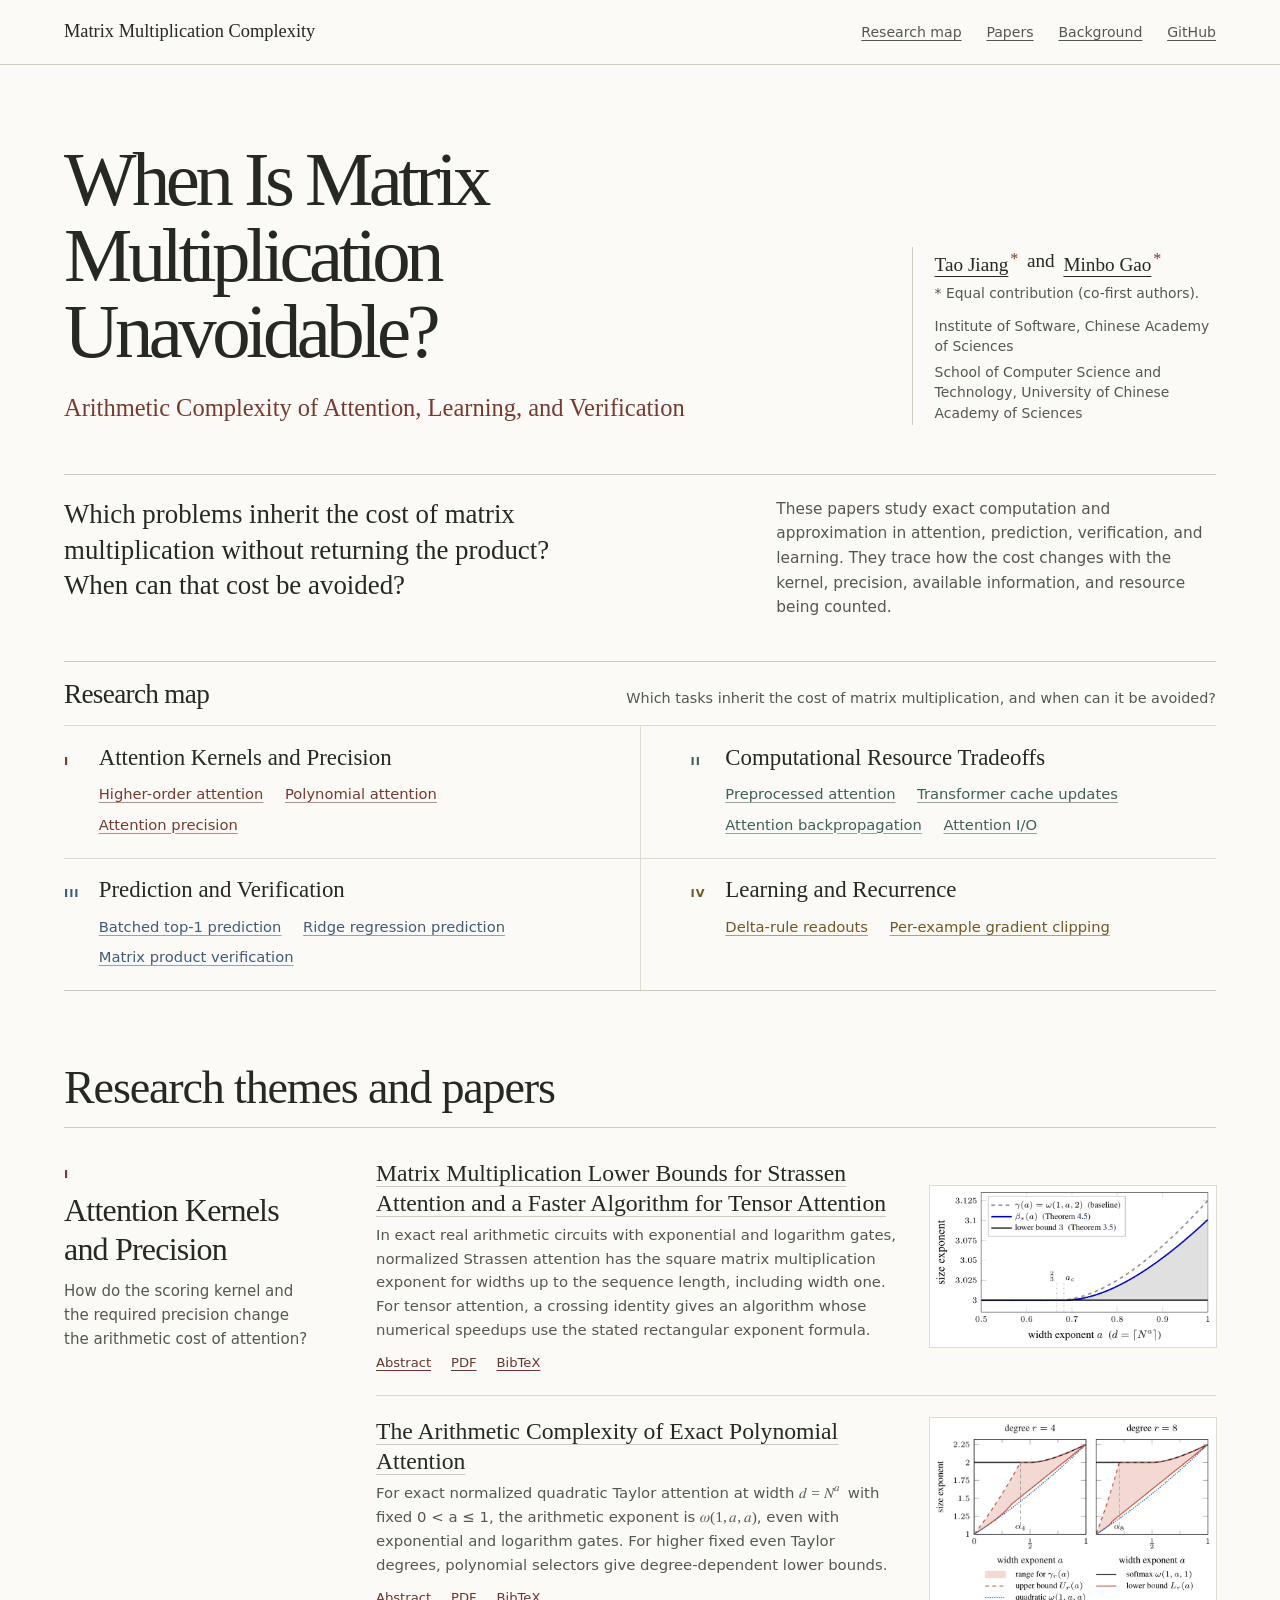
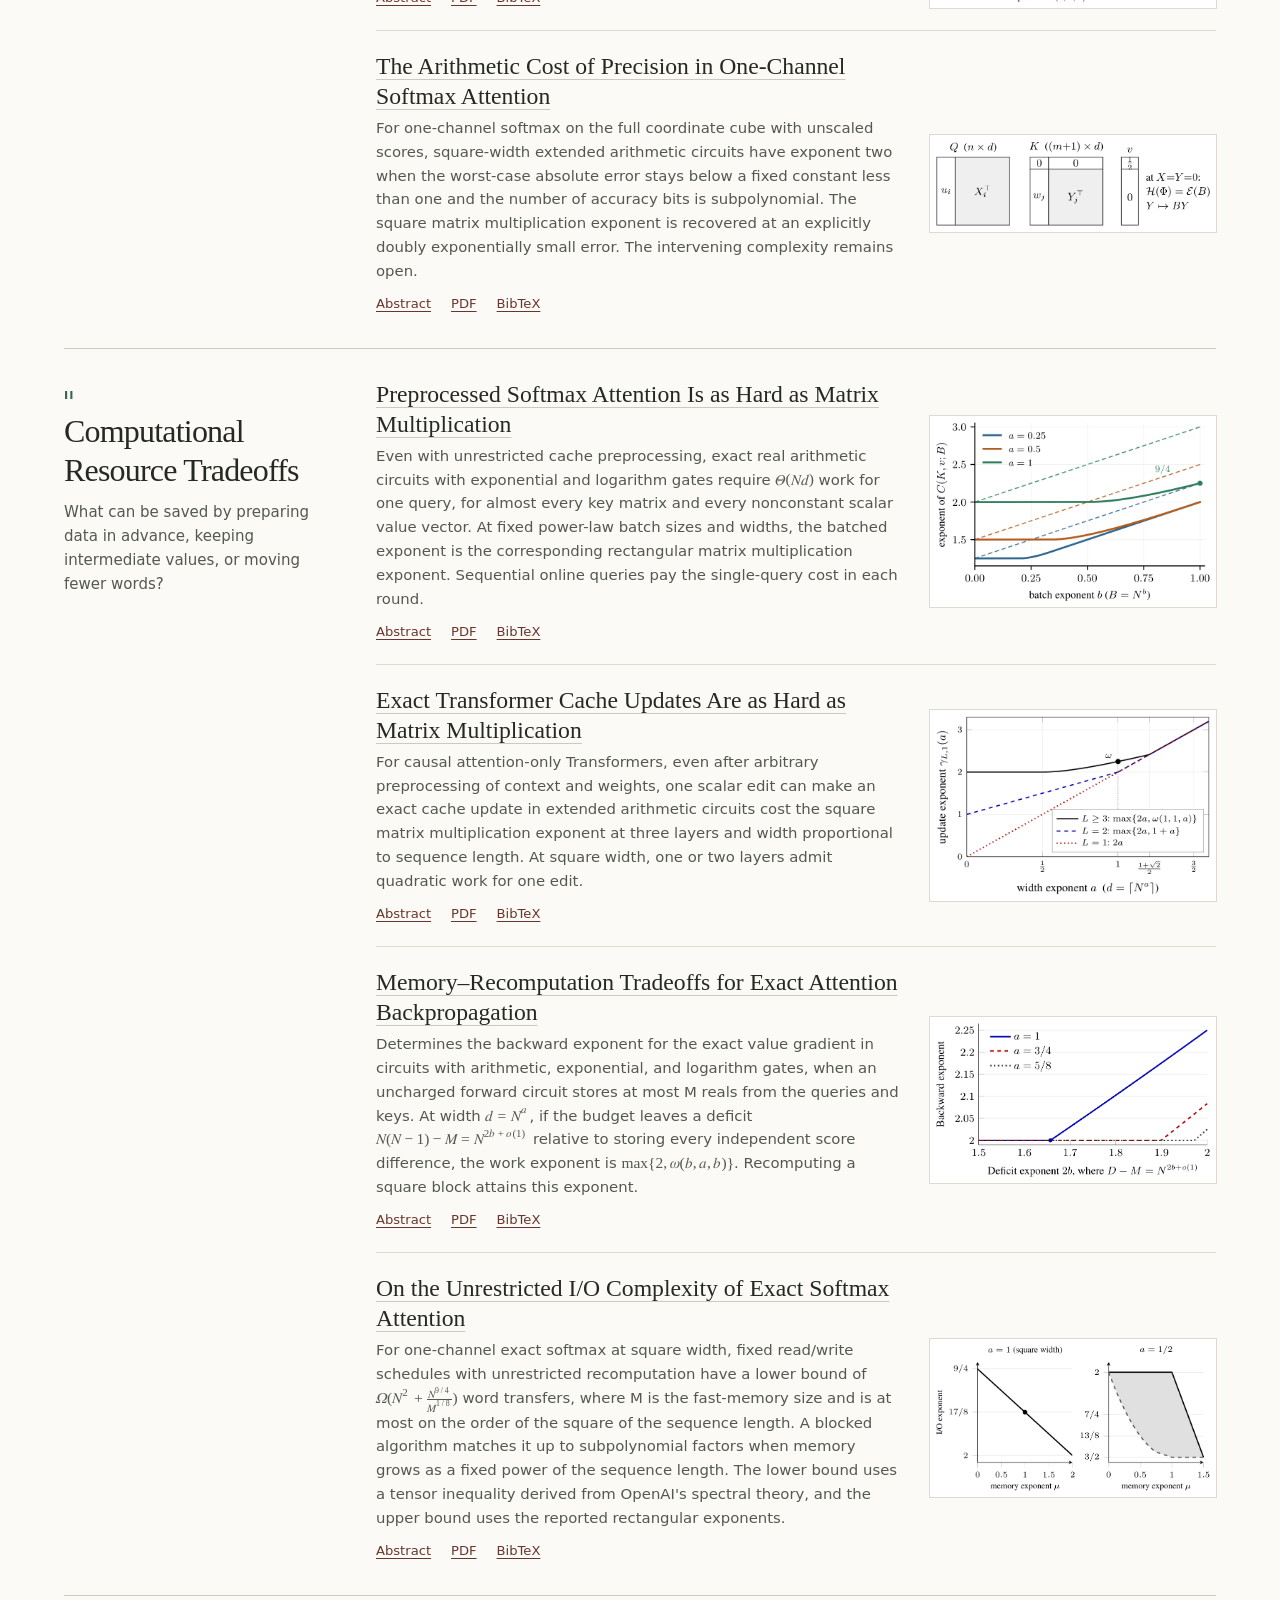
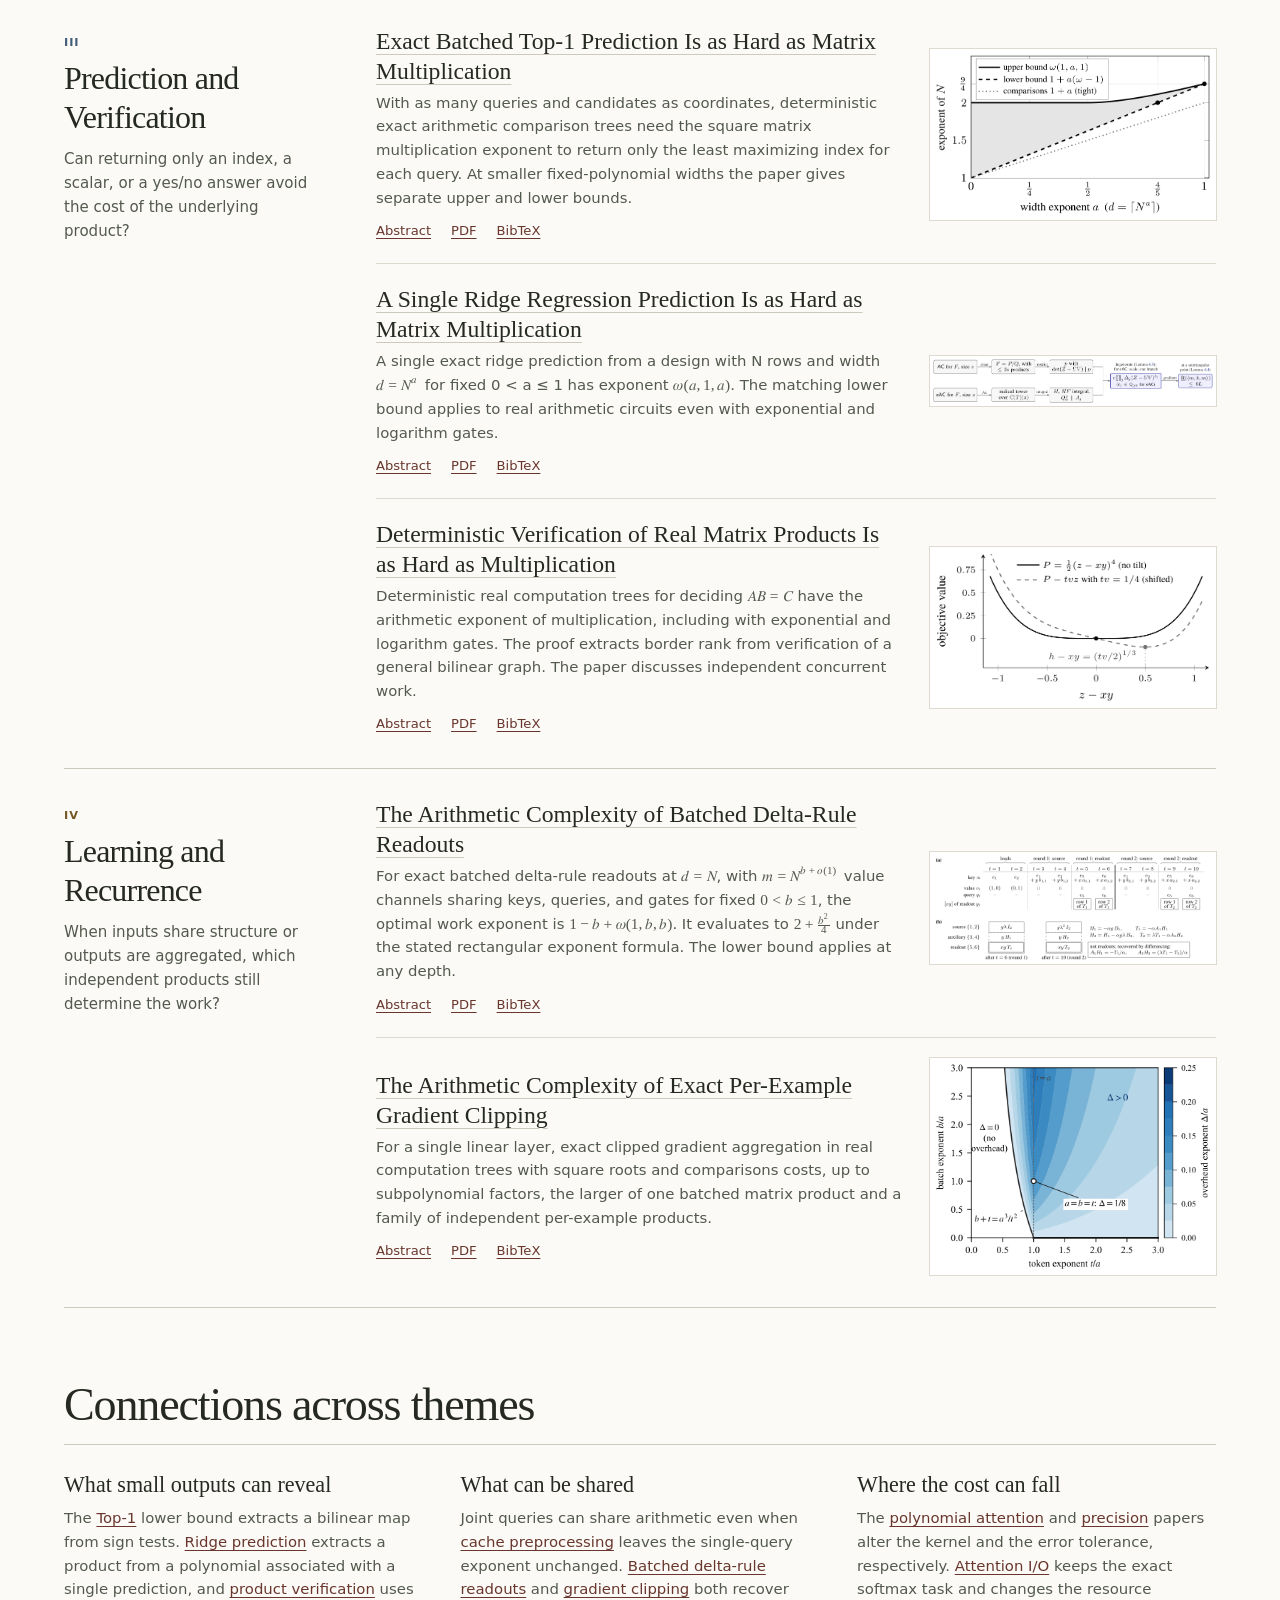
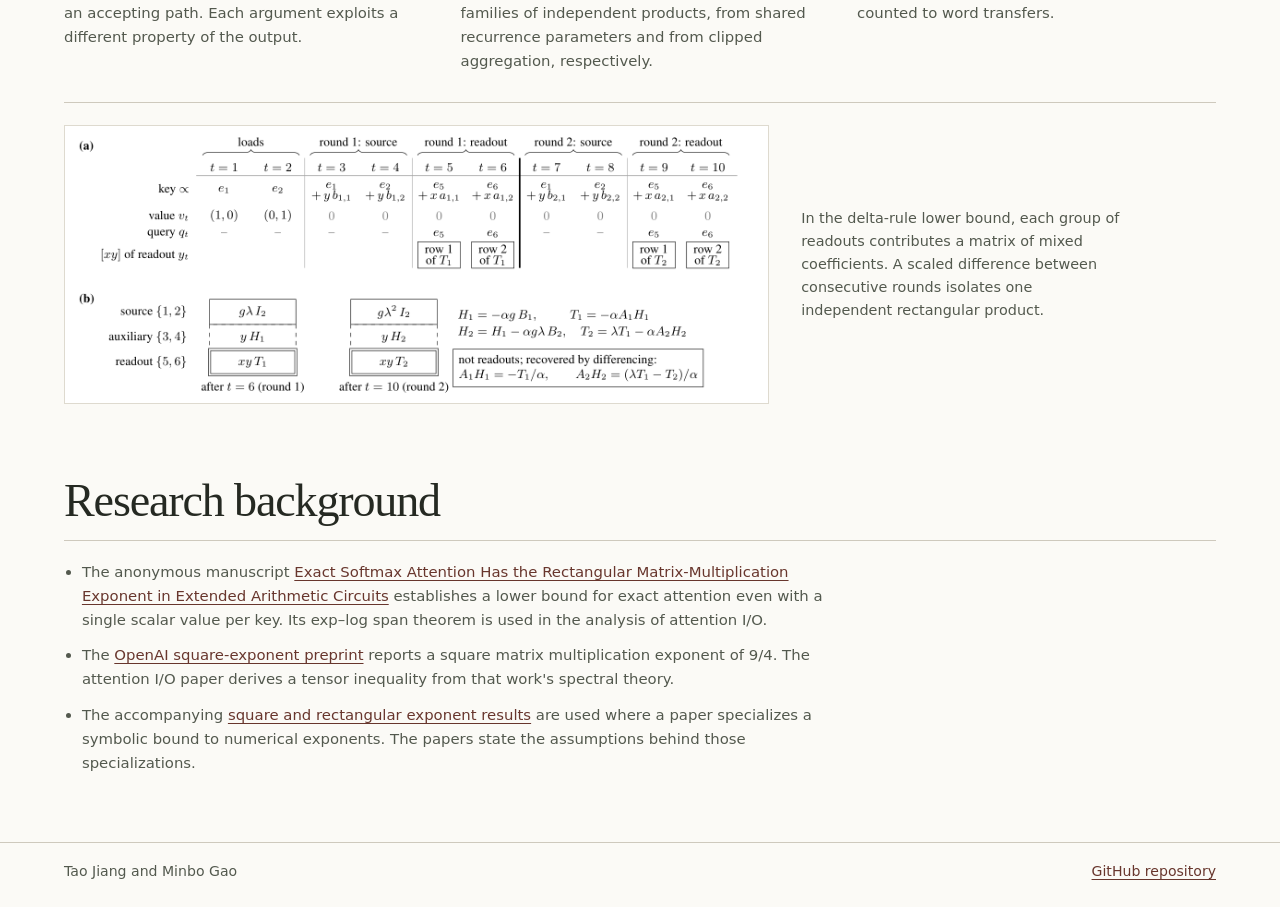
<file: index.html>
<!doctype html>
<html lang="en">
<head>
  <meta charset="utf-8">
  <meta name="viewport" content="width=device-width, initial-scale=1">
  <meta name="color-scheme" content="light dark">
  <title>When Is Matrix Multiplication Unavoidable?</title>
  <meta name="description" content="Arithmetic Complexity of Attention, Learning, and Verification. Research by Tao Jiang and Minbo Gao.">
  <link rel="canonical" href="https://jiangxioabai.github.io/matrix-multiplication-complexity/">
  <link rel="stylesheet" href="assets/research.css">
</head>
<body>
  <a class="skip" href="#main">Skip to content</a>
  <header class="masthead">
    <div class="shell masthead-inner">
      <a class="site-name" href="./">Matrix Multiplication Complexity</a>
      <nav class="primary-nav" aria-label="Site navigation">
        <a href="#research-map">Research map</a>
        <a href="#paper-index">Papers</a>
        <a href="#research-background">Background</a>
        <a href="https://github.com/jiangxioabai/matrix-multiplication-complexity">GitHub</a>
      </nav>
    </div>
  </header>
  <main id="main" class="shell">
    <header class="hero">
      <div>
        <h1>When Is Matrix Multiplication Unavoidable?</h1>
        <p class="subtitle">Arithmetic Complexity of Attention, Learning, and Verification</p>
      </div>
      <div class="byline">
        <p class="authors"><span><a href="mailto:jiangt@ios.ac.cn">Tao Jiang</a><sup>*</sup></span> and <span><a href="mailto:gaomb@ios.ac.cn">Minbo Gao</a><sup>*</sup></span></p>
        <p class="credit">* Equal contribution (co-first authors).</p>
        <p class="affiliations">Institute of Software, Chinese Academy of Sciences</p>
        <p class="affiliations">School of Computer Science and Technology, University of Chinese Academy of Sciences</p>
      </div>
    </header>
    <section class="overview" aria-label="Research overview">
      <p class="question">Which problems inherit the cost of matrix multiplication without returning the product? When can that cost be avoided?</p>
      <p class="overview-copy">These papers study exact computation and approximation in attention, prediction, verification, and learning. They trace how the cost changes with the kernel, precision, available information, and resource being counted.</p>
    </section>
    <section class="research-map" id="research-map" aria-labelledby="map-title">
      <div class="map-heading">
        <h2 id="map-title">Research map</h2>
        <p class="map-question">Which tasks inherit the cost of matrix multiplication, and when can it be avoided?</p>
      </div>
      <div class="map-grid">
        <section class="map-theme theme-kernels" aria-labelledby="map-kernels">
          <h3 id="map-kernels"><span class="theme-index" aria-hidden="true">I</span><a href="#attention">Attention Kernels and Precision</a></h3>
          <ul>
            <li><a href="preprints/strassen-and-tensor-attention/">Higher-order attention</a></li>
            <li><a href="preprints/exact-polynomial-attention/">Polynomial attention</a></li>
            <li><a href="preprints/arbitrarily-accurate-softmax-attention/">Attention precision</a></li>
          </ul>
        </section>
        <section class="map-theme theme-resources" aria-labelledby="map-resources">
          <h3 id="map-resources"><span class="theme-index" aria-hidden="true">II</span><a href="#resources">Computational Resource Tradeoffs</a></h3>
          <ul>
            <li><a href="preprints/preprocessed-softmax-attention/">Preprocessed attention</a></li>
            <li><a href="preprints/exact-transformer-cache-updates/">Transformer cache updates</a></li>
            <li><a href="preprints/memory-recomputation-attention/">Attention backpropagation</a></li>
            <li><a href="preprints/unrestricted-attention-io/">Attention I/O</a></li>
          </ul>
        </section>
        <section class="map-theme theme-prediction" aria-labelledby="map-prediction">
          <h3 id="map-prediction"><span class="theme-index" aria-hidden="true">III</span><a href="#related-computations">Prediction and Verification</a></h3>
          <ul>
            <li><a href="preprints/exact-batched-top1/">Batched top-1 prediction</a></li>
            <li><a href="preprints/exact-ridge-prediction/">Ridge regression prediction</a></li>
            <li><a href="preprints/deterministic-matrix-product-verification/">Matrix product verification</a></li>
          </ul>
        </section>
        <section class="map-theme theme-learning" aria-labelledby="map-learning">
          <h3 id="map-learning"><span class="theme-index" aria-hidden="true">IV</span><a href="#learning">Learning and Recurrence</a></h3>
          <ul>
            <li><a href="preprints/delta-rule-work-depth/">Delta-rule readouts</a></li>
            <li><a href="preprints/exact-per-example-gradient-clipping/">Per-example gradient clipping</a></li>
          </ul>
        </section>
      </div>
    </section>
    <section id="paper-index" aria-labelledby="papers-title">
      <h2 id="papers-title" class="section-heading">Research themes and papers</h2>
      <section class="paper-theme theme-kernels" id="attention" aria-labelledby="theme-kernels">
        <div class="theme-heading">
          <span class="theme-index" aria-hidden="true">I</span>
          <h3 id="theme-kernels">Attention Kernels and Precision</h3>
          <p>How do the scoring kernel and the required precision change the arithmetic cost of attention?</p>
        </div>
        <ul class="paper-list">
          <li class="paper-entry">
            <div class="paper-copy">
              <h4><a href="preprints/strassen-and-tensor-attention/">Matrix Multiplication Lower Bounds for Strassen Attention and a Faster Algorithm for Tensor Attention</a></h4>
              <p>In exact real arithmetic circuits with exponential and logarithm gates, normalized Strassen attention has the square matrix multiplication exponent for widths up to the sequence length, including width one. For tensor attention, a crossing identity gives an algorithm whose numerical speedups use the stated rectangular exponent formula.</p>
              <div class="paper-links">
                <a href="preprints/strassen-and-tensor-attention/" aria-label="Abstract for Matrix Multiplication Lower Bounds for Strassen Attention and a Faster Algorithm for Tensor Attention">Abstract</a>
                <a href="preprints/strassen-and-tensor-attention/paper.pdf" aria-label="PDF for Matrix Multiplication Lower Bounds for Strassen Attention and a Faster Algorithm for Tensor Attention">PDF</a>
                <a href="preprints/strassen-and-tensor-attention/#citation" aria-label="BibTeX for Matrix Multiplication Lower Bounds for Strassen Attention and a Faster Algorithm for Tensor Attention">BibTeX</a>
              </div>
            </div>
            <a class="paper-preview" href="preprints/strassen-and-tensor-attention/figure.png" title="Open full-size figure">
              <img src="preprints/strassen-and-tensor-attention/figure.png" width="812" height="459" alt="Tensor-attention size exponent versus width exponent" loading="lazy" decoding="async">
            </a>
          </li>
          <li class="paper-entry">
            <div class="paper-copy">
              <h4><a href="preprints/exact-polynomial-attention/">The Arithmetic Complexity of Exact Polynomial Attention</a></h4>
              <p>For exact normalized quadratic Taylor attention at width <math xmlns="http://www.w3.org/1998/Math/MathML"><mrow><mi>d</mi><mo>=</mo><msup><mi>N</mi><mi>a</mi></msup></mrow></math> with fixed 0 &lt; a ≤ 1, the arithmetic exponent is <math xmlns="http://www.w3.org/1998/Math/MathML"><mrow><mi>ω</mi><mo>(</mo><mn>1</mn><mo>,</mo><mi>a</mi><mo>,</mo><mi>a</mi><mo>)</mo></mrow></math>, even with exponential and logarithm gates. For higher fixed even Taylor degrees, polynomial selectors give degree-dependent lower bounds.</p>
              <div class="paper-links">
                <a href="preprints/exact-polynomial-attention/" aria-label="Abstract for The Arithmetic Complexity of Exact Polynomial Attention">Abstract</a>
                <a href="preprints/exact-polynomial-attention/paper.pdf" aria-label="PDF for The Arithmetic Complexity of Exact Polynomial Attention">PDF</a>
                <a href="preprints/exact-polynomial-attention/#citation" aria-label="BibTeX for The Arithmetic Complexity of Exact Polynomial Attention">BibTeX</a>
              </div>
            </div>
            <a class="paper-preview" href="preprints/exact-polynomial-attention/figure.png" title="Open full-size figure">
              <img src="preprints/exact-polynomial-attention/figure.png" width="818" height="544" alt="Arithmetic exponent bounds for degree-four and degree-eight polynomial attention" loading="lazy" decoding="async">
            </a>
          </li>
          <li class="paper-entry">
            <div class="paper-copy">
              <h4><a href="preprints/arbitrarily-accurate-softmax-attention/">The Arithmetic Cost of Precision in One-Channel Softmax Attention</a></h4>
              <p>For one-channel softmax on the full coordinate cube with unscaled scores, square-width extended arithmetic circuits have exponent two when the worst-case absolute error stays below a fixed constant less than one and the number of accuracy bits is subpolynomial. The square matrix multiplication exponent is recovered at an explicitly doubly exponentially small error. The intervening complexity remains open.</p>
              <div class="paper-links">
                <a href="preprints/arbitrarily-accurate-softmax-attention/" aria-label="Abstract for The Arithmetic Cost of Precision in One-Channel Softmax Attention">Abstract</a>
                <a href="preprints/arbitrarily-accurate-softmax-attention/paper.pdf" aria-label="PDF for The Arithmetic Cost of Precision in One-Channel Softmax Attention">PDF</a>
                <a href="preprints/arbitrarily-accurate-softmax-attention/#citation" aria-label="BibTeX for The Arithmetic Cost of Precision in One-Channel Softmax Attention">BibTeX</a>
              </div>
            </div>
            <a class="paper-preview" href="preprints/arbitrarily-accurate-softmax-attention/figure.png" title="Open full-size figure">
              <img src="preprints/arbitrarily-accurate-softmax-attention/figure.png" width="814" height="275" alt="Query and key matrices used as marker inputs in the lower-bound proof" loading="lazy" decoding="async">
            </a>
          </li>
        </ul>
      </section>
      <section class="paper-theme theme-resources" id="resources" aria-labelledby="theme-resources">
        <div class="theme-heading">
          <span class="theme-index" aria-hidden="true">II</span>
          <h3 id="theme-resources">Computational Resource Tradeoffs</h3>
          <p>What can be saved by preparing data in advance, keeping intermediate values, or moving fewer words?</p>
        </div>
        <ul class="paper-list">
          <li class="paper-entry">
            <div class="paper-copy">
              <h4><a href="preprints/preprocessed-softmax-attention/">Preprocessed Softmax Attention Is as Hard as Matrix Multiplication</a></h4>
              <p>Even with unrestricted cache preprocessing, exact real arithmetic circuits with exponential and logarithm gates require <math xmlns="http://www.w3.org/1998/Math/MathML"><mrow><mi>Θ</mi><mo>(</mo><mi>N</mi><mi>d</mi><mo>)</mo></mrow></math> work for one query, for almost every key matrix and every nonconstant scalar value vector. At fixed power-law batch sizes and widths, the batched exponent is the corresponding rectangular matrix multiplication exponent. Sequential online queries pay the single-query cost in each round.</p>
              <div class="paper-links">
                <a href="preprints/preprocessed-softmax-attention/" aria-label="Abstract for Preprocessed Softmax Attention Is as Hard as Matrix Multiplication">Abstract</a>
                <a href="preprints/preprocessed-softmax-attention/paper.pdf" aria-label="PDF for Preprocessed Softmax Attention Is as Hard as Matrix Multiplication">PDF</a>
                <a href="preprints/preprocessed-softmax-attention/#citation" aria-label="BibTeX for Preprocessed Softmax Attention Is as Hard as Matrix Multiplication">BibTeX</a>
              </div>
            </div>
            <a class="paper-preview" href="preprints/preprocessed-softmax-attention/figure.png" title="Open full-size figure">
              <img src="preprints/preprocessed-softmax-attention/figure.png" width="806" height="540" alt="Arithmetic exponents versus query batch size for three key widths" loading="lazy" decoding="async">
            </a>
          </li>
          <li class="paper-entry">
            <div class="paper-copy">
              <h4><a href="preprints/exact-transformer-cache-updates/">Exact Transformer Cache Updates Are as Hard as Matrix Multiplication</a></h4>
              <p>For causal attention-only Transformers, even after arbitrary preprocessing of context and weights, one scalar edit can make an exact cache update in extended arithmetic circuits cost the square matrix multiplication exponent at three layers and width proportional to sequence length. At square width, one or two layers admit quadratic work for one edit.</p>
              <div class="paper-links">
                <a href="preprints/exact-transformer-cache-updates/" aria-label="Abstract for Exact Transformer Cache Updates Are as Hard as Matrix Multiplication">Abstract</a>
                <a href="preprints/exact-transformer-cache-updates/paper.pdf" aria-label="PDF for Exact Transformer Cache Updates Are as Hard as Matrix Multiplication">PDF</a>
                <a href="preprints/exact-transformer-cache-updates/#citation" aria-label="BibTeX for Exact Transformer Cache Updates Are as Hard as Matrix Multiplication">BibTeX</a>
              </div>
            </div>
            <a class="paper-preview" href="preprints/exact-transformer-cache-updates/figure.png" title="Open full-size figure">
              <img src="preprints/exact-transformer-cache-updates/figure.png" width="760" height="510" alt="Exact cache-update exponents versus width for one, two, and at least three layers" loading="lazy" decoding="async">
            </a>
          </li>
          <li class="paper-entry">
            <div class="paper-copy">
              <h4><a href="preprints/memory-recomputation-attention/">Memory–Recomputation Tradeoffs for Exact Attention Backpropagation</a></h4>
              <p>Determines the backward exponent for the exact value gradient in circuits with arithmetic, exponential, and logarithm gates, when an uncharged forward circuit stores at most M reals from the queries and keys. At width <math xmlns="http://www.w3.org/1998/Math/MathML"><mrow><mi>d</mi><mo>=</mo><msup><mi>N</mi><mi>a</mi></msup></mrow></math>, if the budget leaves a deficit <math xmlns="http://www.w3.org/1998/Math/MathML"><mrow><mi>N</mi><mo>(</mo><mi>N</mi><mo>−</mo><mn>1</mn><mo>)</mo><mo>−</mo><mi>M</mi><mo>=</mo><msup><mi>N</mi><mrow><mn>2</mn><mi>b</mi><mo>+</mo><mrow><mi>o</mi><mo>(</mo><mn>1</mn><mo>)</mo></mrow></mrow></msup></mrow></math> relative to storing every independent score difference, the work exponent is <math xmlns="http://www.w3.org/1998/Math/MathML"><mrow><mi>max</mi><mo>{</mo><mn>2</mn><mo>,</mo><mrow><mi>ω</mi><mo>(</mo><mi>b</mi><mo>,</mo><mi>a</mi><mo>,</mo><mi>b</mi><mo>)</mo></mrow><mo>}</mo></mrow></math>. Recomputing a square block attains this exponent.</p>
              <div class="paper-links">
                <a href="preprints/memory-recomputation-attention/" aria-label="Abstract for Memory–Recomputation Tradeoffs for Exact Attention Backpropagation">Abstract</a>
                <a href="preprints/memory-recomputation-attention/paper.pdf" aria-label="PDF for Memory–Recomputation Tradeoffs for Exact Attention Backpropagation">PDF</a>
                <a href="preprints/memory-recomputation-attention/#citation" aria-label="BibTeX for Memory–Recomputation Tradeoffs for Exact Attention Backpropagation">BibTeX</a>
              </div>
            </div>
            <a class="paper-preview" href="preprints/memory-recomputation-attention/figure.png" title="Open full-size figure">
              <img src="preprints/memory-recomputation-attention/figure.png" width="805" height="467" alt="Backward-pass exponent versus the number of unstored score differences" loading="lazy" decoding="async">
            </a>
          </li>
          <li class="paper-entry">
            <div class="paper-copy">
              <h4><a href="preprints/unrestricted-attention-io/">On the Unrestricted I/O Complexity of Exact Softmax Attention</a></h4>
              <p>For one-channel exact softmax at square width, fixed read/write schedules with unrestricted recomputation have a lower bound of <math xmlns="http://www.w3.org/1998/Math/MathML"><mrow><mi>Ω</mi><mo>(</mo><msup><mi>N</mi><mn>2</mn></msup><mo>+</mo><mfrac><msup><mi>N</mi><mrow><mn>9</mn><mo>/</mo><mn>4</mn></mrow></msup><msup><mi>M</mi><mrow><mn>1</mn><mo>/</mo><mn>8</mn></mrow></msup></mfrac><mo>)</mo></mrow></math> word transfers, where M is the fast-memory size and is at most on the order of the square of the sequence length. A blocked algorithm matches it up to subpolynomial factors when memory grows as a fixed power of the sequence length. The lower bound uses a tensor inequality derived from OpenAI&#x27;s spectral theory, and the upper bound uses the reported rectangular exponents.</p>
              <div class="paper-links">
                <a href="preprints/unrestricted-attention-io/" aria-label="Abstract for On the Unrestricted I/O Complexity of Exact Softmax Attention">Abstract</a>
                <a href="preprints/unrestricted-attention-io/paper.pdf" aria-label="PDF for On the Unrestricted I/O Complexity of Exact Softmax Attention">PDF</a>
                <a href="preprints/unrestricted-attention-io/#citation" aria-label="BibTeX for On the Unrestricted I/O Complexity of Exact Softmax Attention">BibTeX</a>
              </div>
            </div>
            <a class="paper-preview" href="preprints/unrestricted-attention-io/figure.png" title="Open full-size figure">
              <img src="preprints/unrestricted-attention-io/figure.png" width="799" height="440" alt="I/O exponents versus fast-memory size at square and smaller widths" loading="lazy" decoding="async">
            </a>
          </li>
        </ul>
      </section>
      <section class="paper-theme theme-prediction" id="related-computations" aria-labelledby="theme-prediction">
        <div class="theme-heading">
          <span class="theme-index" aria-hidden="true">III</span>
          <h3 id="theme-prediction">Prediction and Verification</h3>
          <p>Can returning only an index, a scalar, or a yes/no answer avoid the cost of the underlying product?</p>
        </div>
        <ul class="paper-list">
          <li class="paper-entry">
            <div class="paper-copy">
              <h4><a href="preprints/exact-batched-top1/">Exact Batched Top-1 Prediction Is as Hard as Matrix Multiplication</a></h4>
              <p>With as many queries and candidates as coordinates, deterministic exact arithmetic comparison trees need the square matrix multiplication exponent to return only the least maximizing index for each query. At smaller fixed-polynomial widths the paper gives separate upper and lower bounds.</p>
              <div class="paper-links">
                <a href="preprints/exact-batched-top1/" aria-label="Abstract for Exact Batched Top-1 Prediction Is as Hard as Matrix Multiplication">Abstract</a>
                <a href="preprints/exact-batched-top1/paper.pdf" aria-label="PDF for Exact Batched Top-1 Prediction Is as Hard as Matrix Multiplication">PDF</a>
                <a href="preprints/exact-batched-top1/#citation" aria-label="BibTeX for Exact Batched Top-1 Prediction Is as Hard as Matrix Multiplication">BibTeX</a>
              </div>
            </div>
            <a class="paper-preview" href="preprints/exact-batched-top1/figure.png" title="Open full-size figure">
              <img src="preprints/exact-batched-top1/figure.png" width="773" height="462" alt="Arithmetic and comparison bounds as query width changes" loading="lazy" decoding="async">
            </a>
          </li>
          <li class="paper-entry">
            <div class="paper-copy">
              <h4><a href="preprints/exact-ridge-prediction/">A Single Ridge Regression Prediction Is as Hard as Matrix Multiplication</a></h4>
              <p>A single exact ridge prediction from a design with N rows and width <math xmlns="http://www.w3.org/1998/Math/MathML"><mrow><mi>d</mi><mo>=</mo><msup><mi>N</mi><mi>a</mi></msup></mrow></math> for fixed 0 &lt; a ≤ 1 has exponent <math xmlns="http://www.w3.org/1998/Math/MathML"><mrow><mi>ω</mi><mo>(</mo><mi>a</mi><mo>,</mo><mn>1</mn><mo>,</mo><mi>a</mi><mo>)</mo></mrow></math>. The matching lower bound applies to real arithmetic circuits even with exponential and logarithm gates.</p>
              <div class="paper-links">
                <a href="preprints/exact-ridge-prediction/" aria-label="Abstract for A Single Ridge Regression Prediction Is as Hard as Matrix Multiplication">Abstract</a>
                <a href="preprints/exact-ridge-prediction/paper.pdf" aria-label="PDF for A Single Ridge Regression Prediction Is as Hard as Matrix Multiplication">PDF</a>
                <a href="preprints/exact-ridge-prediction/#citation" aria-label="BibTeX for A Single Ridge Regression Prediction Is as Hard as Matrix Multiplication">BibTeX</a>
              </div>
            </div>
            <a class="paper-preview" href="preprints/exact-ridge-prediction/figure.png" title="Open full-size figure">
              <img src="preprints/exact-ridge-prediction/figure.png" width="1422" height="248" alt="Proof structure for the lower bounds in arithmetic and extended arithmetic circuits" loading="lazy" decoding="async">
            </a>
          </li>
          <li class="paper-entry">
            <div class="paper-copy">
              <h4><a href="preprints/deterministic-matrix-product-verification/">Deterministic Verification of Real Matrix Products Is as Hard as Multiplication</a></h4>
              <p>Deterministic real computation trees for deciding <math xmlns="http://www.w3.org/1998/Math/MathML"><mrow><mi>A</mi><mi>B</mi><mo>=</mo><mi>C</mi></mrow></math> have the arithmetic exponent of multiplication, including with exponential and logarithm gates. The proof extracts border rank from verification of a general bilinear graph. The paper discusses independent concurrent work.</p>
              <div class="paper-links">
                <a href="preprints/deterministic-matrix-product-verification/" aria-label="Abstract for Deterministic Verification of Real Matrix Products Is as Hard as Multiplication">Abstract</a>
                <a href="preprints/deterministic-matrix-product-verification/paper.pdf" aria-label="PDF for Deterministic Verification of Real Matrix Products Is as Hard as Multiplication">PDF</a>
                <a href="preprints/deterministic-matrix-product-verification/#citation" aria-label="BibTeX for Deterministic Verification of Real Matrix Products Is as Hard as Multiplication">BibTeX</a>
              </div>
            </div>
            <a class="paper-preview" href="preprints/deterministic-matrix-product-verification/figure.png" title="Open full-size figure">
              <img src="preprints/deterministic-matrix-product-verification/figure.png" width="734" height="413" alt="Residual potential before and after a linear tilt" loading="lazy" decoding="async">
            </a>
          </li>
        </ul>
      </section>
      <section class="paper-theme theme-learning" id="learning" aria-labelledby="theme-learning">
        <div class="theme-heading">
          <span class="theme-index" aria-hidden="true">IV</span>
          <h3 id="theme-learning">Learning and Recurrence</h3>
          <p>When inputs share structure or outputs are aggregated, which independent products still determine the work?</p>
        </div>
        <ul class="paper-list">
          <li class="paper-entry">
            <div class="paper-copy">
              <h4><a href="preprints/delta-rule-work-depth/">The Arithmetic Complexity of Batched Delta-Rule Readouts</a></h4>
              <p>For exact batched delta-rule readouts at <math xmlns="http://www.w3.org/1998/Math/MathML"><mrow><mi>d</mi><mo>=</mo><mi>N</mi></mrow></math>, with <math xmlns="http://www.w3.org/1998/Math/MathML"><mrow><mi>m</mi><mo>=</mo><msup><mi>N</mi><mrow><mi>b</mi><mo>+</mo><mrow><mi>o</mi><mo>(</mo><mn>1</mn><mo>)</mo></mrow></mrow></msup></mrow></math> value channels sharing keys, queries, and gates for fixed <math xmlns="http://www.w3.org/1998/Math/MathML"><mrow><mn>0</mn><mo>&lt;</mo><mi>b</mi><mo>≤</mo><mn>1</mn></mrow></math>, the optimal work exponent is <math xmlns="http://www.w3.org/1998/Math/MathML"><mrow><mn>1</mn><mo>−</mo><mi>b</mi><mo>+</mo><mrow><mi>ω</mi><mo>(</mo><mn>1</mn><mo>,</mo><mi>b</mi><mo>,</mo><mi>b</mi><mo>)</mo></mrow></mrow></math>. It evaluates to <math xmlns="http://www.w3.org/1998/Math/MathML"><mrow><mn>2</mn><mo>+</mo><mrow><mfrac><msup><mi>b</mi><mn>2</mn></msup><mn>4</mn></mfrac></mrow></mrow></math> under the stated rectangular exponent formula. The lower bound applies at any depth.</p>
              <div class="paper-links">
                <a href="preprints/delta-rule-work-depth/" aria-label="Abstract for The Arithmetic Complexity of Batched Delta-Rule Readouts">Abstract</a>
                <a href="preprints/delta-rule-work-depth/paper.pdf" aria-label="PDF for The Arithmetic Complexity of Batched Delta-Rule Readouts">PDF</a>
                <a href="preprints/delta-rule-work-depth/#citation" aria-label="BibTeX for The Arithmetic Complexity of Batched Delta-Rule Readouts">BibTeX</a>
              </div>
            </div>
            <a class="paper-preview" href="assets/delta-rule-work-depth.png" title="Open full-size figure">
              <img src="assets/delta-rule-work-depth.png" width="1524" height="600" alt="Two rounds of the lower-bound construction for batched Delta Rule readouts" loading="lazy" decoding="async">
            </a>
          </li>
          <li class="paper-entry">
            <div class="paper-copy">
              <h4><a href="preprints/exact-per-example-gradient-clipping/">The Arithmetic Complexity of Exact Per-Example Gradient Clipping</a></h4>
              <p>For a single linear layer, exact clipped gradient aggregation in real computation trees with square roots and comparisons costs, up to subpolynomial factors, the larger of one batched matrix product and a family of independent per-example products.</p>
              <div class="paper-links">
                <a href="preprints/exact-per-example-gradient-clipping/" aria-label="Abstract for The Arithmetic Complexity of Exact Per-Example Gradient Clipping">Abstract</a>
                <a href="preprints/exact-per-example-gradient-clipping/paper.pdf" aria-label="PDF for The Arithmetic Complexity of Exact Per-Example Gradient Clipping">PDF</a>
                <a href="preprints/exact-per-example-gradient-clipping/#citation" aria-label="BibTeX for The Arithmetic Complexity of Exact Per-Example Gradient Clipping">BibTeX</a>
              </div>
            </div>
            <a class="paper-preview" href="preprints/exact-per-example-gradient-clipping/figure.png" title="Open full-size figure">
              <img src="preprints/exact-per-example-gradient-clipping/figure.png" width="804" height="613" alt="Overhead exponent for exact gradient clipping as token and batch exponents vary" loading="lazy" decoding="async">
            </a>
          </li>
        </ul>
      </section>
    </section>
    <section class="research-connections" id="connections" aria-labelledby="connections-title">
      <h2 id="connections-title" class="section-heading">Connections across themes</h2>
      <div class="connection-grid">
        <div>
          <h3>What small outputs can reveal</h3>
          <p>The <a href="preprints/exact-batched-top1/">Top-1</a> lower bound extracts a bilinear map from sign tests. <a href="preprints/exact-ridge-prediction/">Ridge prediction</a> extracts a product from a polynomial associated with a single prediction, and <a href="preprints/deterministic-matrix-product-verification/">product verification</a> uses an accepting path. Each argument exploits a different property of the output.</p>
        </div>
        <div>
          <h3>What can be shared</h3>
          <p>Joint queries can share arithmetic even when <a href="preprints/preprocessed-softmax-attention/">cache preprocessing</a> leaves the single-query exponent unchanged. <a href="preprints/delta-rule-work-depth/">Batched delta-rule readouts</a> and <a href="preprints/exact-per-example-gradient-clipping/">gradient clipping</a> both recover families of independent products, from shared recurrence parameters and from clipped aggregation, respectively.</p>
        </div>
        <div>
          <h3>Where the cost can fall</h3>
          <p>The <a href="preprints/exact-polynomial-attention/">polynomial attention</a> and <a href="preprints/arbitrarily-accurate-softmax-attention/">precision</a> papers alter the kernel and the error tolerance, respectively. <a href="preprints/unrestricted-attention-io/">Attention I/O</a> keeps the exact softmax task and changes the resource counted to word transfers.</p>
        </div>
      </div>
      <figure class="connection-figure">
        <a href="preprints/delta-rule-work-depth/#paper-figure"><img src="assets/delta-rule-work-depth.png" width="1524" height="600" alt="Two rounds of the delta-rule construction, showing how the mixed coefficients of the readouts recover two independent matrix products." loading="lazy"></a>
        <figcaption>In the delta-rule lower bound, each group of readouts contributes a matrix of mixed coefficients. A scaled difference between consecutive rounds isolates one independent rectangular product.</figcaption>
      </figure>
    </section>
    <section class="background" id="research-background" aria-labelledby="background-title">
      <h2 id="background-title" class="section-heading">Research background</h2>
      <ul class="background-list">
        <li>The anonymous manuscript <a href="https://openreview.net/forum?id=uZLZCV3OA6">Exact Softmax Attention Has the Rectangular Matrix-Multiplication Exponent in Extended Arithmetic Circuits</a> establishes a lower bound for exact attention even with a single scalar value per key. Its exp–log span theorem is used in the analysis of attention I/O.</li>
        <li>The <a href="https://github.com/openai/math/blob/main/preprints/The-matrix-multiplication-exponent-is-nine-fourths-November-24-2026/README.md">OpenAI square-exponent preprint</a> reports a square matrix multiplication exponent of 9/4. The attention I/O paper derives a tensor inequality from that work&#x27;s spectral theory.</li>
        <li>The accompanying <a href="https://github.com/openai/math/blob/main/lean/docs/107.md">square and rectangular exponent results</a> are used where a paper specializes a symbolic bound to numerical exponents. The papers state the assumptions behind those specializations.</li>
      </ul>
    </section>
  </main>
  <footer class="footer">
    <div class="shell footer-inner">
      <p>Tao Jiang and Minbo Gao</p>
      <a href="https://github.com/jiangxioabai/matrix-multiplication-complexity">GitHub repository</a>
    </div>
  </footer>
</body>
</html>
</file>
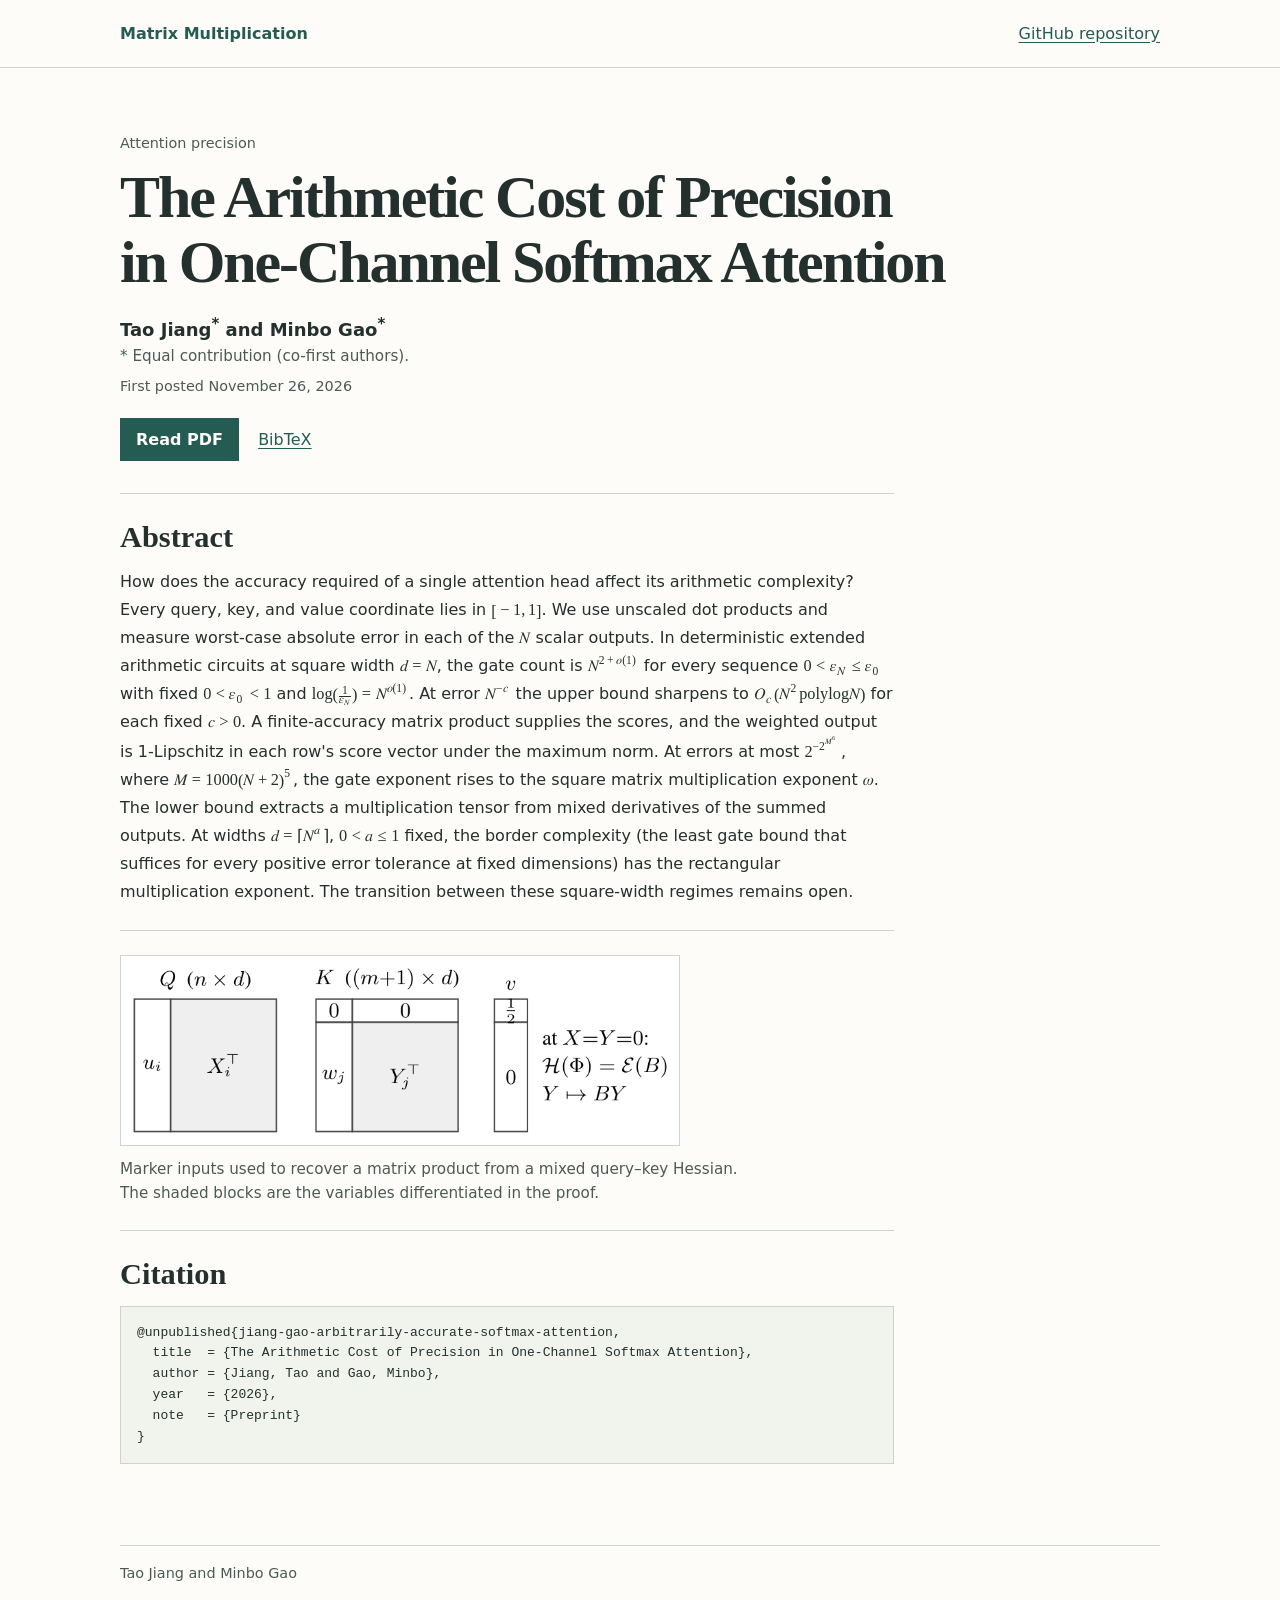
<file: preprints/arbitrarily-accurate-softmax-attention/index.html>
<!doctype html>
<html lang="en">
<head>
  <meta charset="utf-8">
  <meta name="viewport" content="width=device-width, initial-scale=1">
  <meta name="color-scheme" content="light dark">
  <title>The Arithmetic Cost of Precision in One-Channel Softmax Attention</title>
  <link rel="canonical" href="https://jiangxioabai.github.io/matrix-multiplication-complexity/preprints/arbitrarily-accurate-softmax-attention/">
  <link rel="stylesheet" href="../../assets/pages.css">
  <meta name="description" content="Abstract and PDF of The Arithmetic Cost of Precision in One-Channel Softmax Attention, a preprint by Tao Jiang and Minbo Gao.">
  <meta name="citation_title" content="The Arithmetic Cost of Precision in One-Channel Softmax Attention">
  <meta name="citation_author" content="Tao Jiang">
  <meta name="citation_author" content="Minbo Gao">
  <meta name="citation_publication_date" content="2026/11/26">
  <meta name="citation_pdf_url" content="https://jiangxioabai.github.io/matrix-multiplication-complexity/preprints/arbitrarily-accurate-softmax-attention/paper.pdf">
</head>
<body>
  <a class="skip" href="#main">Skip to content</a>
  <header class="masthead">
    <nav class="shell nav" aria-label="Site navigation">
      <a class="brand" href="../../">Matrix Multiplication</a>
      <a href="https://github.com/jiangxioabai/matrix-multiplication-complexity">GitHub repository</a>
    </nav>
  </header>
  <main id="main" class="shell paper">
    <header class="paper-heading">
      <p class="kicker">Attention precision</p>
      <h1>The Arithmetic Cost of Precision in One-Channel Softmax Attention</h1>
      <p class="authors">Tao Jiang<sup>*</sup> and Minbo Gao<sup>*</sup></p>
      <p class="credit">* Equal contribution (co-first authors).</p>
      <p class="publication-date">First posted <time datetime="2026-11-26">November 26, 2026</time></p>
      <div class="paper-links">
        <a class="action" href="paper.pdf" type="application/pdf">Read PDF</a>
        <a href="#citation">BibTeX</a>
      </div>
    </header>
    <section class="reading" aria-labelledby="abstract">
      <h2 id="abstract">Abstract</h2>
      <p>How does the accuracy required of a single attention head affect its arithmetic complexity? Every query, key, and value coordinate lies in <math xmlns="http://www.w3.org/1998/Math/MathML"><mrow><mo>[</mo><mo>−</mo><mn>1</mn><mo>,</mo><mn>1</mn><mo>]</mo></mrow></math>. We use unscaled dot products and measure worst-case absolute error in each of the <math xmlns="http://www.w3.org/1998/Math/MathML"><mrow><mi>N</mi></mrow></math> scalar outputs. In deterministic extended arithmetic circuits at square width <math xmlns="http://www.w3.org/1998/Math/MathML"><mrow><mi>d</mi><mo>=</mo><mi>N</mi></mrow></math>, the gate count is <math xmlns="http://www.w3.org/1998/Math/MathML"><mrow><msup><mi>N</mi><mrow><mn>2</mn><mo>+</mo><mi>o</mi><mo>(</mo><mn>1</mn><mo>)</mo></mrow></msup></mrow></math> for every sequence <math xmlns="http://www.w3.org/1998/Math/MathML"><mrow><mn>0</mn><mo>&lt;</mo><msub><mi>ε</mi><mi>N</mi></msub><mo>≤</mo><msub><mi>ε</mi><mn>0</mn></msub></mrow></math> with fixed <math xmlns="http://www.w3.org/1998/Math/MathML"><mrow><mn>0</mn><mo>&lt;</mo><msub><mi>ε</mi><mn>0</mn></msub><mo>&lt;</mo><mn>1</mn></mrow></math> and <math xmlns="http://www.w3.org/1998/Math/MathML"><mrow><mi>log</mi><mo>(</mo><mfrac><mn>1</mn><msub><mi>ε</mi><mi>N</mi></msub></mfrac><mo>)</mo><mo>=</mo><msup><mi>N</mi><mrow><mi>o</mi><mo>(</mo><mn>1</mn><mo>)</mo></mrow></msup></mrow></math>. At error <math xmlns="http://www.w3.org/1998/Math/MathML"><mrow><msup><mi>N</mi><mrow><mo>−</mo><mi>c</mi></mrow></msup></mrow></math> the upper bound sharpens to <math xmlns="http://www.w3.org/1998/Math/MathML"><mrow><msub><mi>O</mi><mi>c</mi></msub><mo>(</mo><msup><mi>N</mi><mn>2</mn></msup><mi>polylog</mi><mi>N</mi><mo>)</mo></mrow></math> for each fixed <math xmlns="http://www.w3.org/1998/Math/MathML"><mrow><mi>c</mi><mo>&gt;</mo><mn>0</mn></mrow></math>. A finite-accuracy matrix product supplies the scores, and the weighted output is 1-Lipschitz in each row&#x27;s score vector under the maximum norm. At errors at most <math xmlns="http://www.w3.org/1998/Math/MathML"><mrow><msup><mn>2</mn><mrow><mo>−</mo><msup><mn>2</mn><msup><mi>M</mi><mn>6</mn></msup></msup></mrow></msup></mrow></math>, where <math xmlns="http://www.w3.org/1998/Math/MathML"><mrow><mi>M</mi><mo>=</mo><mn>1000</mn><msup><mrow><mo>(</mo><mi>N</mi><mo>+</mo><mn>2</mn><mo>)</mo></mrow><mn>5</mn></msup></mrow></math>, the gate exponent rises to the square matrix multiplication exponent <math xmlns="http://www.w3.org/1998/Math/MathML"><mrow><mi>ω</mi></mrow></math>. The lower bound extracts a multiplication tensor from mixed derivatives of the summed outputs. At widths <math xmlns="http://www.w3.org/1998/Math/MathML"><mrow><mi>d</mi><mo>=</mo><mo>⌈</mo><msup><mi>N</mi><mi>a</mi></msup><mo>⌉</mo></mrow></math>, <math xmlns="http://www.w3.org/1998/Math/MathML"><mrow><mn>0</mn><mo>&lt;</mo><mi>a</mi><mo>≤</mo><mn>1</mn></mrow></math> fixed, the border complexity (the least gate bound that suffices for every positive error tolerance at fixed dimensions) has the rectangular multiplication exponent. The transition between these square-width regimes remains open.</p>
    </section>
    <figure class="reading paper-figure" id="paper-figure">
      <img src="figure.png" width="814" height="275" loading="lazy" alt="Query and key matrices used as marker inputs in the lower-bound proof">
      <figcaption>Marker inputs used to recover a matrix product from a mixed query–key Hessian. The shaded blocks are the variables differentiated in the proof.</figcaption>
    </figure>
    <section class="reading citation" aria-labelledby="citation">
      <h2 id="citation">Citation</h2>
      <pre><code>@unpublished{jiang-gao-arbitrarily-accurate-softmax-attention,
  title  = {The Arithmetic Cost of Precision in One-Channel Softmax Attention},
  author = {Jiang, Tao and Gao, Minbo},
  year   = {2026},
  note   = {Preprint}
}</code></pre>
    </section>
  </main>
  <footer class="shell footer">Tao Jiang and Minbo Gao</footer>
</body>
</html>
</file>
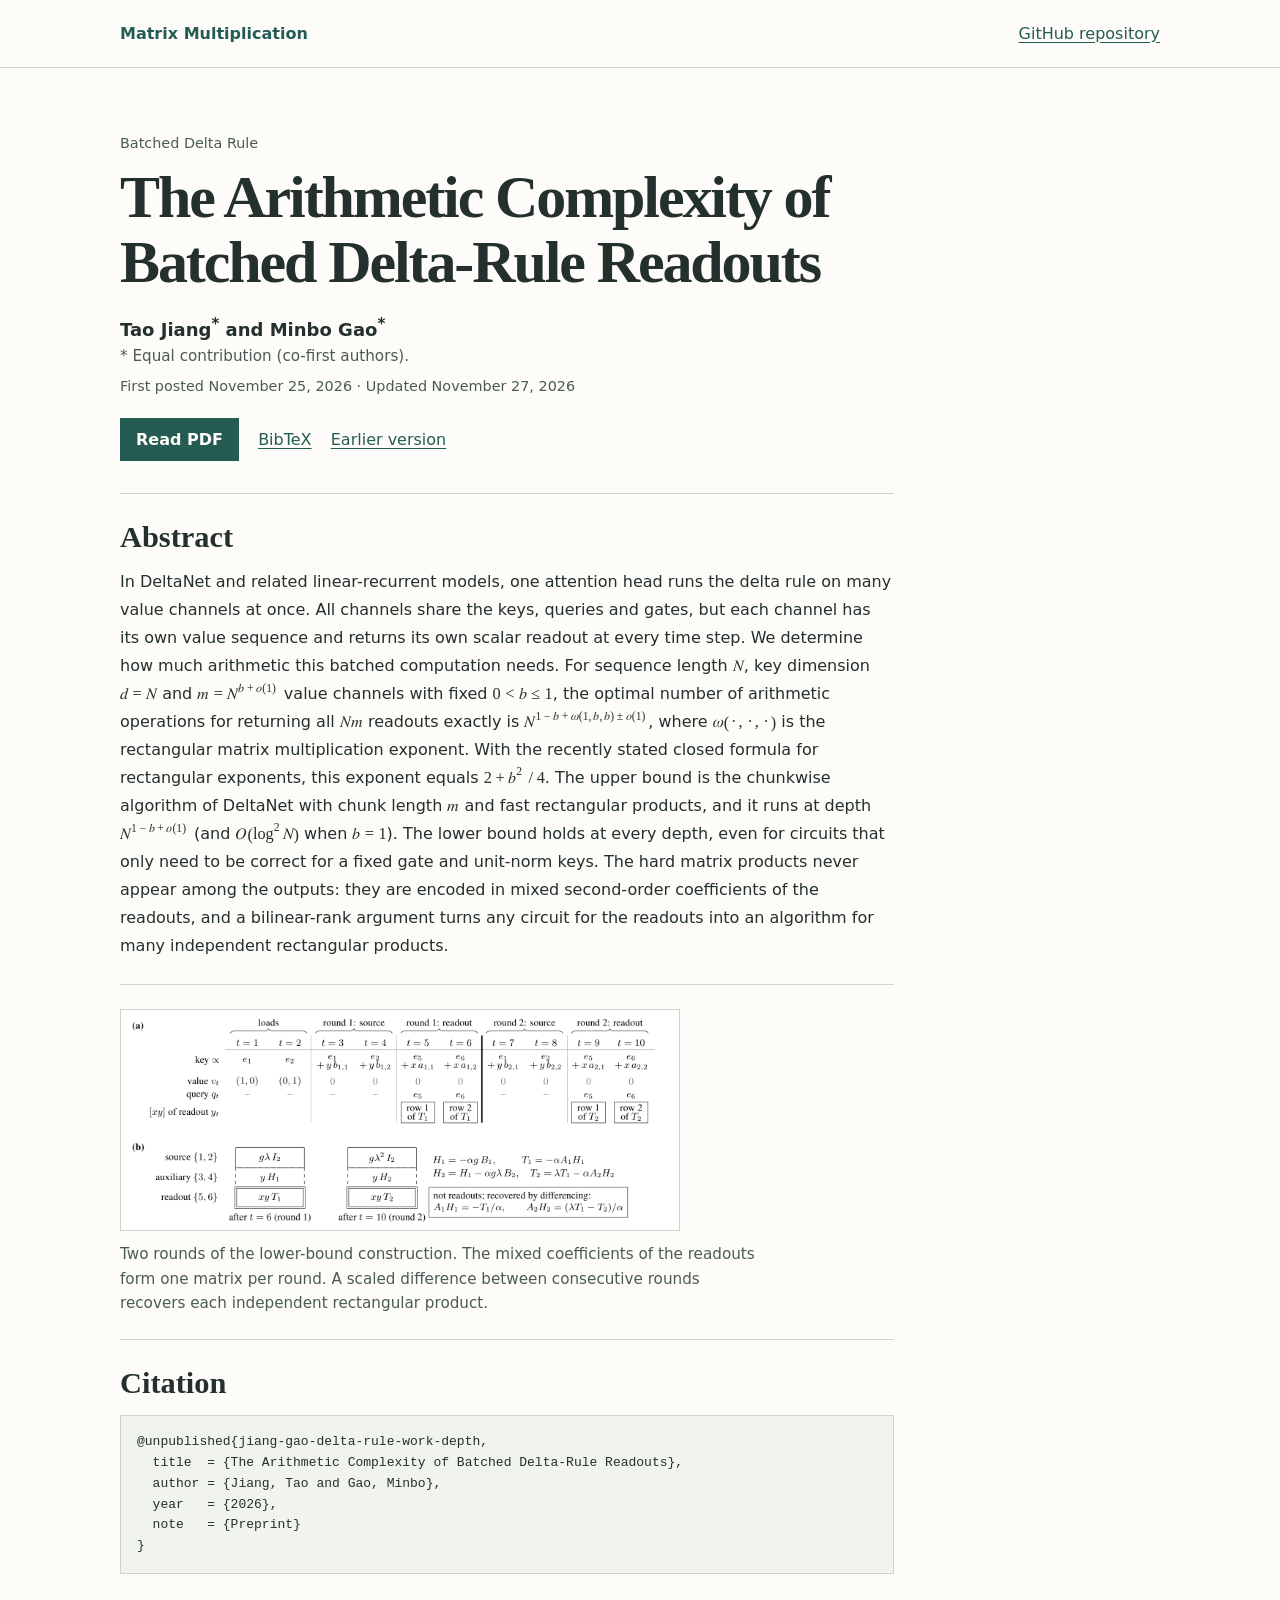
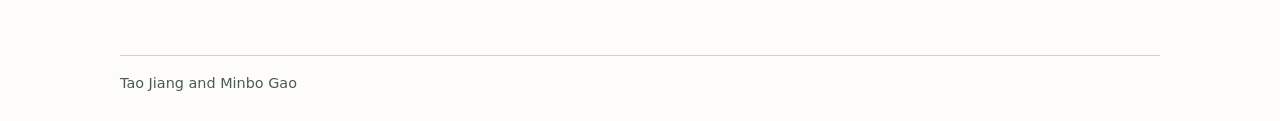
<file: preprints/delta-rule-work-depth/index.html>
<!doctype html>
<html lang="en">
<head>
  <meta charset="utf-8">
  <meta name="viewport" content="width=device-width, initial-scale=1">
  <meta name="color-scheme" content="light dark">
  <title>The Arithmetic Complexity of Batched Delta-Rule Readouts</title>
  <link rel="canonical" href="https://jiangxioabai.github.io/matrix-multiplication-complexity/preprints/delta-rule-work-depth/">
  <link rel="stylesheet" href="../../assets/pages.css">
  <meta name="description" content="Abstract and PDF of The Arithmetic Complexity of Batched Delta-Rule Readouts, a preprint by Tao Jiang and Minbo Gao.">
  <meta name="citation_title" content="The Arithmetic Complexity of Batched Delta-Rule Readouts">
  <meta name="citation_author" content="Tao Jiang">
  <meta name="citation_author" content="Minbo Gao">
  <meta name="citation_publication_date" content="2026/11/25">
  <meta name="citation_pdf_url" content="https://jiangxioabai.github.io/matrix-multiplication-complexity/preprints/delta-rule-work-depth/paper.pdf">
</head>
<body>
  <a class="skip" href="#main">Skip to content</a>
  <header class="masthead">
    <nav class="shell nav" aria-label="Site navigation">
      <a class="brand" href="../../">Matrix Multiplication</a>
      <a href="https://github.com/jiangxioabai/matrix-multiplication-complexity">GitHub repository</a>
    </nav>
  </header>
  <main id="main" class="shell paper">
    <header class="paper-heading">
      <p class="kicker">Batched Delta Rule</p>
      <h1>The Arithmetic Complexity of Batched Delta-Rule Readouts</h1>
      <p class="authors">Tao Jiang<sup>*</sup> and Minbo Gao<sup>*</sup></p>
      <p class="credit">* Equal contribution (co-first authors).</p>
      <p class="publication-date">First posted <time datetime="2026-11-25">November 25, 2026</time> · Updated <time datetime="2026-11-27">November 27, 2026</time></p>
      <div class="paper-links">
        <a class="action" href="paper.pdf" type="application/pdf">Read PDF</a>
        <a href="#citation">BibTeX</a>
        <a href="https://github.com/jiangxioabai/matrix-multiplication-complexity/blob/63a8447cb818ed765ed073d5e26c4ae6f53d9e33/preprints/delta-rule-work-depth/paper.pdf">Earlier version</a>
      </div>
    </header>
    <section class="reading" aria-labelledby="abstract">
      <h2 id="abstract">Abstract</h2>
      <p>In DeltaNet and related linear-recurrent models, one attention head runs the delta rule on many value channels at once. All channels share the keys, queries and gates, but each channel has its own value sequence and returns its own scalar readout at every time step. We determine how much arithmetic this batched computation needs. For sequence length <math xmlns="http://www.w3.org/1998/Math/MathML"><mrow><mi>N</mi></mrow></math>, key dimension <math xmlns="http://www.w3.org/1998/Math/MathML"><mrow><mi>d</mi><mo>=</mo><mi>N</mi></mrow></math> and <math xmlns="http://www.w3.org/1998/Math/MathML"><mrow><mi>m</mi><mo>=</mo><msup><mi>N</mi><mrow><mi>b</mi><mo>+</mo><mi>o</mi><mo>(</mo><mn>1</mn><mo>)</mo></mrow></msup></mrow></math> value channels with fixed <math xmlns="http://www.w3.org/1998/Math/MathML"><mrow><mn>0</mn><mo>&lt;</mo><mi>b</mi><mo>≤</mo><mn>1</mn></mrow></math>, the optimal number of arithmetic operations for returning all <math xmlns="http://www.w3.org/1998/Math/MathML"><mrow><mi>N</mi><mi>m</mi></mrow></math> readouts exactly is <math xmlns="http://www.w3.org/1998/Math/MathML"><mrow><msup><mi>N</mi><mrow><mn>1</mn><mo>−</mo><mi>b</mi><mo>+</mo><mi>ω</mi><mo>(</mo><mn>1</mn><mo>,</mo><mi>b</mi><mo>,</mo><mi>b</mi><mo>)</mo><mo>±</mo><mi>o</mi><mo>(</mo><mn>1</mn><mo>)</mo></mrow></msup></mrow></math>, where <math xmlns="http://www.w3.org/1998/Math/MathML"><mrow><mi>ω</mi><mo>(</mo><mo>·</mo><mo>,</mo><mo>·</mo><mo>,</mo><mo>·</mo><mo>)</mo></mrow></math> is the rectangular matrix multiplication exponent. With the recently stated closed formula for rectangular exponents, this exponent equals <math xmlns="http://www.w3.org/1998/Math/MathML"><mrow><mn>2</mn><mo>+</mo><msup><mi>b</mi><mn>2</mn></msup><mo>/</mo><mn>4</mn></mrow></math>. The upper bound is the chunkwise algorithm of DeltaNet with chunk length <math xmlns="http://www.w3.org/1998/Math/MathML"><mrow><mi>m</mi></mrow></math> and fast rectangular products, and it runs at depth <math xmlns="http://www.w3.org/1998/Math/MathML"><mrow><msup><mi>N</mi><mrow><mn>1</mn><mo>−</mo><mi>b</mi><mo>+</mo><mi>o</mi><mo>(</mo><mn>1</mn><mo>)</mo></mrow></msup></mrow></math> (and <math xmlns="http://www.w3.org/1998/Math/MathML"><mrow><mi>O</mi><mo>(</mo><msup><mi>log</mi><mn>2</mn></msup><mi>N</mi><mo>)</mo></mrow></math> when <math xmlns="http://www.w3.org/1998/Math/MathML"><mrow><mi>b</mi><mo>=</mo><mn>1</mn></mrow></math>). The lower bound holds at every depth, even for circuits that only need to be correct for a fixed gate and unit-norm keys. The hard matrix products never appear among the outputs: they are encoded in mixed second-order coefficients of the readouts, and a bilinear-rank argument turns any circuit for the readouts into an algorithm for many independent rectangular products.</p>
    </section>
    <figure class="reading paper-figure" id="paper-figure">
      <img src="../../assets/delta-rule-work-depth.png" width="1524" height="600" loading="lazy" alt="Two rounds of the lower-bound construction for batched Delta Rule readouts">
      <figcaption>Two rounds of the lower-bound construction. The mixed coefficients of the readouts form one matrix per round. A scaled difference between consecutive rounds recovers each independent rectangular product.</figcaption>
    </figure>
    <section class="reading citation" aria-labelledby="citation">
      <h2 id="citation">Citation</h2>
      <pre><code>@unpublished{jiang-gao-delta-rule-work-depth,
  title  = {The Arithmetic Complexity of Batched Delta-Rule Readouts},
  author = {Jiang, Tao and Gao, Minbo},
  year   = {2026},
  note   = {Preprint}
}</code></pre>
    </section>
  </main>
  <footer class="shell footer">Tao Jiang and Minbo Gao</footer>
</body>
</html>
</file>
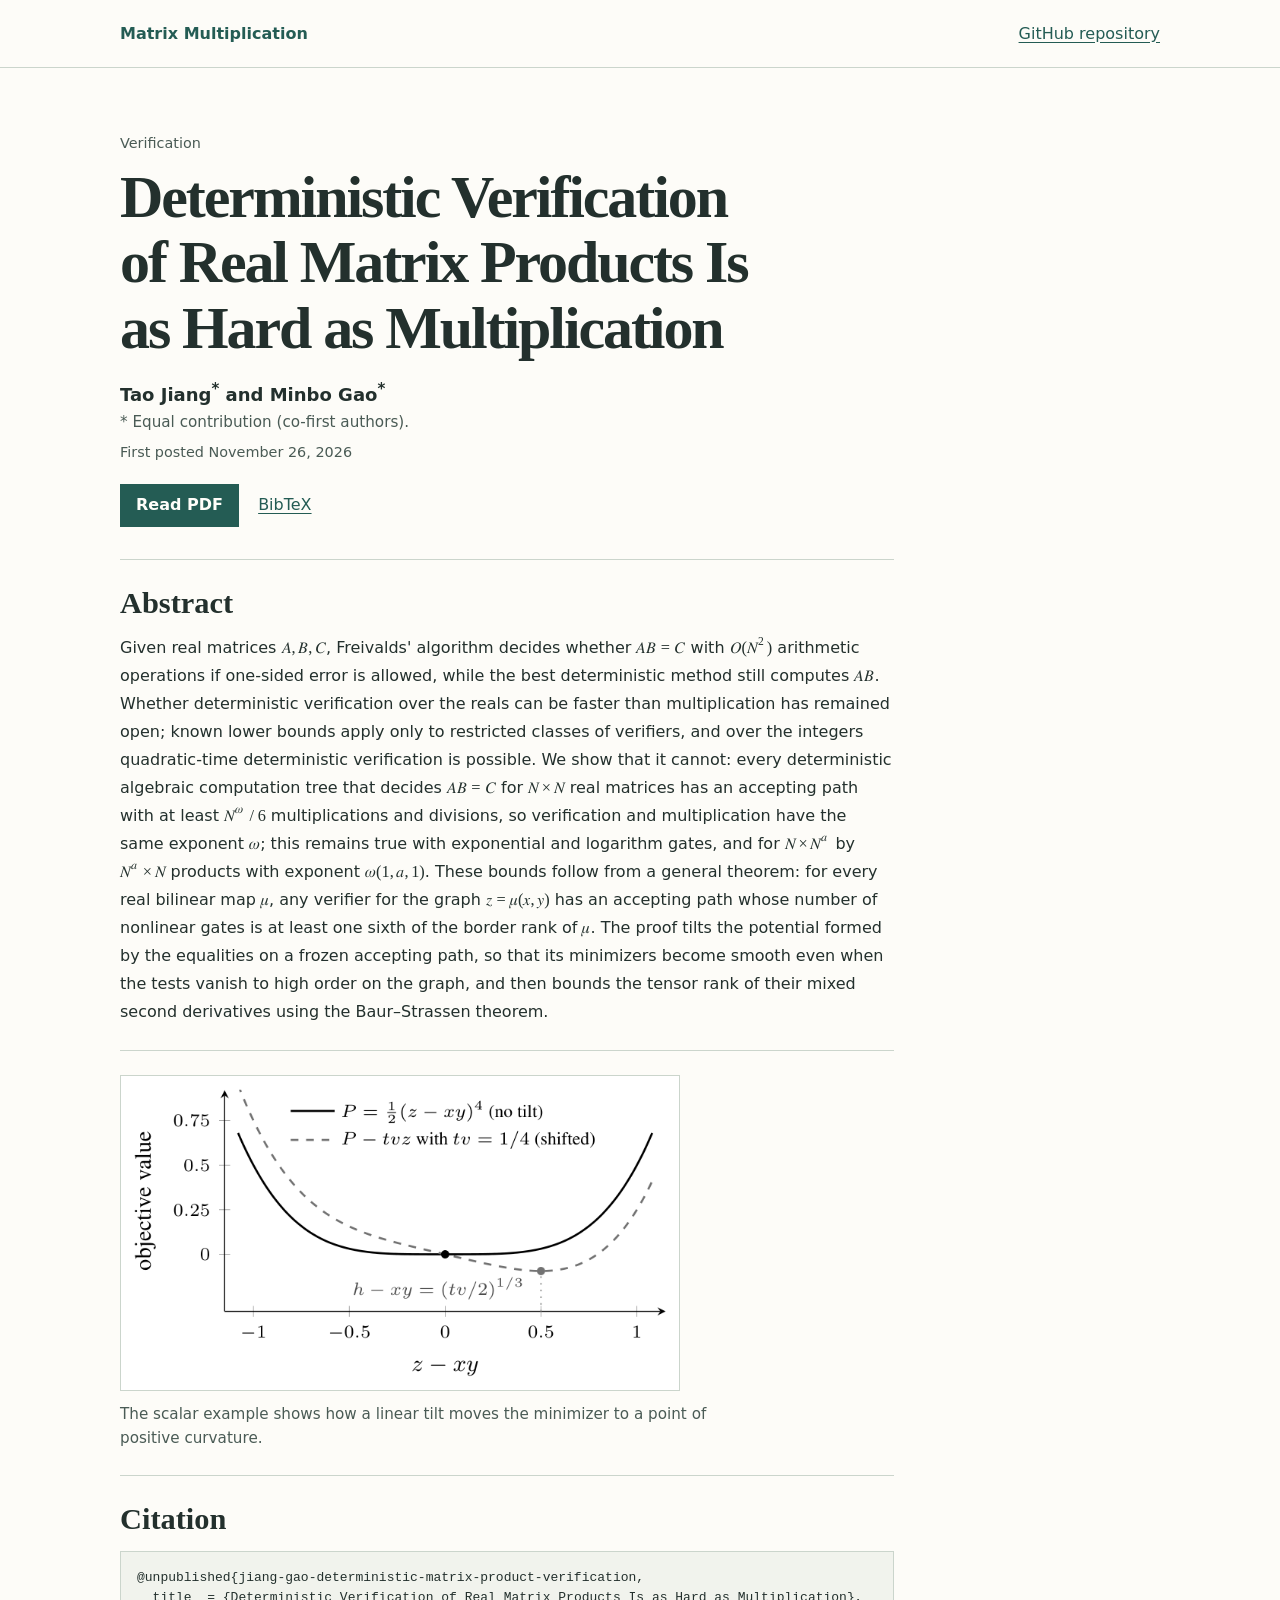
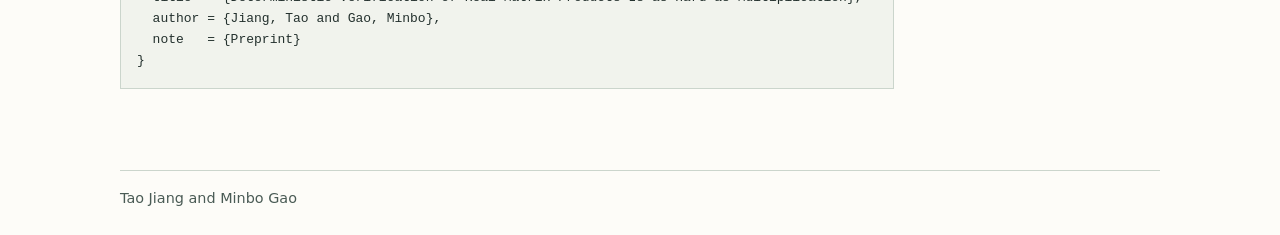
<file: preprints/deterministic-matrix-product-verification/index.html>
<!doctype html>
<html lang="en">
<head>
  <meta charset="utf-8">
  <meta name="viewport" content="width=device-width, initial-scale=1">
  <meta name="color-scheme" content="light dark">
  <title>Deterministic Verification of Real Matrix Products Is as Hard as Multiplication</title>
  <link rel="canonical" href="https://jiangxioabai.github.io/matrix-multiplication-complexity/preprints/deterministic-matrix-product-verification/">
  <link rel="stylesheet" href="../../assets/pages.css">
  <meta name="description" content="Abstract and PDF of Deterministic Verification of Real Matrix Products Is as Hard as Multiplication, a preprint by Tao Jiang and Minbo Gao.">
  <meta name="citation_title" content="Deterministic Verification of Real Matrix Products Is as Hard as Multiplication">
  <meta name="citation_author" content="Tao Jiang">
  <meta name="citation_author" content="Minbo Gao">
  <meta name="citation_publication_date" content="2026/11/26">
  <meta name="citation_pdf_url" content="https://jiangxioabai.github.io/matrix-multiplication-complexity/preprints/deterministic-matrix-product-verification/paper.pdf">
</head>
<body>
  <a class="skip" href="#main">Skip to content</a>
  <header class="masthead">
    <nav class="shell nav" aria-label="Site navigation">
      <a class="brand" href="../../">Matrix Multiplication</a>
      <a href="https://github.com/jiangxioabai/matrix-multiplication-complexity">GitHub repository</a>
    </nav>
  </header>
  <main id="main" class="shell paper">
    <header class="paper-heading">
      <p class="kicker">Verification</p>
      <h1>Deterministic Verification of Real Matrix Products Is as Hard as Multiplication</h1>
      <p class="authors">Tao Jiang<sup>*</sup> and Minbo Gao<sup>*</sup></p>
      <p class="credit">* Equal contribution (co-first authors).</p>
      <p class="publication-date">First posted <time datetime="2026-11-26">November 26, 2026</time></p>
      <div class="paper-links">
        <a class="action" href="paper.pdf" type="application/pdf">Read PDF</a>
        <a href="#citation">BibTeX</a>
      </div>
    </header>
    <section class="reading" aria-labelledby="abstract">
      <h2 id="abstract">Abstract</h2>
      <p>Given real matrices <math xmlns="http://www.w3.org/1998/Math/MathML" display="inline"><mrow><mi>A</mi><mo>&#x0002C;</mo><mi>B</mi><mo>&#x0002C;</mo><mi>C</mi></mrow></math>, Freivalds&#x27; algorithm decides whether <math xmlns="http://www.w3.org/1998/Math/MathML" display="inline"><mrow><mi>A</mi><mi>B</mi><mo>&#x0003D;</mo><mi>C</mi></mrow></math> with <math xmlns="http://www.w3.org/1998/Math/MathML" display="inline"><mrow><mi>O</mi><mo stretchy="false">&#x00028;</mo><msup><mi>N</mi><mn>2</mn></msup><mo stretchy="false">&#x00029;</mo></mrow></math> arithmetic operations if one-sided error is allowed, while the best deterministic method still computes <math xmlns="http://www.w3.org/1998/Math/MathML" display="inline"><mrow><mi>A</mi><mi>B</mi></mrow></math>. Whether deterministic verification over the reals can be faster than multiplication has remained open; known lower bounds apply only to restricted classes of verifiers, and over the integers quadratic-time deterministic verification is possible. We show that it cannot: every deterministic algebraic computation tree that decides <math xmlns="http://www.w3.org/1998/Math/MathML" display="inline"><mrow><mi>A</mi><mi>B</mi><mo>&#x0003D;</mo><mi>C</mi></mrow></math> for <math xmlns="http://www.w3.org/1998/Math/MathML" display="inline"><mrow><mi>N</mi><mo>&#x000D7;</mo><mi>N</mi></mrow></math> real matrices has an accepting path with at least <math xmlns="http://www.w3.org/1998/Math/MathML" display="inline"><mrow><msup><mi>N</mi><mrow><mi>&#x003C9;</mi></mrow></msup><mo>&#x0002F;</mo><mn>6</mn></mrow></math> multiplications and divisions, so verification and multiplication have the same exponent <math xmlns="http://www.w3.org/1998/Math/MathML" display="inline"><mrow><mi>&#x003C9;</mi></mrow></math>; this remains true with exponential and logarithm gates, and for <math xmlns="http://www.w3.org/1998/Math/MathML" display="inline"><mrow><mi>N</mi><mo>&#x000D7;</mo><msup><mi>N</mi><mi>a</mi></msup></mrow></math> by <math xmlns="http://www.w3.org/1998/Math/MathML" display="inline"><mrow><msup><mi>N</mi><mi>a</mi></msup><mo>&#x000D7;</mo><mi>N</mi></mrow></math> products with exponent <math xmlns="http://www.w3.org/1998/Math/MathML" display="inline"><mrow><mi>&#x003C9;</mi><mo stretchy="false">&#x00028;</mo><mn>1</mn><mo>&#x0002C;</mo><mi>a</mi><mo>&#x0002C;</mo><mn>1</mn><mo stretchy="false">&#x00029;</mo></mrow></math>. These bounds follow from a general theorem: for every real bilinear map <math xmlns="http://www.w3.org/1998/Math/MathML" display="inline"><mrow><mi>&#x003BC;</mi></mrow></math>, any verifier for the graph <math xmlns="http://www.w3.org/1998/Math/MathML" display="inline"><mrow><mi>z</mi><mo>&#x0003D;</mo><mi>&#x003BC;</mi><mo stretchy="false">&#x00028;</mo><mi>x</mi><mo>&#x0002C;</mo><mi>y</mi><mo stretchy="false">&#x00029;</mo></mrow></math> has an accepting path whose number of nonlinear gates is at least one sixth of the border rank of <math xmlns="http://www.w3.org/1998/Math/MathML" display="inline"><mrow><mi>&#x003BC;</mi></mrow></math>. The proof tilts the potential formed by the equalities on a frozen accepting path, so that its minimizers become smooth even when the tests vanish to high order on the graph, and then bounds the tensor rank of their mixed second derivatives using the Baur–Strassen theorem.</p>
    </section>
    <figure class="reading paper-figure" id="paper-figure">
      <img src="figure.png" width="734" height="413" loading="lazy" alt="Residual potential before and after a linear tilt">
      <figcaption>The scalar example shows how a linear tilt moves the minimizer to a point of positive curvature.</figcaption>
    </figure>
    <section class="reading citation" aria-labelledby="citation">
      <h2 id="citation">Citation</h2>
      <pre><code>@unpublished{jiang-gao-deterministic-matrix-product-verification,
  title  = {Deterministic Verification of Real Matrix Products Is as Hard as Multiplication},
  author = {Jiang, Tao and Gao, Minbo},
  note   = {Preprint}
}</code></pre>
    </section>
  </main>
  <footer class="shell footer">Tao Jiang and Minbo Gao</footer>
</body>
</html>
</file>
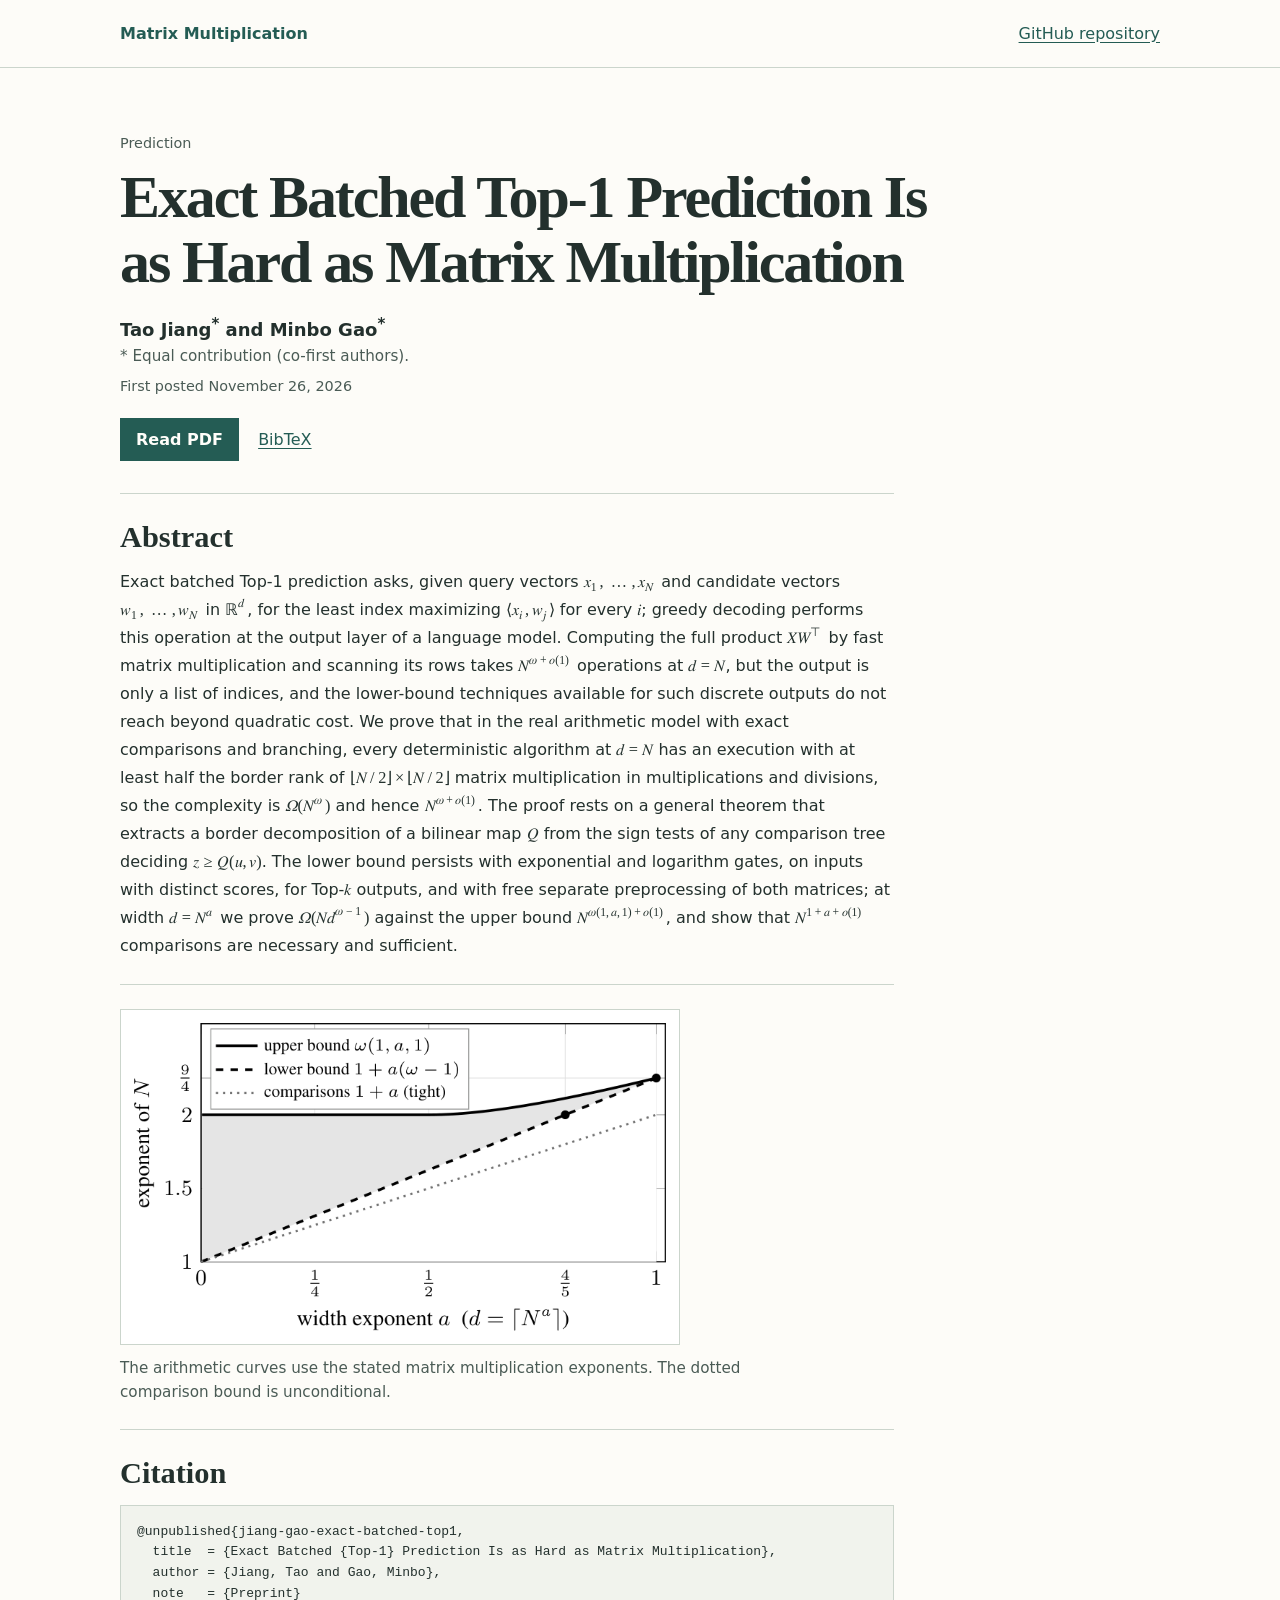
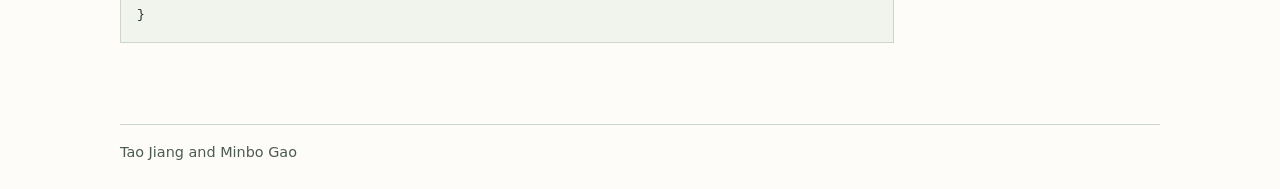
<file: preprints/exact-batched-top1/index.html>
<!doctype html>
<html lang="en">
<head>
  <meta charset="utf-8">
  <meta name="viewport" content="width=device-width, initial-scale=1">
  <meta name="color-scheme" content="light dark">
  <title>Exact Batched Top-1 Prediction Is as Hard as Matrix Multiplication</title>
  <link rel="canonical" href="https://jiangxioabai.github.io/matrix-multiplication-complexity/preprints/exact-batched-top1/">
  <link rel="stylesheet" href="../../assets/pages.css">
  <meta name="description" content="Abstract and PDF of Exact Batched Top-1 Prediction Is as Hard as Matrix Multiplication, a preprint by Tao Jiang and Minbo Gao.">
  <meta name="citation_title" content="Exact Batched Top-1 Prediction Is as Hard as Matrix Multiplication">
  <meta name="citation_author" content="Tao Jiang">
  <meta name="citation_author" content="Minbo Gao">
  <meta name="citation_publication_date" content="2026/11/26">
  <meta name="citation_pdf_url" content="https://jiangxioabai.github.io/matrix-multiplication-complexity/preprints/exact-batched-top1/paper.pdf">
</head>
<body>
  <a class="skip" href="#main">Skip to content</a>
  <header class="masthead">
    <nav class="shell nav" aria-label="Site navigation">
      <a class="brand" href="../../">Matrix Multiplication</a>
      <a href="https://github.com/jiangxioabai/matrix-multiplication-complexity">GitHub repository</a>
    </nav>
  </header>
  <main id="main" class="shell paper">
    <header class="paper-heading">
      <p class="kicker">Prediction</p>
      <h1>Exact Batched Top-1 Prediction Is as Hard as Matrix Multiplication</h1>
      <p class="authors">Tao Jiang<sup>*</sup> and Minbo Gao<sup>*</sup></p>
      <p class="credit">* Equal contribution (co-first authors).</p>
      <p class="publication-date">First posted <time datetime="2026-11-26">November 26, 2026</time></p>
      <div class="paper-links">
        <a class="action" href="paper.pdf" type="application/pdf">Read PDF</a>
        <a href="#citation">BibTeX</a>
      </div>
    </header>
    <section class="reading" aria-labelledby="abstract">
      <h2 id="abstract">Abstract</h2>
      <p>Exact batched Top-1 prediction asks, given query vectors <math xmlns="http://www.w3.org/1998/Math/MathML" display="inline"><mrow><msub><mi>x</mi><mn>1</mn></msub><mo>&#x0002C;</mo><mo>&#x02026;</mo><mo>&#x0002C;</mo><msub><mi>x</mi><mi>N</mi></msub></mrow></math> and candidate vectors <math xmlns="http://www.w3.org/1998/Math/MathML" display="inline"><mrow><msub><mi>w</mi><mn>1</mn></msub><mo>&#x0002C;</mo><mo>&#x02026;</mo><mo>&#x0002C;</mo><msub><mi>w</mi><mi>N</mi></msub></mrow></math> in <math xmlns="http://www.w3.org/1998/Math/MathML" display="inline"><mrow><msup><mi>&#x0211D;</mi><mi>d</mi></msup></mrow></math>, for the least index maximizing <math xmlns="http://www.w3.org/1998/Math/MathML" display="inline"><mrow><mi>&#x027E8;</mi><msub><mi>x</mi><mi>i</mi></msub><mo>&#x0002C;</mo><msub><mi>w</mi><mi>j</mi></msub><mi>&#x027E9;</mi></mrow></math> for every <math xmlns="http://www.w3.org/1998/Math/MathML" display="inline"><mrow><mi>i</mi></mrow></math>; greedy decoding performs this operation at the output layer of a language model. Computing the full product <math xmlns="http://www.w3.org/1998/Math/MathML" display="inline"><mrow><mi>X</mi><msup><mi>W</mi><mrow><mo>&#x022A4;</mo></mrow></msup></mrow></math> by fast matrix multiplication and scanning its rows takes <math xmlns="http://www.w3.org/1998/Math/MathML" display="inline"><mrow><msup><mi>N</mi><mrow><mi>&#x003C9;</mi><mo>&#x0002B;</mo><mi>o</mi><mo stretchy="false">&#x00028;</mo><mn>1</mn><mo stretchy="false">&#x00029;</mo></mrow></msup></mrow></math> operations at <math xmlns="http://www.w3.org/1998/Math/MathML" display="inline"><mrow><mi>d</mi><mo>&#x0003D;</mo><mi>N</mi></mrow></math>, but the output is only a list of indices, and the lower-bound techniques available for such discrete outputs do not reach beyond quadratic cost. We prove that in the real arithmetic model with exact comparisons and branching, every deterministic algorithm at <math xmlns="http://www.w3.org/1998/Math/MathML" display="inline"><mrow><mi>d</mi><mo>&#x0003D;</mo><mi>N</mi></mrow></math> has an execution with at least half the border rank of <math xmlns="http://www.w3.org/1998/Math/MathML" display="inline"><mrow><mi>&#x0230A;</mi><mi>N</mi><mo>&#x0002F;</mo><mn>2</mn><mi>&#x0230B;</mi><mo>&#x000D7;</mo><mi>&#x0230A;</mi><mi>N</mi><mo>&#x0002F;</mo><mn>2</mn><mi>&#x0230B;</mi></mrow></math> matrix multiplication in multiplications and divisions, so the complexity is <math xmlns="http://www.w3.org/1998/Math/MathML" display="inline"><mrow><mi>&#x003A9;</mi><mo stretchy="false">&#x00028;</mo><msup><mi>N</mi><mrow><mi>&#x003C9;</mi></mrow></msup><mo stretchy="false">&#x00029;</mo></mrow></math> and hence <math xmlns="http://www.w3.org/1998/Math/MathML" display="inline"><mrow><msup><mi>N</mi><mrow><mi>&#x003C9;</mi><mo>&#x0002B;</mo><mi>o</mi><mo stretchy="false">&#x00028;</mo><mn>1</mn><mo stretchy="false">&#x00029;</mo></mrow></msup></mrow></math>. The proof rests on a general theorem that extracts a border decomposition of a bilinear map <math xmlns="http://www.w3.org/1998/Math/MathML" display="inline"><mrow><mi>Q</mi></mrow></math> from the sign tests of any comparison tree deciding <math xmlns="http://www.w3.org/1998/Math/MathML" display="inline"><mrow><mi>z</mi><mo>&#x02265;</mo><mi>Q</mi><mo stretchy="false">&#x00028;</mo><mi>u</mi><mo>&#x0002C;</mo><mi>v</mi><mo stretchy="false">&#x00029;</mo></mrow></math>. The lower bound persists with exponential and logarithm gates, on inputs with distinct scores, for Top-<math xmlns="http://www.w3.org/1998/Math/MathML" display="inline"><mrow><mi>k</mi></mrow></math> outputs, and with free separate preprocessing of both matrices; at width <math xmlns="http://www.w3.org/1998/Math/MathML" display="inline"><mrow><mi>d</mi><mo>&#x0003D;</mo><msup><mi>N</mi><mrow><mi>a</mi></mrow></msup></mrow></math> we prove <math xmlns="http://www.w3.org/1998/Math/MathML" display="inline"><mrow><mi>&#x003A9;</mi><mo stretchy="false">&#x00028;</mo><mi>N</mi><msup><mi>d</mi><mrow><mi>&#x003C9;</mi><mo>&#x02212;</mo><mn>1</mn></mrow></msup><mo stretchy="false">&#x00029;</mo></mrow></math> against the upper bound <math xmlns="http://www.w3.org/1998/Math/MathML" display="inline"><mrow><msup><mi>N</mi><mrow><mi>&#x003C9;</mi><mo stretchy="false">&#x00028;</mo><mn>1</mn><mo>&#x0002C;</mo><mi>a</mi><mo>&#x0002C;</mo><mn>1</mn><mo stretchy="false">&#x00029;</mo><mo>&#x0002B;</mo><mi>o</mi><mo stretchy="false">&#x00028;</mo><mn>1</mn><mo stretchy="false">&#x00029;</mo></mrow></msup></mrow></math>, and show that <math xmlns="http://www.w3.org/1998/Math/MathML" display="inline"><mrow><msup><mi>N</mi><mrow><mn>1</mn><mo>&#x0002B;</mo><mi>a</mi><mo>&#x0002B;</mo><mi>o</mi><mo stretchy="false">&#x00028;</mo><mn>1</mn><mo stretchy="false">&#x00029;</mo></mrow></msup></mrow></math> comparisons are necessary and sufficient.</p>
    </section>
    <figure class="reading paper-figure" id="paper-figure">
      <img src="figure.png" width="773" height="462" loading="lazy" alt="Arithmetic and comparison bounds as query width changes">
      <figcaption>The arithmetic curves use the stated matrix multiplication exponents. The dotted comparison bound is unconditional.</figcaption>
    </figure>
    <section class="reading citation" aria-labelledby="citation">
      <h2 id="citation">Citation</h2>
      <pre><code>@unpublished{jiang-gao-exact-batched-top1,
  title  = {Exact Batched {Top-1} Prediction Is as Hard as Matrix Multiplication},
  author = {Jiang, Tao and Gao, Minbo},
  note   = {Preprint}
}</code></pre>
    </section>
  </main>
  <footer class="shell footer">Tao Jiang and Minbo Gao</footer>
</body>
</html>
</file>
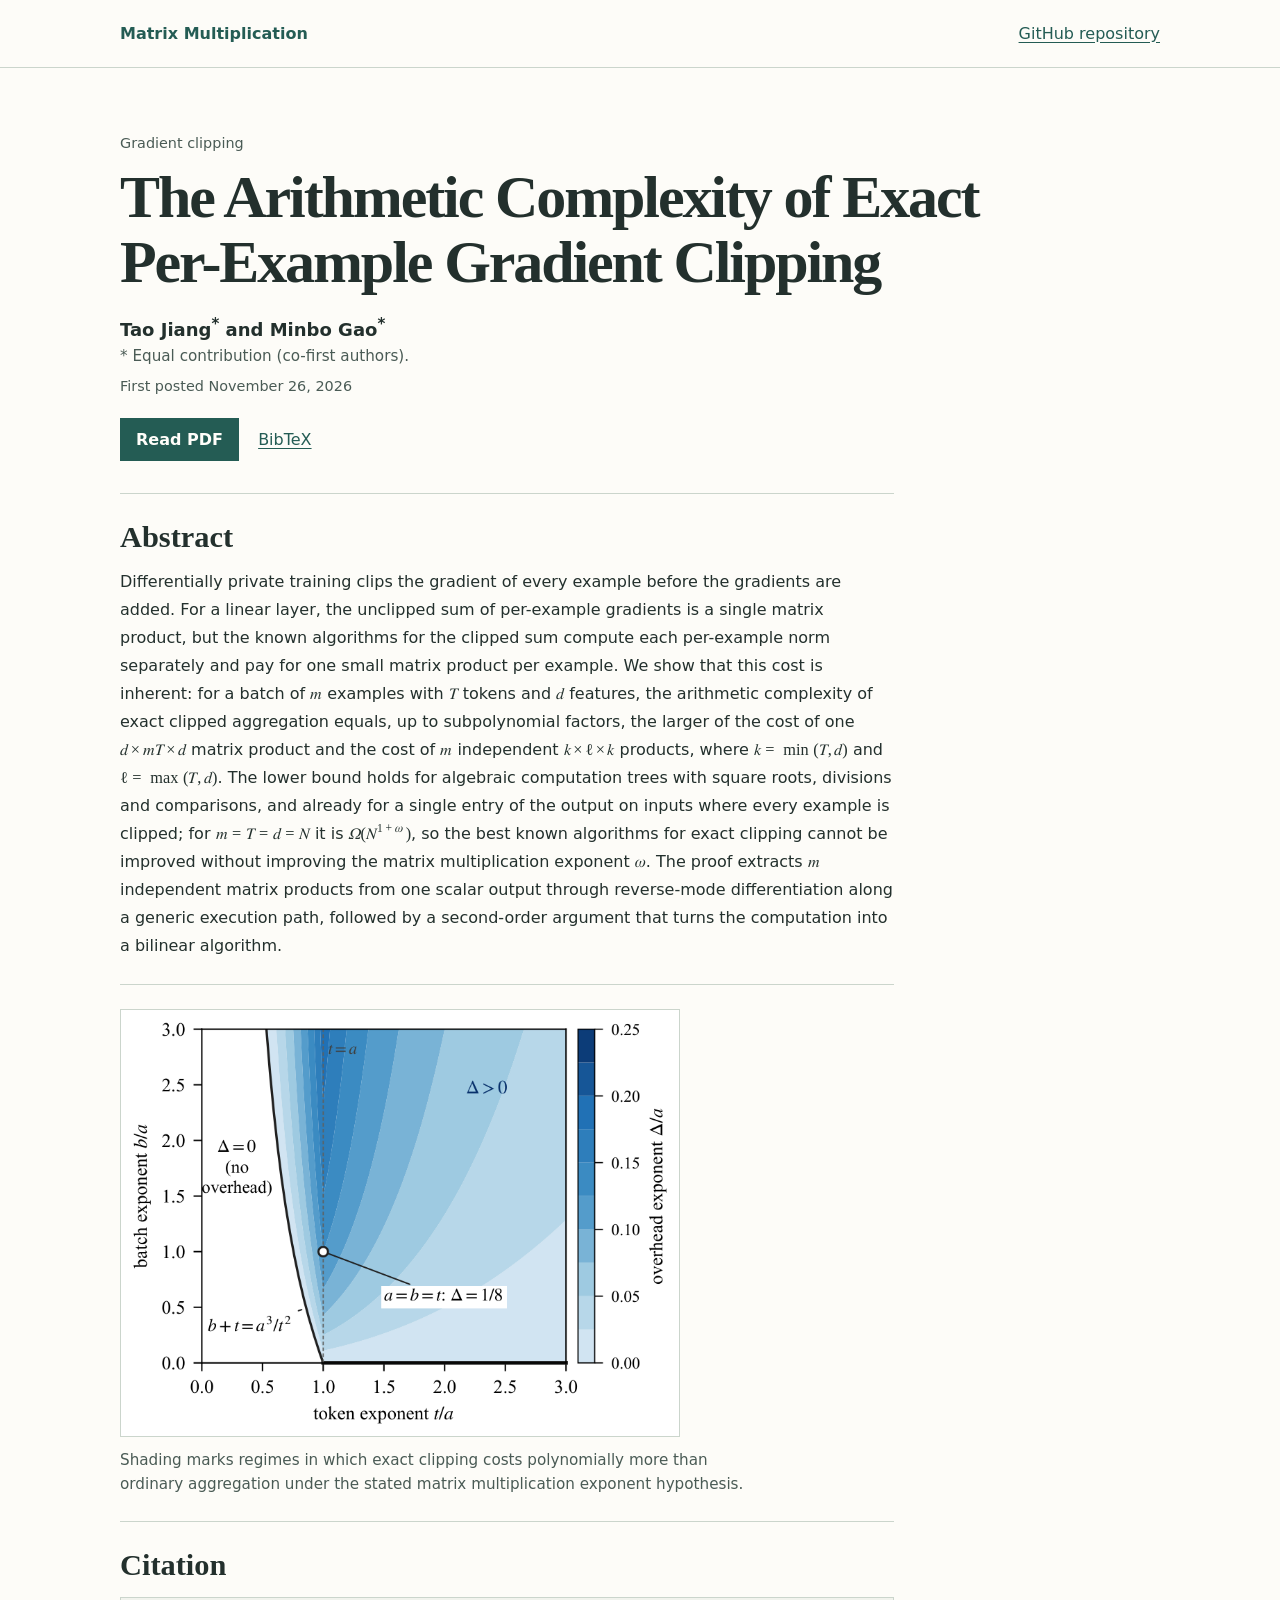
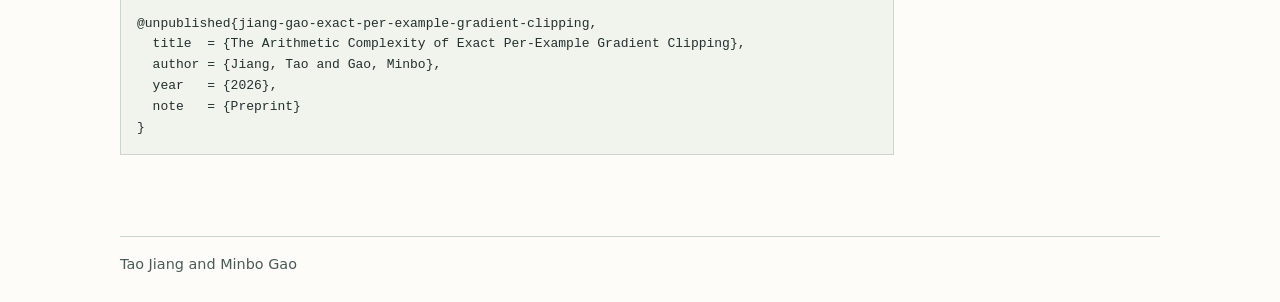
<file: preprints/exact-per-example-gradient-clipping/index.html>
<!doctype html>
<html lang="en">
<head>
  <meta charset="utf-8">
  <meta name="viewport" content="width=device-width, initial-scale=1">
  <meta name="color-scheme" content="light dark">
  <title>The Arithmetic Complexity of Exact Per-Example Gradient Clipping</title>
  <link rel="canonical" href="https://jiangxioabai.github.io/matrix-multiplication-complexity/preprints/exact-per-example-gradient-clipping/">
  <link rel="stylesheet" href="../../assets/pages.css">
  <meta name="description" content="Abstract and PDF of The Arithmetic Complexity of Exact Per-Example Gradient Clipping, a preprint by Tao Jiang and Minbo Gao.">
  <meta name="citation_title" content="The Arithmetic Complexity of Exact Per-Example Gradient Clipping">
  <meta name="citation_author" content="Tao Jiang">
  <meta name="citation_author" content="Minbo Gao">
  <meta name="citation_publication_date" content="2026/11/26">
  <meta name="citation_pdf_url" content="https://jiangxioabai.github.io/matrix-multiplication-complexity/preprints/exact-per-example-gradient-clipping/paper.pdf">
</head>
<body>
  <a class="skip" href="#main">Skip to content</a>
  <header class="masthead">
    <nav class="shell nav" aria-label="Site navigation">
      <a class="brand" href="../../">Matrix Multiplication</a>
      <a href="https://github.com/jiangxioabai/matrix-multiplication-complexity">GitHub repository</a>
    </nav>
  </header>
  <main id="main" class="shell paper">
    <header class="paper-heading">
      <p class="kicker">Gradient clipping</p>
      <h1>The Arithmetic Complexity of Exact Per-Example Gradient Clipping</h1>
      <p class="authors">Tao Jiang<sup>*</sup> and Minbo Gao<sup>*</sup></p>
      <p class="credit">* Equal contribution (co-first authors).</p>
      <p class="publication-date">First posted <time datetime="2026-11-26">November 26, 2026</time></p>
      <div class="paper-links">
        <a class="action" href="paper.pdf" type="application/pdf">Read PDF</a>
        <a href="#citation">BibTeX</a>
      </div>
    </header>
    <section class="reading" aria-labelledby="abstract">
      <h2 id="abstract">Abstract</h2>
      <p>Differentially private training clips the gradient of every example before the gradients are added. For a linear layer, the unclipped sum of per-example gradients is a single matrix product, but the known algorithms for the clipped sum compute each per-example norm separately and pay for one small matrix product per example. We show that this cost is inherent: for a batch of <math xmlns="http://www.w3.org/1998/Math/MathML" display="inline"><mrow><mi>m</mi></mrow></math> examples with <math xmlns="http://www.w3.org/1998/Math/MathML" display="inline"><mrow><mi>T</mi></mrow></math> tokens and <math xmlns="http://www.w3.org/1998/Math/MathML" display="inline"><mrow><mi>d</mi></mrow></math> features, the arithmetic complexity of exact clipped aggregation equals, up to subpolynomial factors, the larger of the cost of one <math xmlns="http://www.w3.org/1998/Math/MathML" display="inline"><mrow><mi>d</mi><mo>&#x000D7;</mo><mi>m</mi><mi>T</mi><mo>&#x000D7;</mo><mi>d</mi></mrow></math> matrix product and the cost of <math xmlns="http://www.w3.org/1998/Math/MathML" display="inline"><mrow><mi>m</mi></mrow></math> independent <math xmlns="http://www.w3.org/1998/Math/MathML" display="inline"><mrow><mi>k</mi><mo>&#x000D7;</mo><mi>&#x02113;</mi><mo>&#x000D7;</mo><mi>k</mi></mrow></math> products, where <math xmlns="http://www.w3.org/1998/Math/MathML" display="inline"><mrow><mi>k</mi><mo>&#x0003D;</mo><mo>min</mo><mo stretchy="false">&#x00028;</mo><mi>T</mi><mo>&#x0002C;</mo><mi>d</mi><mo stretchy="false">&#x00029;</mo></mrow></math> and <math xmlns="http://www.w3.org/1998/Math/MathML" display="inline"><mrow><mi>&#x02113;</mi><mo>&#x0003D;</mo><mo>max</mo><mo stretchy="false">&#x00028;</mo><mi>T</mi><mo>&#x0002C;</mo><mi>d</mi><mo stretchy="false">&#x00029;</mo></mrow></math>. The lower bound holds for algebraic computation trees with square roots, divisions and comparisons, and already for a single entry of the output on inputs where every example is clipped; for <math xmlns="http://www.w3.org/1998/Math/MathML" display="inline"><mrow><mi>m</mi><mo>&#x0003D;</mo><mi>T</mi><mo>&#x0003D;</mo><mi>d</mi><mo>&#x0003D;</mo><mi>N</mi></mrow></math> it is <math xmlns="http://www.w3.org/1998/Math/MathML" display="inline"><mrow><mi>&#x003A9;</mi><mo stretchy="false">&#x00028;</mo><msup><mi>N</mi><mrow><mn>1</mn><mo>&#x0002B;</mo><mi>&#x003C9;</mi></mrow></msup><mo stretchy="false">&#x00029;</mo></mrow></math>, so the best known algorithms for exact clipping cannot be improved without improving the matrix multiplication exponent <math xmlns="http://www.w3.org/1998/Math/MathML" display="inline"><mrow><mi>&#x003C9;</mi></mrow></math>. The proof extracts <math xmlns="http://www.w3.org/1998/Math/MathML" display="inline"><mrow><mi>m</mi></mrow></math> independent matrix products from one scalar output through reverse-mode differentiation along a generic execution path, followed by a second-order argument that turns the computation into a bilinear algorithm.</p>
    </section>
    <figure class="reading paper-figure" id="paper-figure">
      <img src="figure.png" width="804" height="613" loading="lazy" alt="Overhead exponent for exact gradient clipping as token and batch exponents vary">
      <figcaption>Shading marks regimes in which exact clipping costs polynomially more than ordinary aggregation under the stated matrix multiplication exponent hypothesis.</figcaption>
    </figure>
    <section class="reading citation" aria-labelledby="citation">
      <h2 id="citation">Citation</h2>
      <pre><code>@unpublished{jiang-gao-exact-per-example-gradient-clipping,
  title  = {The Arithmetic Complexity of Exact Per-Example Gradient Clipping},
  author = {Jiang, Tao and Gao, Minbo},
  year   = {2026},
  note   = {Preprint}
}</code></pre>
    </section>
  </main>
  <footer class="shell footer">Tao Jiang and Minbo Gao</footer>
</body>
</html>
</file>
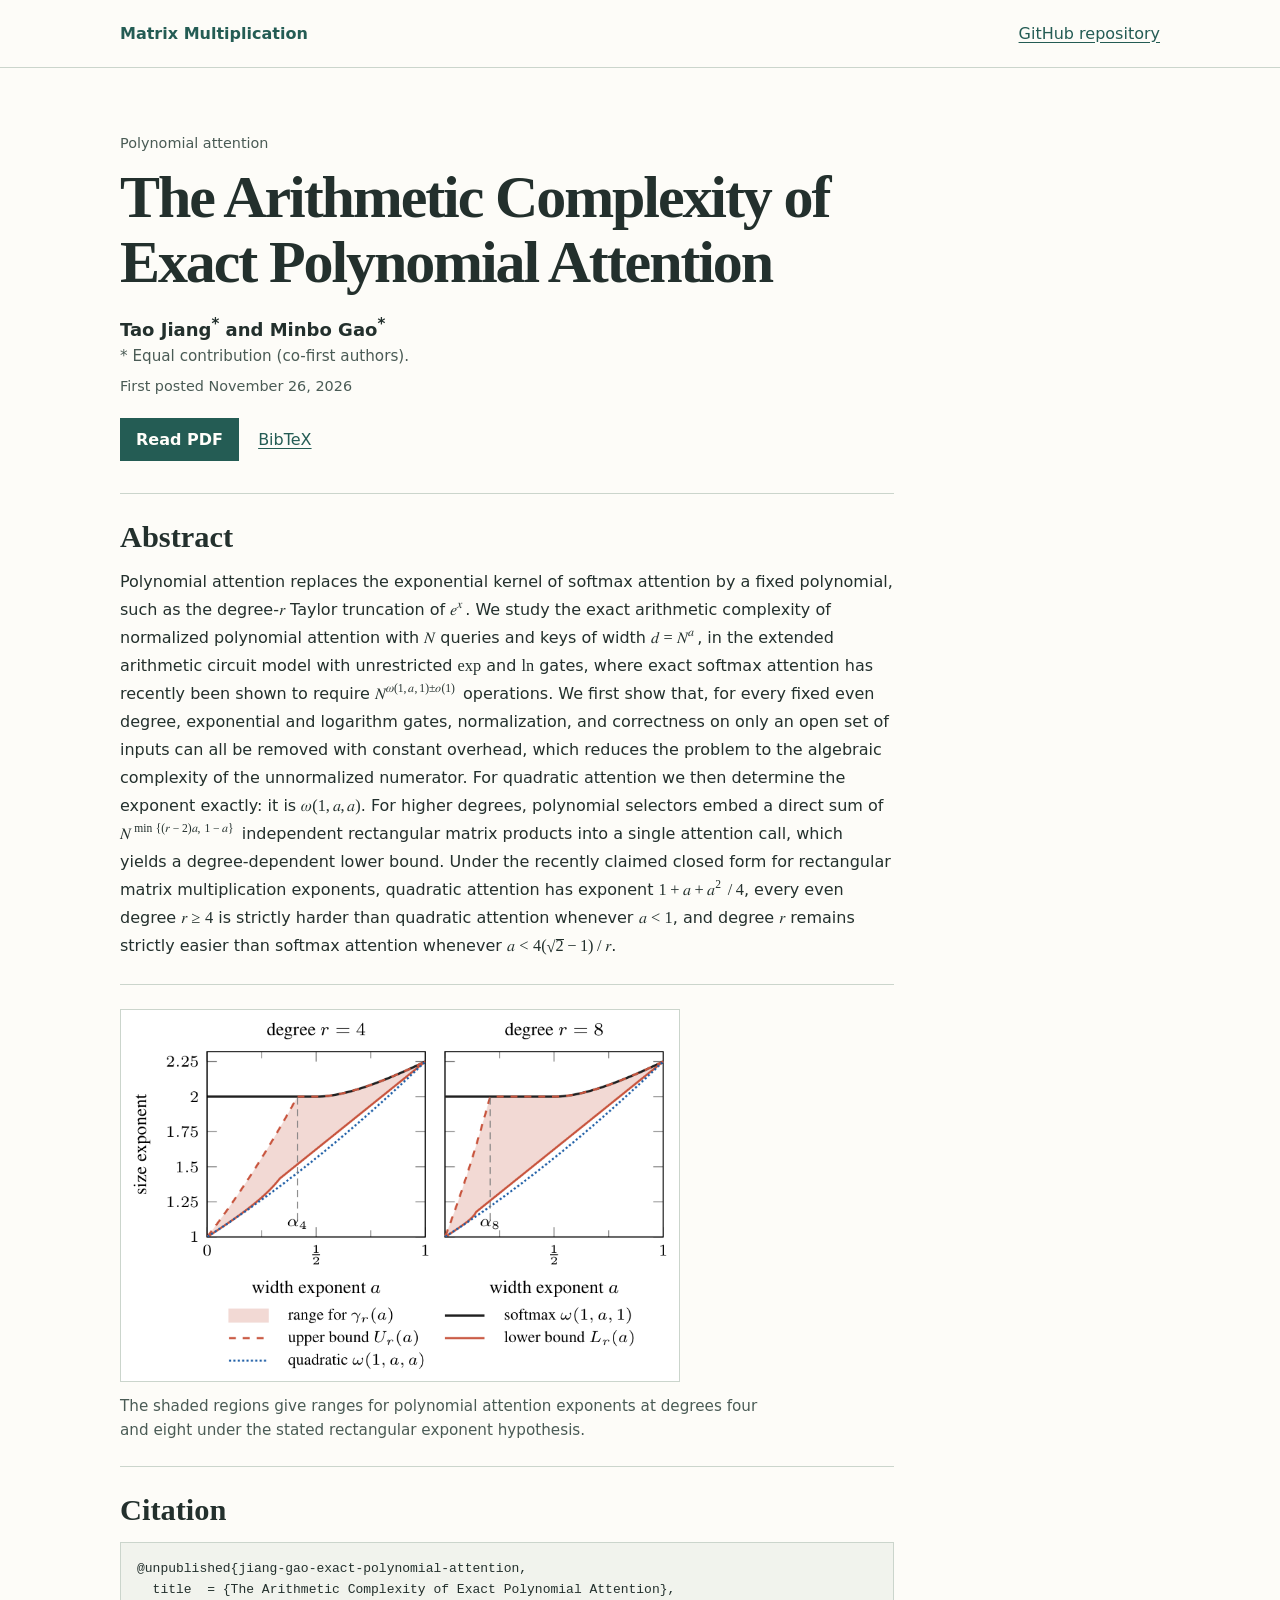
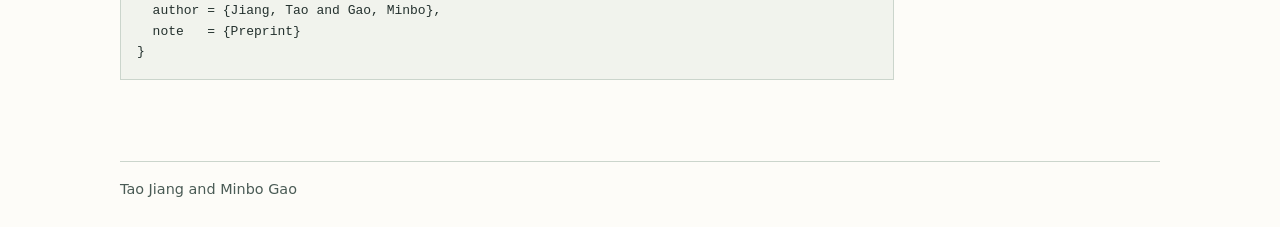
<file: preprints/exact-polynomial-attention/index.html>
<!doctype html>
<html lang="en">
<head>
  <meta charset="utf-8">
  <meta name="viewport" content="width=device-width, initial-scale=1">
  <meta name="color-scheme" content="light dark">
  <title>The Arithmetic Complexity of Exact Polynomial Attention</title>
  <link rel="canonical" href="https://jiangxioabai.github.io/matrix-multiplication-complexity/preprints/exact-polynomial-attention/">
  <link rel="stylesheet" href="../../assets/pages.css">
  <meta name="description" content="Abstract and PDF of The Arithmetic Complexity of Exact Polynomial Attention, a preprint by Tao Jiang and Minbo Gao.">
  <meta name="citation_title" content="The Arithmetic Complexity of Exact Polynomial Attention">
  <meta name="citation_author" content="Tao Jiang">
  <meta name="citation_author" content="Minbo Gao">
  <meta name="citation_publication_date" content="2026/11/26">
  <meta name="citation_pdf_url" content="https://jiangxioabai.github.io/matrix-multiplication-complexity/preprints/exact-polynomial-attention/paper.pdf">
</head>
<body>
  <a class="skip" href="#main">Skip to content</a>
  <header class="masthead">
    <nav class="shell nav" aria-label="Site navigation">
      <a class="brand" href="../../">Matrix Multiplication</a>
      <a href="https://github.com/jiangxioabai/matrix-multiplication-complexity">GitHub repository</a>
    </nav>
  </header>
  <main id="main" class="shell paper">
    <header class="paper-heading">
      <p class="kicker">Polynomial attention</p>
      <h1>The Arithmetic Complexity of Exact Polynomial Attention</h1>
      <p class="authors">Tao Jiang<sup>*</sup> and Minbo Gao<sup>*</sup></p>
      <p class="credit">* Equal contribution (co-first authors).</p>
      <p class="publication-date">First posted <time datetime="2026-11-26">November 26, 2026</time></p>
      <div class="paper-links">
        <a class="action" href="paper.pdf" type="application/pdf">Read PDF</a>
        <a href="#citation">BibTeX</a>
      </div>
    </header>
    <section class="reading" aria-labelledby="abstract">
      <h2 id="abstract">Abstract</h2>
      <p>Polynomial attention replaces the exponential kernel of softmax attention by a fixed polynomial, such as the degree-<math xmlns="http://www.w3.org/1998/Math/MathML" display="inline"><mrow><mi>r</mi></mrow></math> Taylor truncation of <math xmlns="http://www.w3.org/1998/Math/MathML" display="inline"><mrow><msup><mi>e</mi><mi>x</mi></msup></mrow></math>. We study the exact arithmetic complexity of normalized polynomial attention with <math xmlns="http://www.w3.org/1998/Math/MathML" display="inline"><mrow><mi>N</mi></mrow></math> queries and keys of width <math xmlns="http://www.w3.org/1998/Math/MathML" display="inline"><mrow><mi>d</mi><mo>&#x0003D;</mo><msup><mi>N</mi><mi>a</mi></msup></mrow></math>, in the extended arithmetic circuit model with unrestricted <math xmlns="http://www.w3.org/1998/Math/MathML" display="inline"><mrow><mi>exp</mi></mrow></math> and <math xmlns="http://www.w3.org/1998/Math/MathML" display="inline"><mrow><mi>ln</mi></mrow></math> gates, where exact softmax attention has recently been shown to require <math xmlns="http://www.w3.org/1998/Math/MathML" display="inline"><mrow><msup><mi>N</mi><mrow><mi>&#x003C9;</mi><mo stretchy="false">&#x00028;</mo><mn>1</mn><mo>&#x0002C;</mo><mi>a</mi><mo>&#x0002C;</mo><mn>1</mn><mo stretchy="false">&#x00029;</mo><mi>&#x000B1;</mi><mi>o</mi><mo stretchy="false">&#x00028;</mo><mn>1</mn><mo stretchy="false">&#x00029;</mo></mrow></msup></mrow></math> operations. We first show that, for every fixed even degree, exponential and logarithm gates, normalization, and correctness on only an open set of inputs can all be removed with constant overhead, which reduces the problem to the algebraic complexity of the unnormalized numerator. For quadratic attention we then determine the exponent exactly: it is <math xmlns="http://www.w3.org/1998/Math/MathML" display="inline"><mrow><mi>&#x003C9;</mi><mo stretchy="false">&#x00028;</mo><mn>1</mn><mo>&#x0002C;</mo><mi>a</mi><mo>&#x0002C;</mo><mi>a</mi><mo stretchy="false">&#x00029;</mo></mrow></math>. For higher degrees, polynomial selectors embed a direct sum of <math xmlns="http://www.w3.org/1998/Math/MathML" display="inline"><mrow><msup><mi>N</mi><mrow><mo>min</mo><mo stretchy="false">&#x0007B;</mo><mo stretchy="false">&#x00028;</mo><mi>r</mi><mo>&#x02212;</mo><mn>2</mn><mo stretchy="false">&#x00029;</mo><mi>a</mi><mo>&#x0002C;</mo><mspace width="0.167em" /><mn>1</mn><mo>&#x02212;</mo><mi>a</mi><mo stretchy="false">&#x0007D;</mo></mrow></msup></mrow></math> independent rectangular matrix products into a single attention call, which yields a degree-dependent lower bound. Under the recently claimed closed form for rectangular matrix multiplication exponents, quadratic attention has exponent <math xmlns="http://www.w3.org/1998/Math/MathML" display="inline"><mrow><mn>1</mn><mo>&#x0002B;</mo><mi>a</mi><mo>&#x0002B;</mo><msup><mi>a</mi><mn>2</mn></msup><mo>&#x0002F;</mo><mn>4</mn></mrow></math>, every even degree <math xmlns="http://www.w3.org/1998/Math/MathML" display="inline"><mrow><mi>r</mi><mo>&#x02265;</mo><mn>4</mn></mrow></math> is strictly harder than quadratic attention whenever <math xmlns="http://www.w3.org/1998/Math/MathML" display="inline"><mrow><mi>a</mi><mo>&#x0003C;</mo><mn>1</mn></mrow></math>, and degree <math xmlns="http://www.w3.org/1998/Math/MathML" display="inline"><mrow><mi>r</mi></mrow></math> remains strictly easier than softmax attention whenever <math xmlns="http://www.w3.org/1998/Math/MathML" display="inline"><mrow><mi>a</mi><mo>&#x0003C;</mo><mn>4</mn><mo stretchy="false">&#x00028;</mo><msqrt><mn>2</mn></msqrt><mo>&#x02212;</mo><mn>1</mn><mo stretchy="false">&#x00029;</mo><mo>&#x0002F;</mo><mi>r</mi></mrow></math>.</p>
    </section>
    <figure class="reading paper-figure" id="paper-figure">
      <img src="figure.png" width="818" height="544" loading="lazy" alt="Arithmetic exponent bounds for degree-four and degree-eight polynomial attention">
      <figcaption>The shaded regions give ranges for polynomial attention exponents at degrees four and eight under the stated rectangular exponent hypothesis.</figcaption>
    </figure>
    <section class="reading citation" aria-labelledby="citation">
      <h2 id="citation">Citation</h2>
      <pre><code>@unpublished{jiang-gao-exact-polynomial-attention,
  title  = {The Arithmetic Complexity of Exact Polynomial Attention},
  author = {Jiang, Tao and Gao, Minbo},
  note   = {Preprint}
}</code></pre>
    </section>
  </main>
  <footer class="shell footer">Tao Jiang and Minbo Gao</footer>
</body>
</html>
</file>
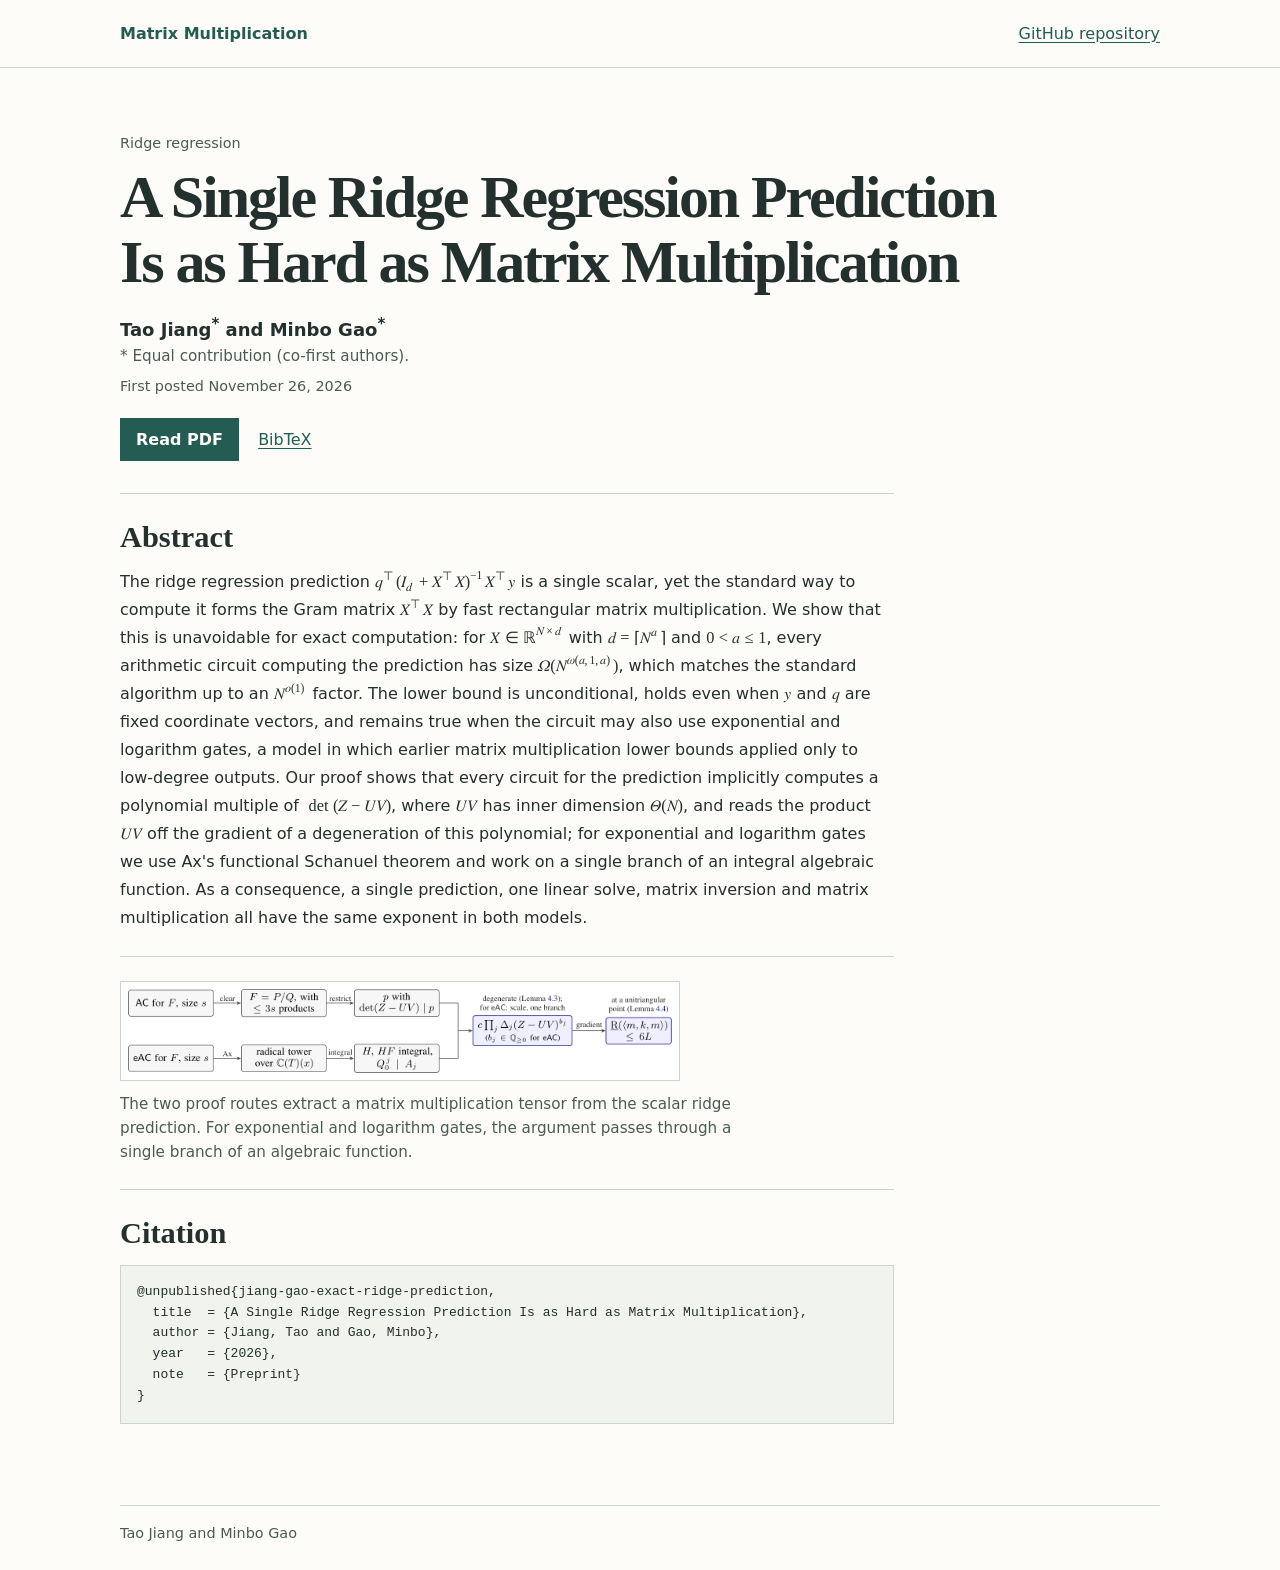
<file: preprints/exact-ridge-prediction/index.html>
<!doctype html>
<html lang="en">
<head>
  <meta charset="utf-8">
  <meta name="viewport" content="width=device-width, initial-scale=1">
  <meta name="color-scheme" content="light dark">
  <title>A Single Ridge Regression Prediction Is as Hard as Matrix Multiplication</title>
  <link rel="canonical" href="https://jiangxioabai.github.io/matrix-multiplication-complexity/preprints/exact-ridge-prediction/">
  <link rel="stylesheet" href="../../assets/pages.css">
  <meta name="description" content="Abstract and PDF of A Single Ridge Regression Prediction Is as Hard as Matrix Multiplication, a preprint by Tao Jiang and Minbo Gao.">
  <meta name="citation_title" content="A Single Ridge Regression Prediction Is as Hard as Matrix Multiplication">
  <meta name="citation_author" content="Tao Jiang">
  <meta name="citation_author" content="Minbo Gao">
  <meta name="citation_publication_date" content="2026/11/26">
  <meta name="citation_pdf_url" content="https://jiangxioabai.github.io/matrix-multiplication-complexity/preprints/exact-ridge-prediction/paper.pdf">
</head>
<body>
  <a class="skip" href="#main">Skip to content</a>
  <header class="masthead">
    <nav class="shell nav" aria-label="Site navigation">
      <a class="brand" href="../../">Matrix Multiplication</a>
      <a href="https://github.com/jiangxioabai/matrix-multiplication-complexity">GitHub repository</a>
    </nav>
  </header>
  <main id="main" class="shell paper">
    <header class="paper-heading">
      <p class="kicker">Ridge regression</p>
      <h1>A Single Ridge Regression Prediction Is as Hard as Matrix Multiplication</h1>
      <p class="authors">Tao Jiang<sup>*</sup> and Minbo Gao<sup>*</sup></p>
      <p class="credit">* Equal contribution (co-first authors).</p>
      <p class="publication-date">First posted <time datetime="2026-11-26">November 26, 2026</time></p>
      <div class="paper-links">
        <a class="action" href="paper.pdf" type="application/pdf">Read PDF</a>
        <a href="#citation">BibTeX</a>
      </div>
    </header>
    <section class="reading" aria-labelledby="abstract">
      <h2 id="abstract">Abstract</h2>
      <p>The ridge regression prediction <math xmlns="http://www.w3.org/1998/Math/MathML" display="inline"><mrow><msup><mi>q</mi><mrow><mo>&#x022A4;</mo></mrow></msup><mo stretchy="false">&#x00028;</mo><msub><mi>I</mi><mi>d</mi></msub><mo>&#x0002B;</mo><msup><mi>X</mi><mrow><mo>&#x022A4;</mo></mrow></msup><mi>X</mi><msup><mo stretchy="false">&#x00029;</mo><mrow><mo>&#x02212;</mo><mn>1</mn></mrow></msup><msup><mi>X</mi><mrow><mo>&#x022A4;</mo></mrow></msup><mi>y</mi></mrow></math> is a single scalar, yet the standard way to compute it forms the Gram matrix <math xmlns="http://www.w3.org/1998/Math/MathML" display="inline"><mrow><msup><mi>X</mi><mrow><mo>&#x022A4;</mo></mrow></msup><mi>X</mi></mrow></math> by fast rectangular matrix multiplication. We show that this is unavoidable for exact computation: for <math xmlns="http://www.w3.org/1998/Math/MathML" display="inline"><mrow><mi>X</mi><mo>&#x02208;</mo><msup><mi>&#x0211D;</mi><mrow><mi>N</mi><mo>&#x000D7;</mo><mi>d</mi></mrow></msup></mrow></math> with <math xmlns="http://www.w3.org/1998/Math/MathML" display="inline"><mrow><mi>d</mi><mo>&#x0003D;</mo><mi>&#x02308;</mi><msup><mi>N</mi><mi>a</mi></msup><mi>&#x02309;</mi></mrow></math> and <math xmlns="http://www.w3.org/1998/Math/MathML" display="inline"><mrow><mn>0</mn><mo>&#x0003C;</mo><mi>a</mi><mo>&#x02264;</mo><mn>1</mn></mrow></math>, every arithmetic circuit computing the prediction has size <math xmlns="http://www.w3.org/1998/Math/MathML" display="inline"><mrow><mi>&#x003A9;</mi><mo stretchy="false">&#x00028;</mo><msup><mi>N</mi><mrow><mi>&#x003C9;</mi><mo stretchy="false">&#x00028;</mo><mi>a</mi><mo>&#x0002C;</mo><mn>1</mn><mo>&#x0002C;</mo><mi>a</mi><mo stretchy="false">&#x00029;</mo></mrow></msup><mo stretchy="false">&#x00029;</mo></mrow></math>, which matches the standard algorithm up to an <math xmlns="http://www.w3.org/1998/Math/MathML" display="inline"><mrow><msup><mi>N</mi><mrow><mi>o</mi><mo stretchy="false">&#x00028;</mo><mn>1</mn><mo stretchy="false">&#x00029;</mo></mrow></msup></mrow></math> factor. The lower bound is unconditional, holds even when <math xmlns="http://www.w3.org/1998/Math/MathML" display="inline"><mrow><mi>y</mi></mrow></math> and <math xmlns="http://www.w3.org/1998/Math/MathML" display="inline"><mrow><mi>q</mi></mrow></math> are fixed coordinate vectors, and remains true when the circuit may also use exponential and logarithm gates, a model in which earlier matrix multiplication lower bounds applied only to low-degree outputs. Our proof shows that every circuit for the prediction implicitly computes a polynomial multiple of <math xmlns="http://www.w3.org/1998/Math/MathML" display="inline"><mrow><mo movablelimits="true">det</mo><mo stretchy="false">&#x00028;</mo><mi>Z</mi><mo>&#x02212;</mo><mi>U</mi><mi>V</mi><mo stretchy="false">&#x00029;</mo></mrow></math>, where <math xmlns="http://www.w3.org/1998/Math/MathML" display="inline"><mrow><mi>U</mi><mi>V</mi></mrow></math> has inner dimension <math xmlns="http://www.w3.org/1998/Math/MathML" display="inline"><mrow><mi>&#x00398;</mi><mo stretchy="false">&#x00028;</mo><mi>N</mi><mo stretchy="false">&#x00029;</mo></mrow></math>, and reads the product <math xmlns="http://www.w3.org/1998/Math/MathML" display="inline"><mrow><mi>U</mi><mi>V</mi></mrow></math> off the gradient of a degeneration of this polynomial; for exponential and logarithm gates we use Ax&#x27;s functional Schanuel theorem and work on a single branch of an integral algebraic function. As a consequence, a single prediction, one linear solve, matrix inversion and matrix multiplication all have the same exponent in both models.</p>
    </section>
    <figure class="reading paper-figure" id="paper-figure">
      <img src="figure.png" width="1422" height="248" loading="lazy" alt="Proof structure for the lower bounds in arithmetic and extended arithmetic circuits">
      <figcaption>The two proof routes extract a matrix multiplication tensor from the scalar ridge prediction. For exponential and logarithm gates, the argument passes through a single branch of an algebraic function.</figcaption>
    </figure>
    <section class="reading citation" aria-labelledby="citation">
      <h2 id="citation">Citation</h2>
      <pre><code>@unpublished{jiang-gao-exact-ridge-prediction,
  title  = {A Single Ridge Regression Prediction Is as Hard as Matrix Multiplication},
  author = {Jiang, Tao and Gao, Minbo},
  year   = {2026},
  note   = {Preprint}
}</code></pre>
    </section>
  </main>
  <footer class="shell footer">Tao Jiang and Minbo Gao</footer>
</body>
</html>
</file>
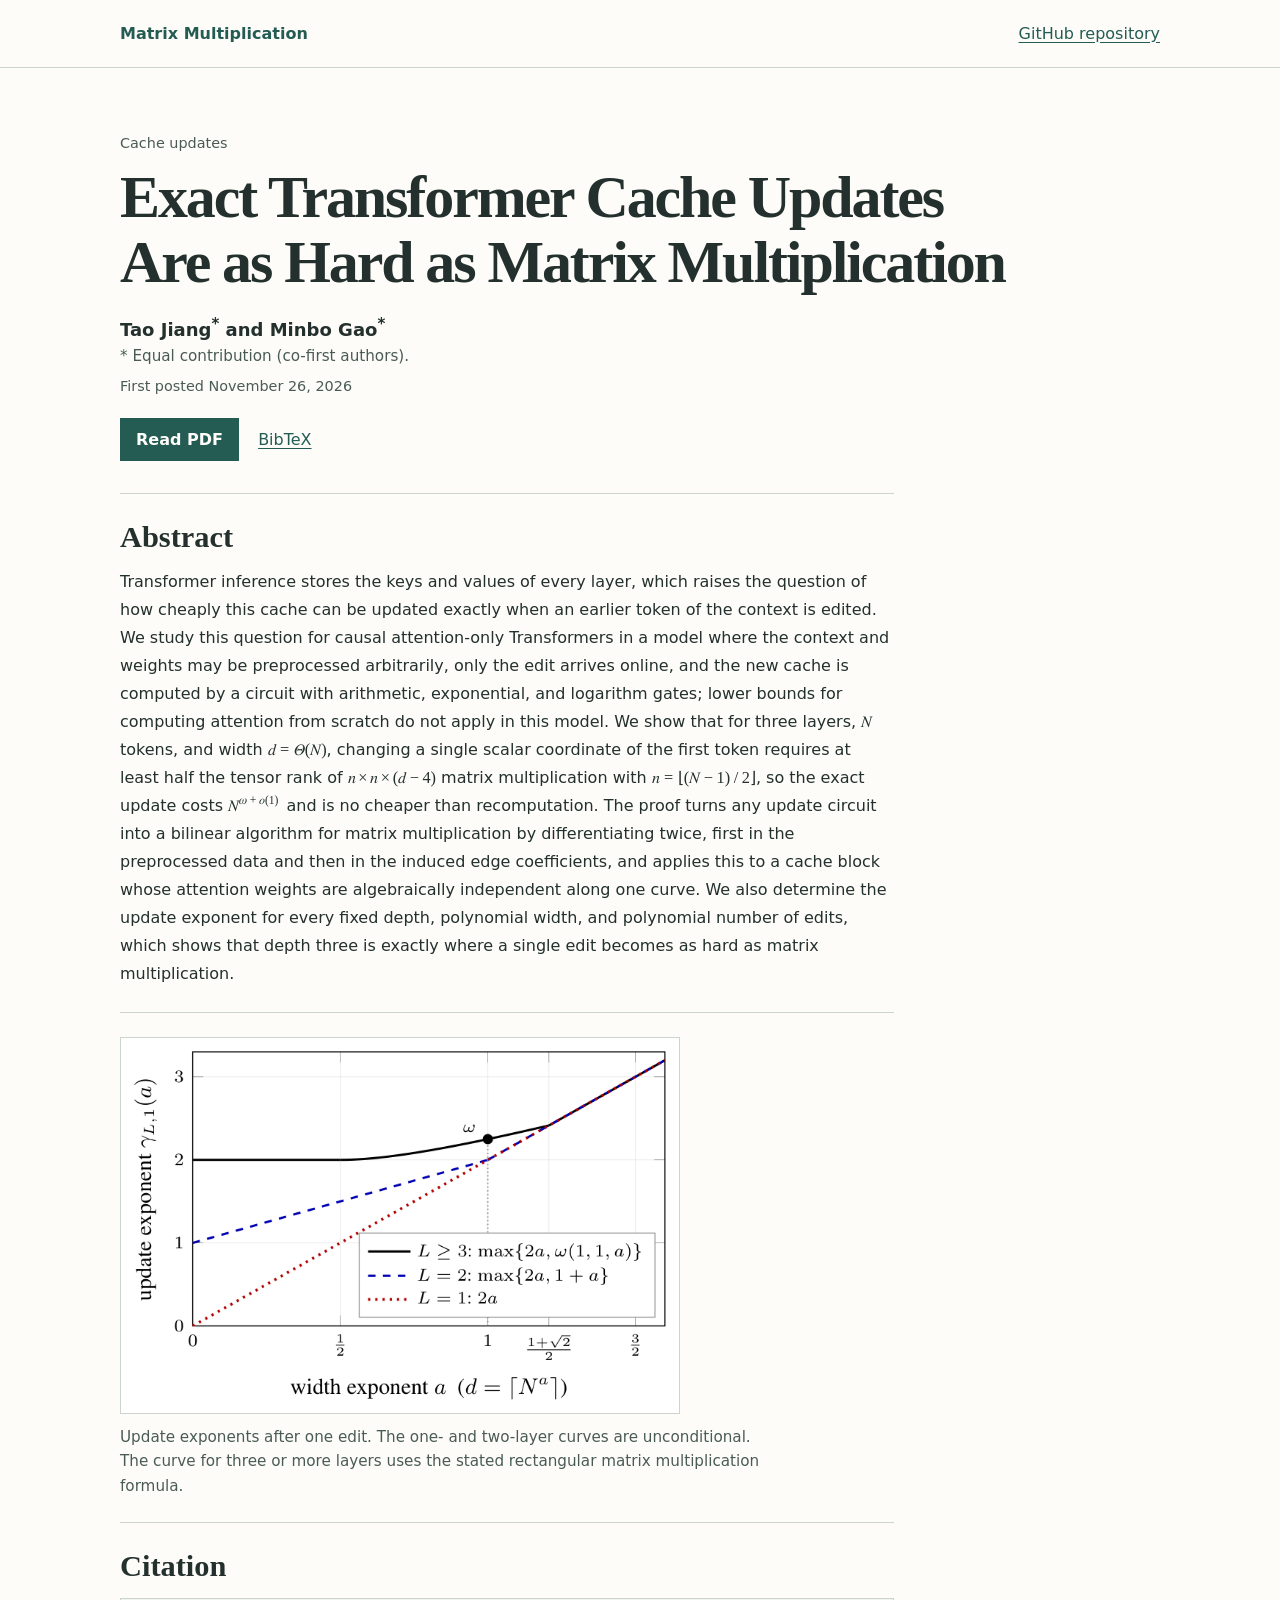
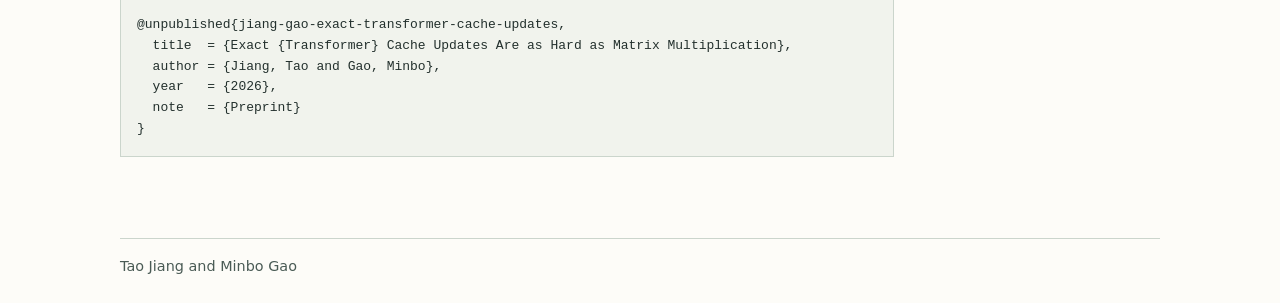
<file: preprints/exact-transformer-cache-updates/index.html>
<!doctype html>
<html lang="en">
<head>
  <meta charset="utf-8">
  <meta name="viewport" content="width=device-width, initial-scale=1">
  <meta name="color-scheme" content="light dark">
  <title>Exact Transformer Cache Updates Are as Hard as Matrix Multiplication</title>
  <link rel="canonical" href="https://jiangxioabai.github.io/matrix-multiplication-complexity/preprints/exact-transformer-cache-updates/">
  <link rel="stylesheet" href="../../assets/pages.css">
  <meta name="description" content="Abstract and PDF of Exact Transformer Cache Updates Are as Hard as Matrix Multiplication, a preprint by Tao Jiang and Minbo Gao.">
  <meta name="citation_title" content="Exact Transformer Cache Updates Are as Hard as Matrix Multiplication">
  <meta name="citation_author" content="Tao Jiang">
  <meta name="citation_author" content="Minbo Gao">
  <meta name="citation_publication_date" content="2026/11/26">
  <meta name="citation_pdf_url" content="https://jiangxioabai.github.io/matrix-multiplication-complexity/preprints/exact-transformer-cache-updates/paper.pdf">
</head>
<body>
  <a class="skip" href="#main">Skip to content</a>
  <header class="masthead">
    <nav class="shell nav" aria-label="Site navigation">
      <a class="brand" href="../../">Matrix Multiplication</a>
      <a href="https://github.com/jiangxioabai/matrix-multiplication-complexity">GitHub repository</a>
    </nav>
  </header>
  <main id="main" class="shell paper">
    <header class="paper-heading">
      <p class="kicker">Cache updates</p>
      <h1>Exact Transformer Cache Updates Are as Hard as Matrix Multiplication</h1>
      <p class="authors">Tao Jiang<sup>*</sup> and Minbo Gao<sup>*</sup></p>
      <p class="credit">* Equal contribution (co-first authors).</p>
      <p class="publication-date">First posted <time datetime="2026-11-26">November 26, 2026</time></p>
      <div class="paper-links">
        <a class="action" href="paper.pdf" type="application/pdf">Read PDF</a>
        <a href="#citation">BibTeX</a>
      </div>
    </header>
    <section class="reading" aria-labelledby="abstract">
      <h2 id="abstract">Abstract</h2>
      <p>Transformer inference stores the keys and values of every layer, which raises the question of how cheaply this cache can be updated exactly when an earlier token of the context is edited. We study this question for causal attention-only Transformers in a model where the context and weights may be preprocessed arbitrarily, only the edit arrives online, and the new cache is computed by a circuit with arithmetic, exponential, and logarithm gates; lower bounds for computing attention from scratch do not apply in this model. We show that for three layers, <math xmlns="http://www.w3.org/1998/Math/MathML" display="inline"><mrow><mi>N</mi></mrow></math> tokens, and width <math xmlns="http://www.w3.org/1998/Math/MathML" display="inline"><mrow><mi>d</mi><mo>&#x0003D;</mo><mi>&#x00398;</mi><mo stretchy="false">&#x00028;</mo><mi>N</mi><mo stretchy="false">&#x00029;</mo></mrow></math>, changing a single scalar coordinate of the first token requires at least half the tensor rank of <math xmlns="http://www.w3.org/1998/Math/MathML" display="inline"><mrow><mi>n</mi><mo>&#x000D7;</mo><mi>n</mi><mo>&#x000D7;</mo><mo stretchy="false">&#x00028;</mo><mi>d</mi><mo>&#x02212;</mo><mn>4</mn><mo stretchy="false">&#x00029;</mo></mrow></math> matrix multiplication with <math xmlns="http://www.w3.org/1998/Math/MathML" display="inline"><mrow><mi>n</mi><mo>&#x0003D;</mo><mi>&#x0230A;</mi><mo stretchy="false">&#x00028;</mo><mi>N</mi><mo>&#x02212;</mo><mn>1</mn><mo stretchy="false">&#x00029;</mo><mo>&#x0002F;</mo><mn>2</mn><mi>&#x0230B;</mi></mrow></math>, so the exact update costs <math xmlns="http://www.w3.org/1998/Math/MathML" display="inline"><mrow><msup><mi>N</mi><mrow><mi>&#x003C9;</mi><mo>&#x0002B;</mo><mi>o</mi><mo stretchy="false">&#x00028;</mo><mn>1</mn><mo stretchy="false">&#x00029;</mo></mrow></msup></mrow></math> and is no cheaper than recomputation. The proof turns any update circuit into a bilinear algorithm for matrix multiplication by differentiating twice, first in the preprocessed data and then in the induced edge coefficients, and applies this to a cache block whose attention weights are algebraically independent along one curve. We also determine the update exponent for every fixed depth, polynomial width, and polynomial number of edits, which shows that depth three is exactly where a single edit becomes as hard as matrix multiplication.</p>
    </section>
    <figure class="reading paper-figure" id="paper-figure">
      <img src="figure.png" width="760" height="510" loading="lazy" alt="Exact cache-update exponents versus width for one, two, and at least three layers">
      <figcaption>Update exponents after one edit. The one- and two-layer curves are unconditional. The curve for three or more layers uses the stated rectangular matrix multiplication formula.</figcaption>
    </figure>
    <section class="reading citation" aria-labelledby="citation">
      <h2 id="citation">Citation</h2>
      <pre><code>@unpublished{jiang-gao-exact-transformer-cache-updates,
  title  = {Exact {Transformer} Cache Updates Are as Hard as Matrix Multiplication},
  author = {Jiang, Tao and Gao, Minbo},
  year   = {2026},
  note   = {Preprint}
}</code></pre>
    </section>
  </main>
  <footer class="shell footer">Tao Jiang and Minbo Gao</footer>
</body>
</html>
</file>
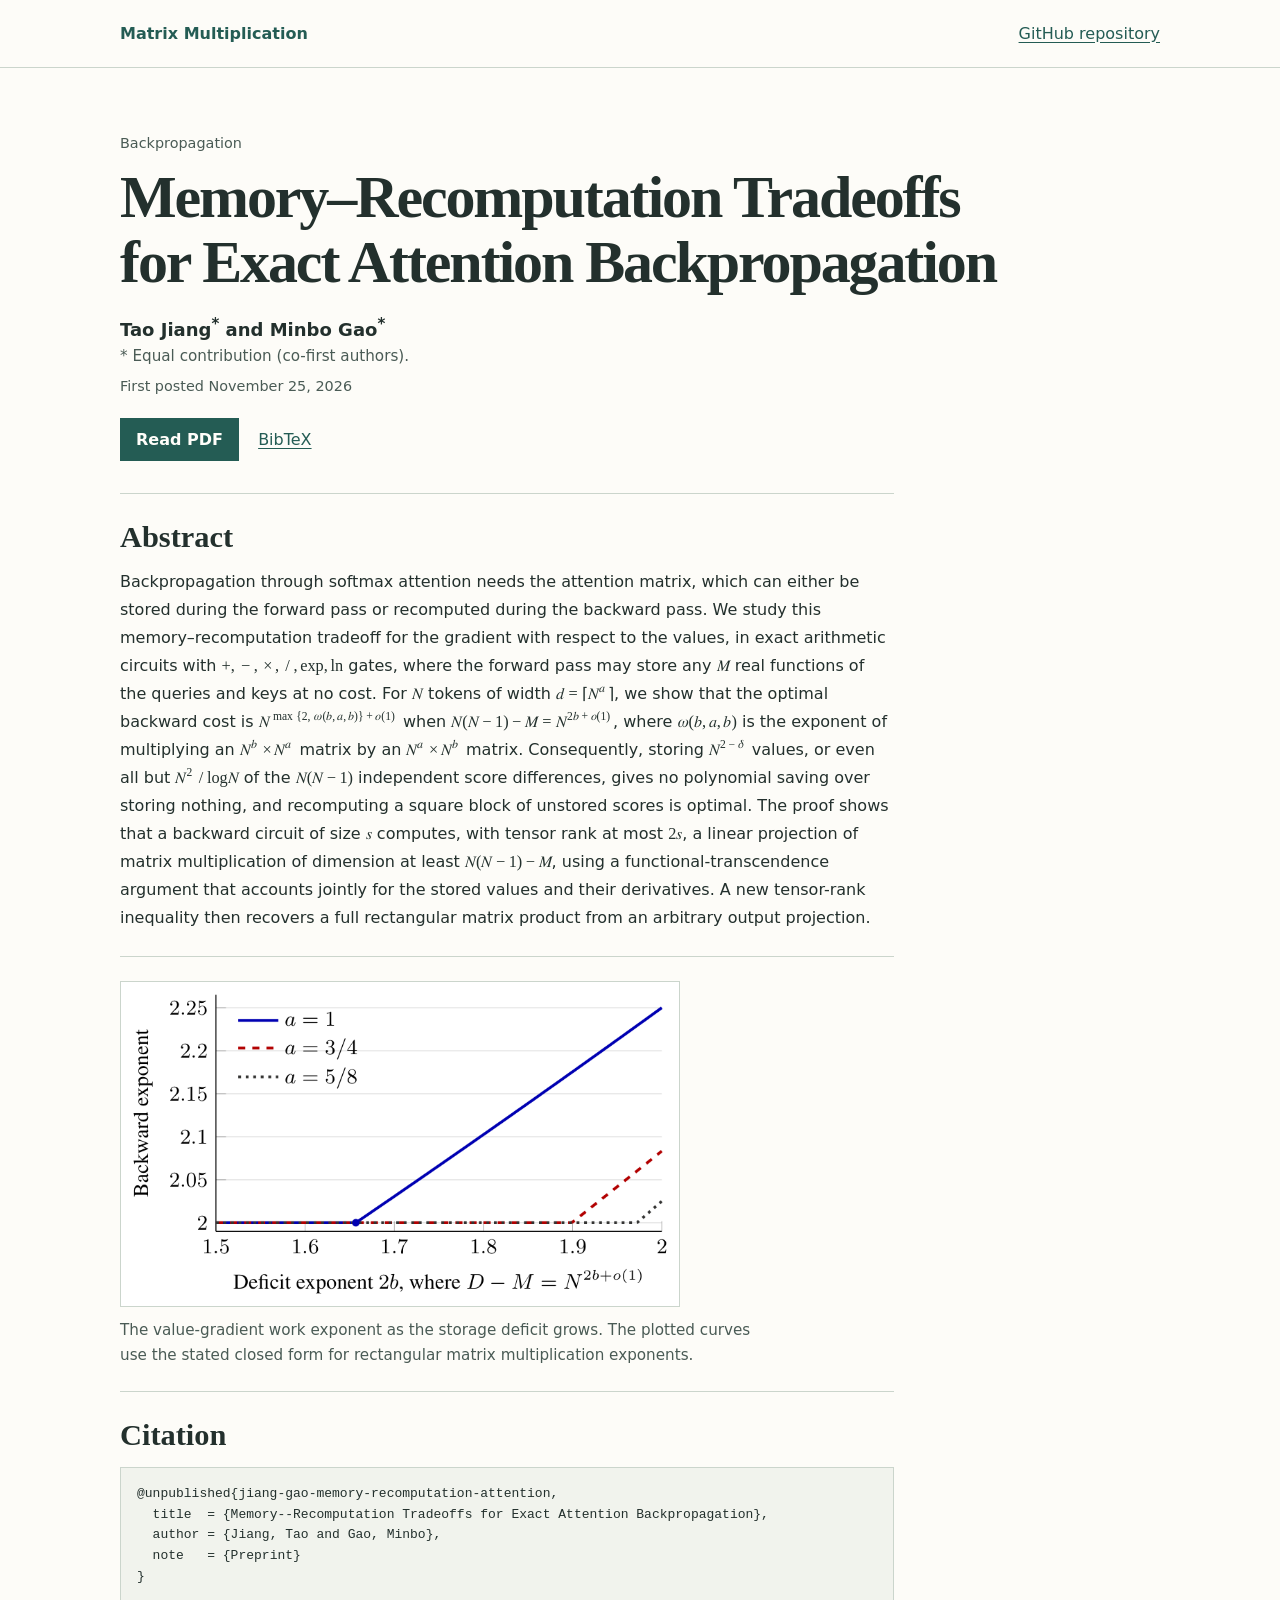
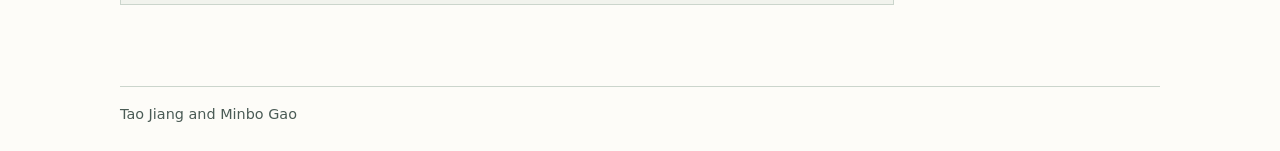
<file: preprints/memory-recomputation-attention/index.html>
<!doctype html>
<html lang="en">
<head>
  <meta charset="utf-8">
  <meta name="viewport" content="width=device-width, initial-scale=1">
  <meta name="color-scheme" content="light dark">
  <title>Memory–Recomputation Tradeoffs for Exact Attention Backpropagation</title>
  <link rel="canonical" href="https://jiangxioabai.github.io/matrix-multiplication-complexity/preprints/memory-recomputation-attention/">
  <link rel="stylesheet" href="../../assets/pages.css">
  <meta name="description" content="Abstract and PDF of Memory–Recomputation Tradeoffs for Exact Attention Backpropagation, a preprint by Tao Jiang and Minbo Gao.">
  <meta name="citation_title" content="Memory–Recomputation Tradeoffs for Exact Attention Backpropagation">
  <meta name="citation_author" content="Tao Jiang">
  <meta name="citation_author" content="Minbo Gao">
  <meta name="citation_publication_date" content="2026/11/25">
  <meta name="citation_pdf_url" content="https://jiangxioabai.github.io/matrix-multiplication-complexity/preprints/memory-recomputation-attention/paper.pdf">
</head>
<body>
  <a class="skip" href="#main">Skip to content</a>
  <header class="masthead">
    <nav class="shell nav" aria-label="Site navigation">
      <a class="brand" href="../../">Matrix Multiplication</a>
      <a href="https://github.com/jiangxioabai/matrix-multiplication-complexity">GitHub repository</a>
    </nav>
  </header>
  <main id="main" class="shell paper">
    <header class="paper-heading">
      <p class="kicker">Backpropagation</p>
      <h1>Memory–Recomputation Tradeoffs for Exact Attention Backpropagation</h1>
      <p class="authors">Tao Jiang<sup>*</sup> and Minbo Gao<sup>*</sup></p>
      <p class="credit">* Equal contribution (co-first authors).</p>
      <p class="publication-date">First posted <time datetime="2026-11-25">November 25, 2026</time></p>
      <div class="paper-links">
        <a class="action" href="paper.pdf" type="application/pdf">Read PDF</a>
        <a href="#citation">BibTeX</a>
      </div>
    </header>
    <section class="reading" aria-labelledby="abstract">
      <h2 id="abstract">Abstract</h2>
      <p>Backpropagation through softmax attention needs the attention matrix, which can either be stored during the forward pass or recomputed during the backward pass. We study this memory–recomputation tradeoff for the gradient with respect to the values, in exact arithmetic circuits with <math xmlns="http://www.w3.org/1998/Math/MathML" display="inline"><mrow><mo>&#x0002B;</mo><mo>&#x0002C;</mo><mo>&#x02212;</mo><mo>&#x0002C;</mo><mo>&#x000D7;</mo><mo>&#x0002C;</mo><mo>&#x0002F;</mo><mo>&#x0002C;</mo><mi>exp</mi><mo>&#x0002C;</mo><mi>ln</mi></mrow></math> gates, where the forward pass may store any <math xmlns="http://www.w3.org/1998/Math/MathML" display="inline"><mrow><mi>M</mi></mrow></math> real functions of the queries and keys at no cost. For <math xmlns="http://www.w3.org/1998/Math/MathML" display="inline"><mrow><mi>N</mi></mrow></math> tokens of width <math xmlns="http://www.w3.org/1998/Math/MathML" display="inline"><mrow><mi>d</mi><mo>&#x0003D;</mo><mi>&#x02308;</mi><msup><mi>N</mi><mi>a</mi></msup><mi>&#x02309;</mi></mrow></math>, we show that the optimal backward cost is <math xmlns="http://www.w3.org/1998/Math/MathML" display="inline"><mrow><msup><mi>N</mi><mrow><mo>max</mo><mo stretchy="false">&#x0007B;</mo><mn>2</mn><mo>&#x0002C;</mo><mspace width="0.167em" /><mi>&#x003C9;</mi><mo stretchy="false">&#x00028;</mo><mi>b</mi><mo>&#x0002C;</mo><mi>a</mi><mo>&#x0002C;</mo><mi>b</mi><mo stretchy="false">&#x00029;</mo><mo stretchy="false">&#x0007D;</mo><mo>&#x0002B;</mo><mi>o</mi><mo stretchy="false">&#x00028;</mo><mn>1</mn><mo stretchy="false">&#x00029;</mo></mrow></msup></mrow></math> when <math xmlns="http://www.w3.org/1998/Math/MathML" display="inline"><mrow><mi>N</mi><mo stretchy="false">&#x00028;</mo><mi>N</mi><mo>&#x02212;</mo><mn>1</mn><mo stretchy="false">&#x00029;</mo><mo>&#x02212;</mo><mi>M</mi><mo>&#x0003D;</mo><msup><mi>N</mi><mrow><mn>2</mn><mi>b</mi><mo>&#x0002B;</mo><mi>o</mi><mo stretchy="false">&#x00028;</mo><mn>1</mn><mo stretchy="false">&#x00029;</mo></mrow></msup></mrow></math>, where <math xmlns="http://www.w3.org/1998/Math/MathML" display="inline"><mrow><mi>&#x003C9;</mi><mo stretchy="false">&#x00028;</mo><mi>b</mi><mo>&#x0002C;</mo><mi>a</mi><mo>&#x0002C;</mo><mi>b</mi><mo stretchy="false">&#x00029;</mo></mrow></math> is the exponent of multiplying an <math xmlns="http://www.w3.org/1998/Math/MathML" display="inline"><mrow><msup><mi>N</mi><mi>b</mi></msup><mo>&#x000D7;</mo><msup><mi>N</mi><mi>a</mi></msup></mrow></math> matrix by an <math xmlns="http://www.w3.org/1998/Math/MathML" display="inline"><mrow><msup><mi>N</mi><mi>a</mi></msup><mo>&#x000D7;</mo><msup><mi>N</mi><mi>b</mi></msup></mrow></math> matrix. Consequently, storing <math xmlns="http://www.w3.org/1998/Math/MathML" display="inline"><mrow><msup><mi>N</mi><mrow><mn>2</mn><mo>&#x02212;</mo><mi>&#x003B4;</mi></mrow></msup></mrow></math> values, or even all but <math xmlns="http://www.w3.org/1998/Math/MathML" display="inline"><mrow><msup><mi>N</mi><mn>2</mn></msup><mo>&#x0002F;</mo><mi>log</mi><mi>N</mi></mrow></math> of the <math xmlns="http://www.w3.org/1998/Math/MathML" display="inline"><mrow><mi>N</mi><mo stretchy="false">&#x00028;</mo><mi>N</mi><mo>&#x02212;</mo><mn>1</mn><mo stretchy="false">&#x00029;</mo></mrow></math> independent score differences, gives no polynomial saving over storing nothing, and recomputing a square block of unstored scores is optimal. The proof shows that a backward circuit of size <math xmlns="http://www.w3.org/1998/Math/MathML" display="inline"><mrow><mi>s</mi></mrow></math> computes, with tensor rank at most <math xmlns="http://www.w3.org/1998/Math/MathML" display="inline"><mrow><mn>2</mn><mi>s</mi></mrow></math>, a linear projection of matrix multiplication of dimension at least <math xmlns="http://www.w3.org/1998/Math/MathML" display="inline"><mrow><mi>N</mi><mo stretchy="false">&#x00028;</mo><mi>N</mi><mo>&#x02212;</mo><mn>1</mn><mo stretchy="false">&#x00029;</mo><mo>&#x02212;</mo><mi>M</mi></mrow></math>, using a functional-transcendence argument that accounts jointly for the stored values and their derivatives. A new tensor-rank inequality then recovers a full rectangular matrix product from an arbitrary output projection.</p>
    </section>
    <figure class="reading paper-figure" id="paper-figure">
      <img src="figure.png" width="805" height="467" loading="lazy" alt="Backward-pass exponent versus the number of unstored score differences">
      <figcaption>The value-gradient work exponent as the storage deficit grows. The plotted curves use the stated closed form for rectangular matrix multiplication exponents.</figcaption>
    </figure>
    <section class="reading citation" aria-labelledby="citation">
      <h2 id="citation">Citation</h2>
      <pre><code>@unpublished{jiang-gao-memory-recomputation-attention,
  title  = {Memory--Recomputation Tradeoffs for Exact Attention Backpropagation},
  author = {Jiang, Tao and Gao, Minbo},
  note   = {Preprint}
}</code></pre>
    </section>
  </main>
  <footer class="shell footer">Tao Jiang and Minbo Gao</footer>
</body>
</html>
</file>
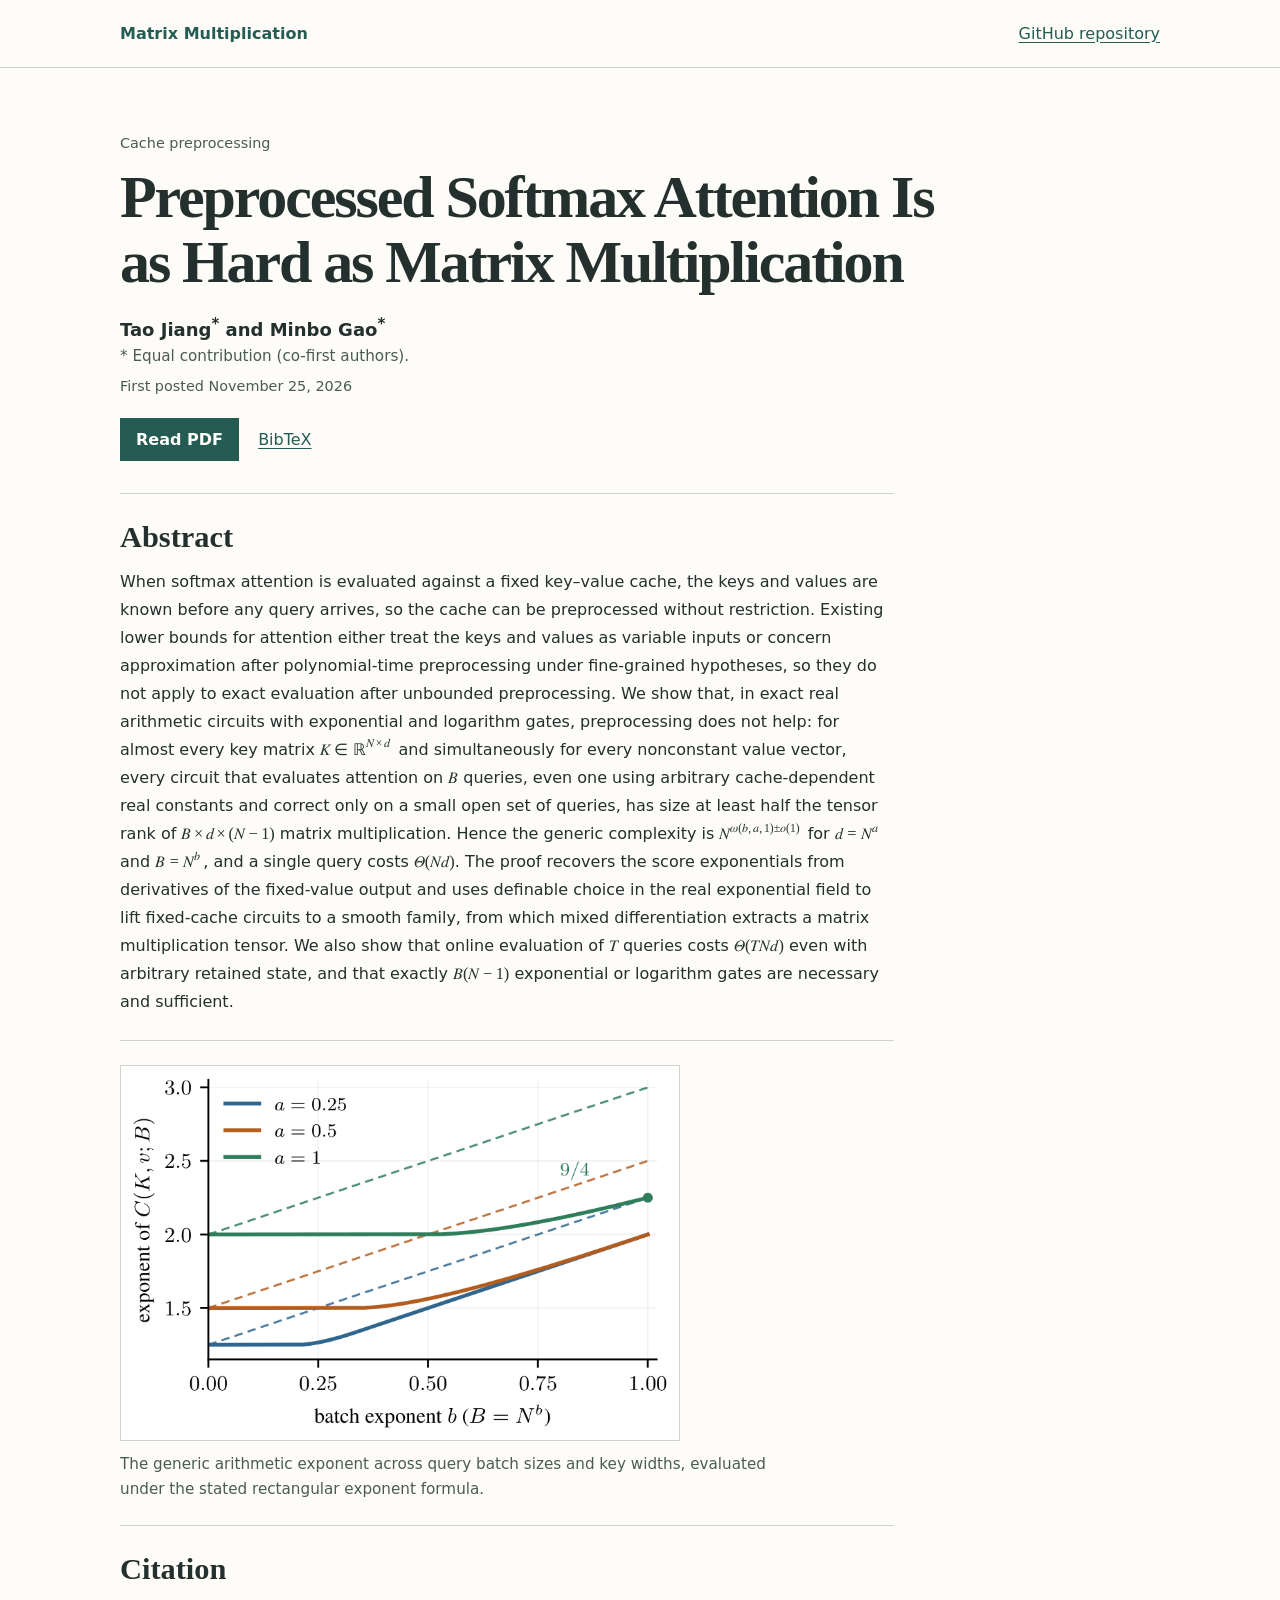
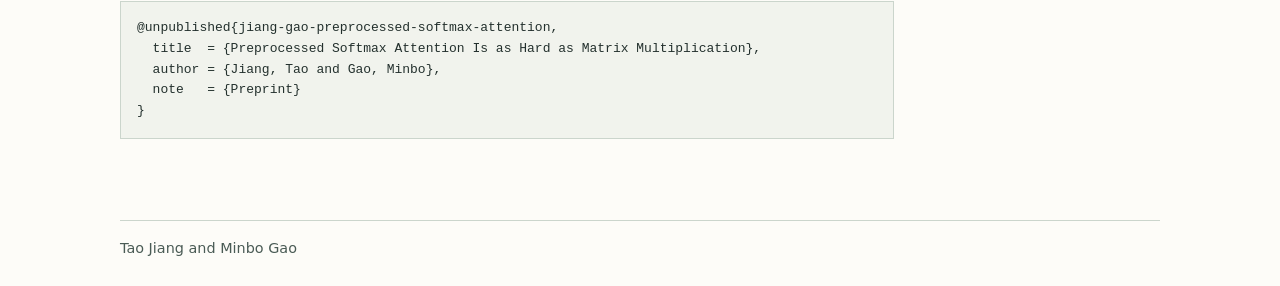
<file: preprints/preprocessed-softmax-attention/index.html>
<!doctype html>
<html lang="en">
<head>
  <meta charset="utf-8">
  <meta name="viewport" content="width=device-width, initial-scale=1">
  <meta name="color-scheme" content="light dark">
  <title>Preprocessed Softmax Attention Is as Hard as Matrix Multiplication</title>
  <link rel="canonical" href="https://jiangxioabai.github.io/matrix-multiplication-complexity/preprints/preprocessed-softmax-attention/">
  <link rel="stylesheet" href="../../assets/pages.css">
  <meta name="description" content="Abstract and PDF of Preprocessed Softmax Attention Is as Hard as Matrix Multiplication, a preprint by Tao Jiang and Minbo Gao.">
  <meta name="citation_title" content="Preprocessed Softmax Attention Is as Hard as Matrix Multiplication">
  <meta name="citation_author" content="Tao Jiang">
  <meta name="citation_author" content="Minbo Gao">
  <meta name="citation_publication_date" content="2026/11/25">
  <meta name="citation_pdf_url" content="https://jiangxioabai.github.io/matrix-multiplication-complexity/preprints/preprocessed-softmax-attention/paper.pdf">
</head>
<body>
  <a class="skip" href="#main">Skip to content</a>
  <header class="masthead">
    <nav class="shell nav" aria-label="Site navigation">
      <a class="brand" href="../../">Matrix Multiplication</a>
      <a href="https://github.com/jiangxioabai/matrix-multiplication-complexity">GitHub repository</a>
    </nav>
  </header>
  <main id="main" class="shell paper">
    <header class="paper-heading">
      <p class="kicker">Cache preprocessing</p>
      <h1>Preprocessed Softmax Attention Is as Hard as Matrix Multiplication</h1>
      <p class="authors">Tao Jiang<sup>*</sup> and Minbo Gao<sup>*</sup></p>
      <p class="credit">* Equal contribution (co-first authors).</p>
      <p class="publication-date">First posted <time datetime="2026-11-25">November 25, 2026</time></p>
      <div class="paper-links">
        <a class="action" href="paper.pdf" type="application/pdf">Read PDF</a>
        <a href="#citation">BibTeX</a>
      </div>
    </header>
    <section class="reading" aria-labelledby="abstract">
      <h2 id="abstract">Abstract</h2>
      <p>When softmax attention is evaluated against a fixed key–value cache, the keys and values are known before any query arrives, so the cache can be preprocessed without restriction. Existing lower bounds for attention either treat the keys and values as variable inputs or concern approximation after polynomial-time preprocessing under fine-grained hypotheses, so they do not apply to exact evaluation after unbounded preprocessing. We show that, in exact real arithmetic circuits with exponential and logarithm gates, preprocessing does not help: for almost every key matrix <math xmlns="http://www.w3.org/1998/Math/MathML" display="inline"><mrow><mi>K</mi><mo>&#x02208;</mo><msup><mi>&#x0211D;</mi><mrow><mi>N</mi><mo>&#x000D7;</mo><mi>d</mi></mrow></msup></mrow></math> and simultaneously for every nonconstant value vector, every circuit that evaluates attention on <math xmlns="http://www.w3.org/1998/Math/MathML" display="inline"><mrow><mi>B</mi></mrow></math> queries, even one using arbitrary cache-dependent real constants and correct only on a small open set of queries, has size at least half the tensor rank of <math xmlns="http://www.w3.org/1998/Math/MathML" display="inline"><mrow><mi>B</mi><mo>&#x000D7;</mo><mi>d</mi><mo>&#x000D7;</mo><mo stretchy="false">&#x00028;</mo><mi>N</mi><mo>&#x02212;</mo><mn>1</mn><mo stretchy="false">&#x00029;</mo></mrow></math> matrix multiplication. Hence the generic complexity is <math xmlns="http://www.w3.org/1998/Math/MathML" display="inline"><mrow><msup><mi>N</mi><mrow><mi>&#x003C9;</mi><mo stretchy="false">&#x00028;</mo><mi>b</mi><mo>&#x0002C;</mo><mi>a</mi><mo>&#x0002C;</mo><mn>1</mn><mo stretchy="false">&#x00029;</mo><mi>&#x000B1;</mi><mi>o</mi><mo stretchy="false">&#x00028;</mo><mn>1</mn><mo stretchy="false">&#x00029;</mo></mrow></msup></mrow></math> for <math xmlns="http://www.w3.org/1998/Math/MathML" display="inline"><mrow><mi>d</mi><mo>&#x0003D;</mo><msup><mi>N</mi><mi>a</mi></msup></mrow></math> and <math xmlns="http://www.w3.org/1998/Math/MathML" display="inline"><mrow><mi>B</mi><mo>&#x0003D;</mo><msup><mi>N</mi><mi>b</mi></msup></mrow></math>, and a single query costs <math xmlns="http://www.w3.org/1998/Math/MathML" display="inline"><mrow><mi>&#x00398;</mi><mo stretchy="false">&#x00028;</mo><mi>N</mi><mi>d</mi><mo stretchy="false">&#x00029;</mo></mrow></math>. The proof recovers the score exponentials from derivatives of the fixed-value output and uses definable choice in the real exponential field to lift fixed-cache circuits to a smooth family, from which mixed differentiation extracts a matrix multiplication tensor. We also show that online evaluation of <math xmlns="http://www.w3.org/1998/Math/MathML" display="inline"><mrow><mi>T</mi></mrow></math> queries costs <math xmlns="http://www.w3.org/1998/Math/MathML" display="inline"><mrow><mi>&#x00398;</mi><mo stretchy="false">&#x00028;</mo><mi>T</mi><mi>N</mi><mi>d</mi><mo stretchy="false">&#x00029;</mo></mrow></math> even with arbitrary retained state, and that exactly <math xmlns="http://www.w3.org/1998/Math/MathML" display="inline"><mrow><mi>B</mi><mo stretchy="false">&#x00028;</mo><mi>N</mi><mo>&#x02212;</mo><mn>1</mn><mo stretchy="false">&#x00029;</mo></mrow></math> exponential or logarithm gates are necessary and sufficient.</p>
    </section>
    <figure class="reading paper-figure" id="paper-figure">
      <img src="figure.png" width="806" height="540" loading="lazy" alt="Arithmetic exponents versus query batch size for three key widths">
      <figcaption>The generic arithmetic exponent across query batch sizes and key widths, evaluated under the stated rectangular exponent formula.</figcaption>
    </figure>
    <section class="reading citation" aria-labelledby="citation">
      <h2 id="citation">Citation</h2>
      <pre><code>@unpublished{jiang-gao-preprocessed-softmax-attention,
  title  = {Preprocessed Softmax Attention Is as Hard as Matrix Multiplication},
  author = {Jiang, Tao and Gao, Minbo},
  note   = {Preprint}
}</code></pre>
    </section>
  </main>
  <footer class="shell footer">Tao Jiang and Minbo Gao</footer>
</body>
</html>
</file>
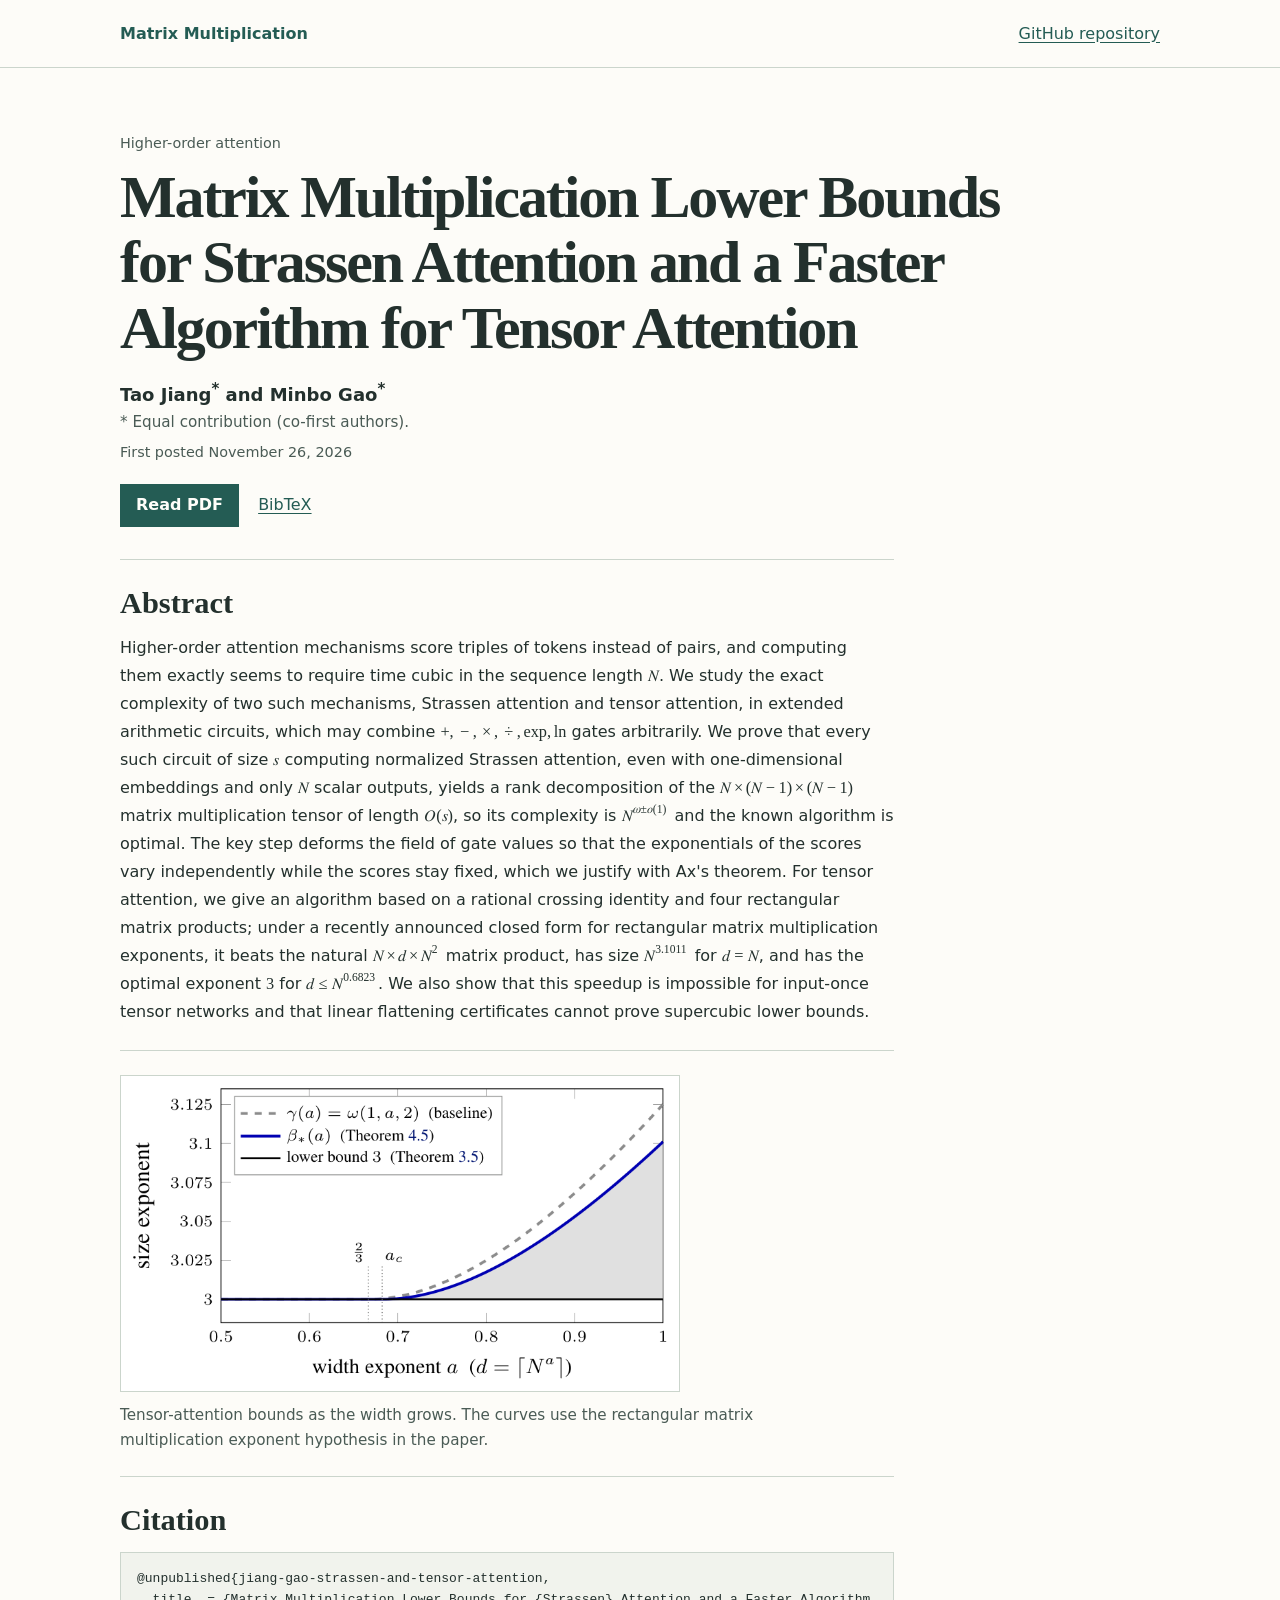
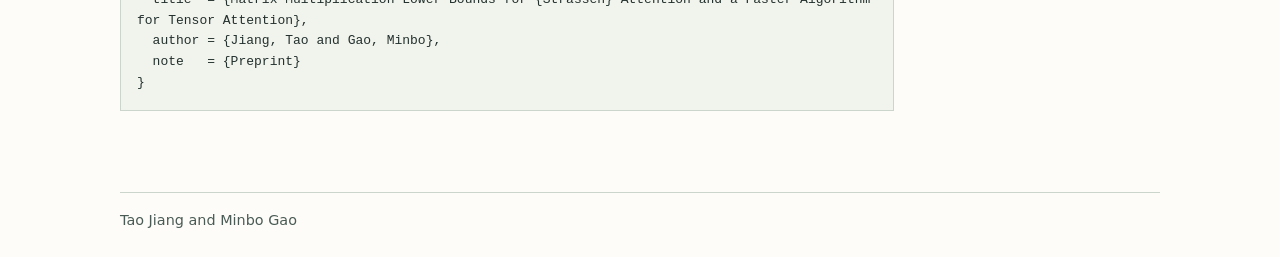
<file: preprints/strassen-and-tensor-attention/index.html>
<!doctype html>
<html lang="en">
<head>
  <meta charset="utf-8">
  <meta name="viewport" content="width=device-width, initial-scale=1">
  <meta name="color-scheme" content="light dark">
  <title>Matrix Multiplication Lower Bounds for Strassen Attention and a Faster Algorithm for Tensor Attention</title>
  <link rel="canonical" href="https://jiangxioabai.github.io/matrix-multiplication-complexity/preprints/strassen-and-tensor-attention/">
  <link rel="stylesheet" href="../../assets/pages.css">
  <meta name="description" content="Abstract and PDF of Matrix Multiplication Lower Bounds for Strassen Attention and a Faster Algorithm for Tensor Attention, a preprint by Tao Jiang and Minbo Gao.">
  <meta name="citation_title" content="Matrix Multiplication Lower Bounds for Strassen Attention and a Faster Algorithm for Tensor Attention">
  <meta name="citation_author" content="Tao Jiang">
  <meta name="citation_author" content="Minbo Gao">
  <meta name="citation_publication_date" content="2026/11/26">
  <meta name="citation_pdf_url" content="https://jiangxioabai.github.io/matrix-multiplication-complexity/preprints/strassen-and-tensor-attention/paper.pdf">
</head>
<body>
  <a class="skip" href="#main">Skip to content</a>
  <header class="masthead">
    <nav class="shell nav" aria-label="Site navigation">
      <a class="brand" href="../../">Matrix Multiplication</a>
      <a href="https://github.com/jiangxioabai/matrix-multiplication-complexity">GitHub repository</a>
    </nav>
  </header>
  <main id="main" class="shell paper">
    <header class="paper-heading">
      <p class="kicker">Higher-order attention</p>
      <h1>Matrix Multiplication Lower Bounds for Strassen Attention and a Faster Algorithm for Tensor Attention</h1>
      <p class="authors">Tao Jiang<sup>*</sup> and Minbo Gao<sup>*</sup></p>
      <p class="credit">* Equal contribution (co-first authors).</p>
      <p class="publication-date">First posted <time datetime="2026-11-26">November 26, 2026</time></p>
      <div class="paper-links">
        <a class="action" href="paper.pdf" type="application/pdf">Read PDF</a>
        <a href="#citation">BibTeX</a>
      </div>
    </header>
    <section class="reading" aria-labelledby="abstract">
      <h2 id="abstract">Abstract</h2>
      <p>Higher-order attention mechanisms score triples of tokens instead of pairs, and computing them exactly seems to require time cubic in the sequence length <math xmlns="http://www.w3.org/1998/Math/MathML" display="inline"><mrow><mi>N</mi></mrow></math>. We study the exact complexity of two such mechanisms, Strassen attention and tensor attention, in extended arithmetic circuits, which may combine <math xmlns="http://www.w3.org/1998/Math/MathML" display="inline"><mrow><mo>&#x0002B;</mo><mo>&#x0002C;</mo><mo>&#x02212;</mo><mo>&#x0002C;</mo><mo>&#x000D7;</mo><mo>&#x0002C;</mo><mo>&#x000F7;</mo><mo>&#x0002C;</mo><mi>exp</mi><mo>&#x0002C;</mo><mi>ln</mi></mrow></math> gates arbitrarily. We prove that every such circuit of size <math xmlns="http://www.w3.org/1998/Math/MathML" display="inline"><mrow><mi>s</mi></mrow></math> computing normalized Strassen attention, even with one-dimensional embeddings and only <math xmlns="http://www.w3.org/1998/Math/MathML" display="inline"><mrow><mi>N</mi></mrow></math> scalar outputs, yields a rank decomposition of the <math xmlns="http://www.w3.org/1998/Math/MathML" display="inline"><mrow><mi>N</mi><mo>&#x000D7;</mo><mo stretchy="false">&#x00028;</mo><mi>N</mi><mo>&#x02212;</mo><mn>1</mn><mo stretchy="false">&#x00029;</mo><mo>&#x000D7;</mo><mo stretchy="false">&#x00028;</mo><mi>N</mi><mo>&#x02212;</mo><mn>1</mn><mo stretchy="false">&#x00029;</mo></mrow></math> matrix multiplication tensor of length <math xmlns="http://www.w3.org/1998/Math/MathML" display="inline"><mrow><mi>O</mi><mo stretchy="false">&#x00028;</mo><mi>s</mi><mo stretchy="false">&#x00029;</mo></mrow></math>, so its complexity is <math xmlns="http://www.w3.org/1998/Math/MathML" display="inline"><mrow><msup><mi>N</mi><mrow><mi>&#x003C9;</mi><mi>&#x000B1;</mi><mi>o</mi><mo stretchy="false">&#x00028;</mo><mn>1</mn><mo stretchy="false">&#x00029;</mo></mrow></msup></mrow></math> and the known algorithm is optimal. The key step deforms the field of gate values so that the exponentials of the scores vary independently while the scores stay fixed, which we justify with Ax&#x27;s theorem. For tensor attention, we give an algorithm based on a rational crossing identity and four rectangular matrix products; under a recently announced closed form for rectangular matrix multiplication exponents, it beats the natural <math xmlns="http://www.w3.org/1998/Math/MathML" display="inline"><mrow><mi>N</mi><mo>&#x000D7;</mo><mi>d</mi><mo>&#x000D7;</mo><msup><mi>N</mi><mn>2</mn></msup></mrow></math> matrix product, has size <math xmlns="http://www.w3.org/1998/Math/MathML" display="inline"><mrow><msup><mi>N</mi><mrow><mn>3.1011</mn></mrow></msup></mrow></math> for <math xmlns="http://www.w3.org/1998/Math/MathML" display="inline"><mrow><mi>d</mi><mo>&#x0003D;</mo><mi>N</mi></mrow></math>, and has the optimal exponent <math xmlns="http://www.w3.org/1998/Math/MathML" display="inline"><mrow><mn>3</mn></mrow></math> for <math xmlns="http://www.w3.org/1998/Math/MathML" display="inline"><mrow><mi>d</mi><mo>&#x02264;</mo><msup><mi>N</mi><mrow><mn>0.6823</mn></mrow></msup></mrow></math>. We also show that this speedup is impossible for input-once tensor networks and that linear flattening certificates cannot prove supercubic lower bounds.</p>
    </section>
    <figure class="reading paper-figure" id="paper-figure">
      <img src="figure.png" width="812" height="459" loading="lazy" alt="Tensor-attention size exponent versus width exponent">
      <figcaption>Tensor-attention bounds as the width grows. The curves use the rectangular matrix multiplication exponent hypothesis in the paper.</figcaption>
    </figure>
    <section class="reading citation" aria-labelledby="citation">
      <h2 id="citation">Citation</h2>
      <pre><code>@unpublished{jiang-gao-strassen-and-tensor-attention,
  title  = {Matrix Multiplication Lower Bounds for {Strassen} Attention and a Faster Algorithm for Tensor Attention},
  author = {Jiang, Tao and Gao, Minbo},
  note   = {Preprint}
}</code></pre>
    </section>
  </main>
  <footer class="shell footer">Tao Jiang and Minbo Gao</footer>
</body>
</html>
</file>
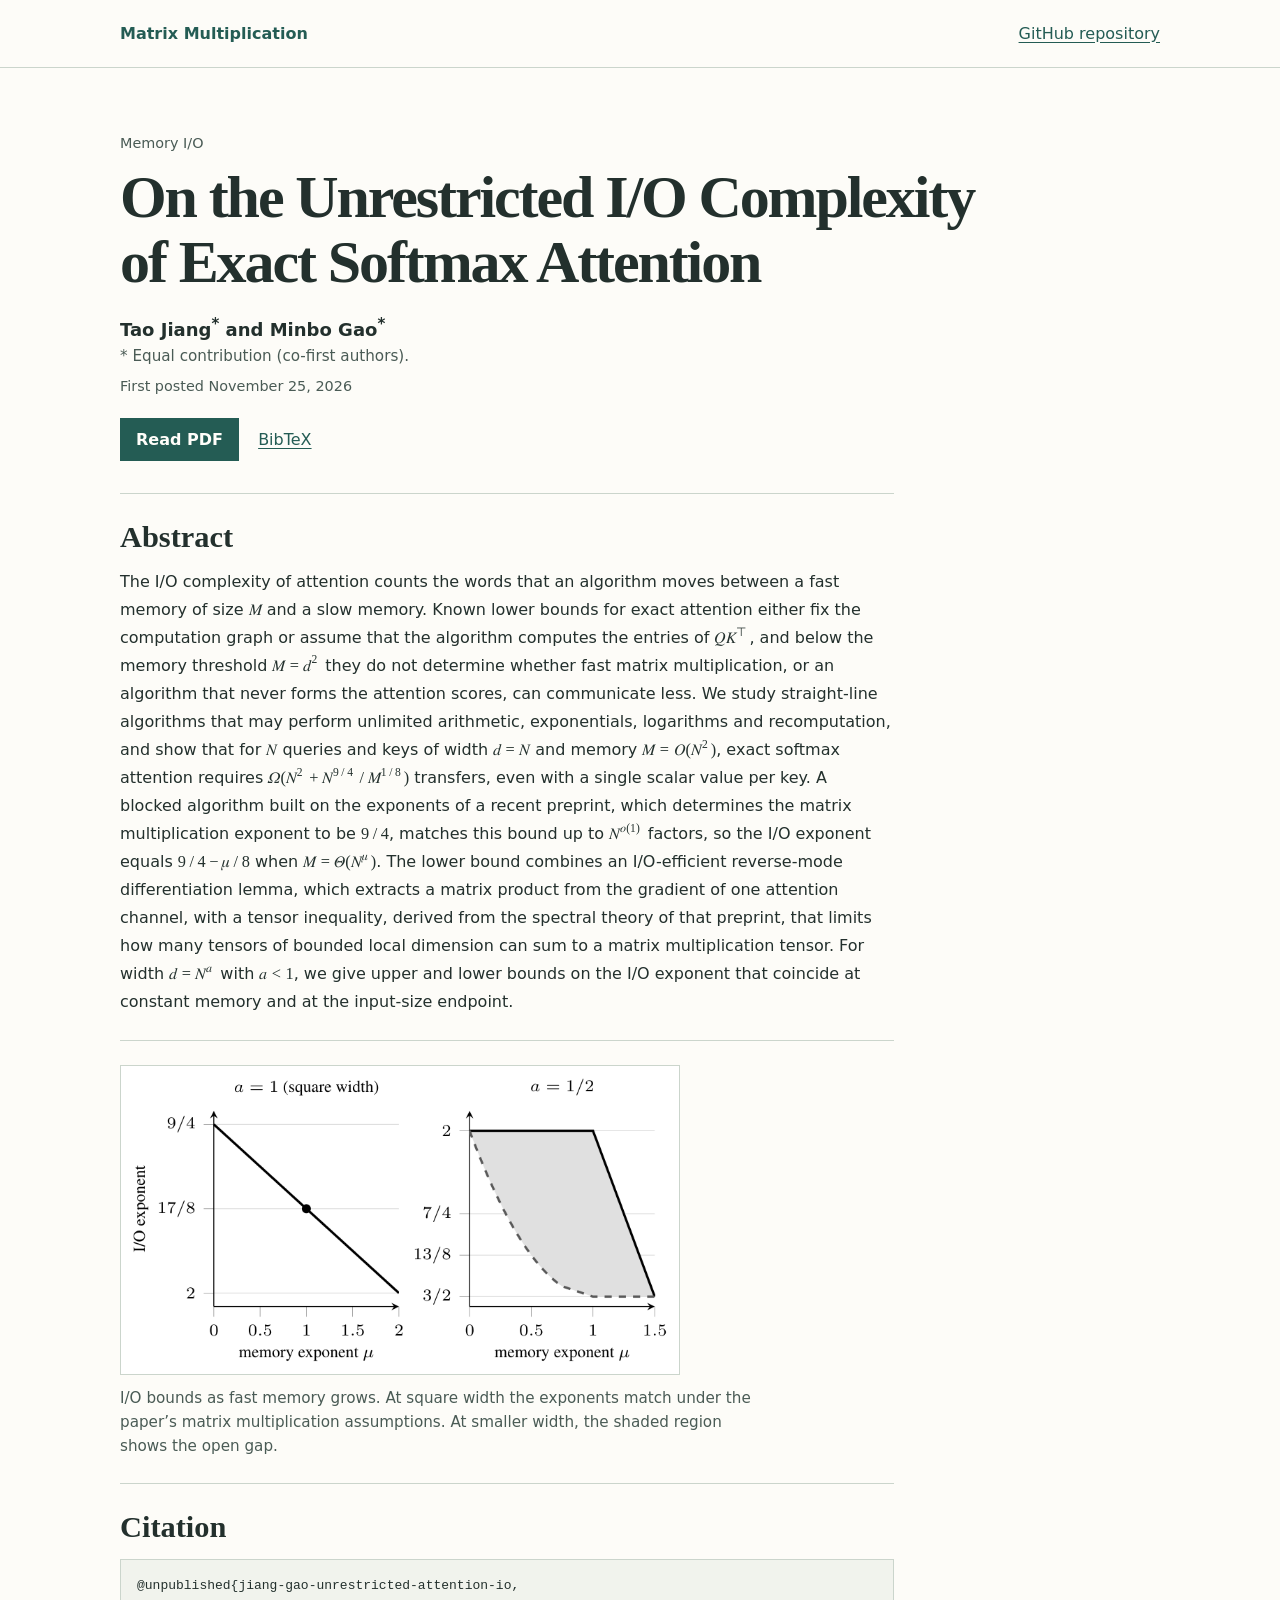
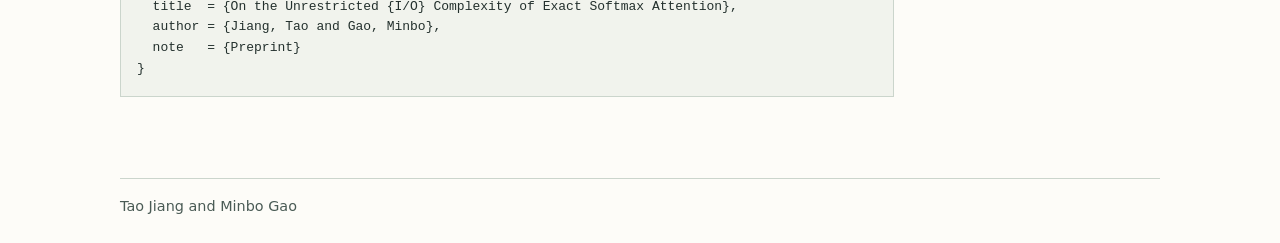
<file: preprints/unrestricted-attention-io/index.html>
<!doctype html>
<html lang="en">
<head>
  <meta charset="utf-8">
  <meta name="viewport" content="width=device-width, initial-scale=1">
  <meta name="color-scheme" content="light dark">
  <title>On the Unrestricted I/O Complexity of Exact Softmax Attention</title>
  <link rel="canonical" href="https://jiangxioabai.github.io/matrix-multiplication-complexity/preprints/unrestricted-attention-io/">
  <link rel="stylesheet" href="../../assets/pages.css">
  <meta name="description" content="Abstract and PDF of On the Unrestricted I/O Complexity of Exact Softmax Attention, a preprint by Tao Jiang and Minbo Gao.">
  <meta name="citation_title" content="On the Unrestricted I/O Complexity of Exact Softmax Attention">
  <meta name="citation_author" content="Tao Jiang">
  <meta name="citation_author" content="Minbo Gao">
  <meta name="citation_publication_date" content="2026/11/25">
  <meta name="citation_pdf_url" content="https://jiangxioabai.github.io/matrix-multiplication-complexity/preprints/unrestricted-attention-io/paper.pdf">
</head>
<body>
  <a class="skip" href="#main">Skip to content</a>
  <header class="masthead">
    <nav class="shell nav" aria-label="Site navigation">
      <a class="brand" href="../../">Matrix Multiplication</a>
      <a href="https://github.com/jiangxioabai/matrix-multiplication-complexity">GitHub repository</a>
    </nav>
  </header>
  <main id="main" class="shell paper">
    <header class="paper-heading">
      <p class="kicker">Memory I/O</p>
      <h1>On the Unrestricted I/O Complexity of Exact Softmax Attention</h1>
      <p class="authors">Tao Jiang<sup>*</sup> and Minbo Gao<sup>*</sup></p>
      <p class="credit">* Equal contribution (co-first authors).</p>
      <p class="publication-date">First posted <time datetime="2026-11-25">November 25, 2026</time></p>
      <div class="paper-links">
        <a class="action" href="paper.pdf" type="application/pdf">Read PDF</a>
        <a href="#citation">BibTeX</a>
      </div>
    </header>
    <section class="reading" aria-labelledby="abstract">
      <h2 id="abstract">Abstract</h2>
      <p>The I/O complexity of attention counts the words that an algorithm moves between a fast memory of size <math xmlns="http://www.w3.org/1998/Math/MathML" display="inline"><mrow><mi>M</mi></mrow></math> and a slow memory. Known lower bounds for exact attention either fix the computation graph or assume that the algorithm computes the entries of <math xmlns="http://www.w3.org/1998/Math/MathML" display="inline"><mrow><mi>Q</mi><msup><mi>K</mi><mo>&#x022A4;</mo></msup></mrow></math>, and below the memory threshold <math xmlns="http://www.w3.org/1998/Math/MathML" display="inline"><mrow><mi>M</mi><mo>&#x0003D;</mo><msup><mi>d</mi><mn>2</mn></msup></mrow></math> they do not determine whether fast matrix multiplication, or an algorithm that never forms the attention scores, can communicate less. We study straight-line algorithms that may perform unlimited arithmetic, exponentials, logarithms and recomputation, and show that for <math xmlns="http://www.w3.org/1998/Math/MathML" display="inline"><mrow><mi>N</mi></mrow></math> queries and keys of width <math xmlns="http://www.w3.org/1998/Math/MathML" display="inline"><mrow><mi>d</mi><mo>&#x0003D;</mo><mi>N</mi></mrow></math> and memory <math xmlns="http://www.w3.org/1998/Math/MathML" display="inline"><mrow><mi>M</mi><mo>&#x0003D;</mo><mi>O</mi><mo stretchy="false">&#x00028;</mo><msup><mi>N</mi><mn>2</mn></msup><mo stretchy="false">&#x00029;</mo></mrow></math>, exact softmax attention requires <math xmlns="http://www.w3.org/1998/Math/MathML" display="inline"><mrow><mi>&#x003A9;</mi><mo stretchy="false">&#x00028;</mo><msup><mi>N</mi><mn>2</mn></msup><mo>&#x0002B;</mo><msup><mi>N</mi><mrow><mn>9</mn><mo>&#x0002F;</mo><mn>4</mn></mrow></msup><mo>&#x0002F;</mo><msup><mi>M</mi><mrow><mn>1</mn><mo>&#x0002F;</mo><mn>8</mn></mrow></msup><mo stretchy="false">&#x00029;</mo></mrow></math> transfers, even with a single scalar value per key. A blocked algorithm built on the exponents of a recent preprint, which determines the matrix multiplication exponent to be <math xmlns="http://www.w3.org/1998/Math/MathML" display="inline"><mrow><mn>9</mn><mo>&#x0002F;</mo><mn>4</mn></mrow></math>, matches this bound up to <math xmlns="http://www.w3.org/1998/Math/MathML" display="inline"><mrow><msup><mi>N</mi><mrow><mi>o</mi><mo stretchy="false">&#x00028;</mo><mn>1</mn><mo stretchy="false">&#x00029;</mo></mrow></msup></mrow></math> factors, so the I/O exponent equals <math xmlns="http://www.w3.org/1998/Math/MathML" display="inline"><mrow><mn>9</mn><mo>&#x0002F;</mo><mn>4</mn><mo>&#x02212;</mo><mi>&#x003BC;</mi><mo>&#x0002F;</mo><mn>8</mn></mrow></math> when <math xmlns="http://www.w3.org/1998/Math/MathML" display="inline"><mrow><mi>M</mi><mo>&#x0003D;</mo><mi>&#x00398;</mi><mo stretchy="false">&#x00028;</mo><msup><mi>N</mi><mi>&#x003BC;</mi></msup><mo stretchy="false">&#x00029;</mo></mrow></math>. The lower bound combines an I/O-efficient reverse-mode differentiation lemma, which extracts a matrix product from the gradient of one attention channel, with a tensor inequality, derived from the spectral theory of that preprint, that limits how many tensors of bounded local dimension can sum to a matrix multiplication tensor. For width <math xmlns="http://www.w3.org/1998/Math/MathML" display="inline"><mrow><mi>d</mi><mo>&#x0003D;</mo><msup><mi>N</mi><mi>a</mi></msup></mrow></math> with <math xmlns="http://www.w3.org/1998/Math/MathML" display="inline"><mrow><mi>a</mi><mo>&#x0003C;</mo><mn>1</mn></mrow></math>, we give upper and lower bounds on the I/O exponent that coincide at constant memory and at the input-size endpoint.</p>
    </section>
    <figure class="reading paper-figure" id="paper-figure">
      <img src="figure.png" width="799" height="440" loading="lazy" alt="I/O exponents versus fast-memory size at square and smaller widths">
      <figcaption>I/O bounds as fast memory grows. At square width the exponents match under the paper’s matrix multiplication assumptions. At smaller width, the shaded region shows the open gap.</figcaption>
    </figure>
    <section class="reading citation" aria-labelledby="citation">
      <h2 id="citation">Citation</h2>
      <pre><code>@unpublished{jiang-gao-unrestricted-attention-io,
  title  = {On the Unrestricted {I/O} Complexity of Exact Softmax Attention},
  author = {Jiang, Tao and Gao, Minbo},
  note   = {Preprint}
}</code></pre>
    </section>
  </main>
  <footer class="shell footer">Tao Jiang and Minbo Gao</footer>
</body>
</html>
</file>
<file: assets/research.css>
:root {
  color-scheme: light;
  --paper: #fbfaf6;
  --ink: #252922;
  --muted: #53594e;
  --rule: #cec9bd;
  --subtle-rule: #dedacf;
  --accent: #773a31;
  --link: #68362d;
  --serif: Georgia, 'Times New Roman', serif;
  --sans: 'Segoe UI', system-ui, sans-serif;
  font: 100%/1.6 var(--sans);
}

*, *::before, *::after { box-sizing: border-box; }
html { scroll-padding-top: 1.5rem; }
body { margin: 0; color: var(--ink); background: var(--paper); }
a { color: var(--link); text-underline-offset: 0.21em; }
a:hover { text-decoration-thickness: 2px; }
a:focus-visible { outline: 2px solid var(--accent); outline-offset: 4px; }
img { display: block; max-inline-size: 100%; block-size: auto; }
h1, h2, h3, p, ul, figure { margin: 0; }
h1, h2, h3 { font-family: var(--serif); font-weight: 400; }
h2 { font-size: clamp(1.95rem, 3.6vw, 3rem); line-height: 1.08; letter-spacing: -0.025em; }
h3 { line-height: 1.22; }
math { font-size: 1.04em; }
.shell { width: min(100% - 5rem, 72rem); margin-inline: auto; }
.skip { position: fixed; z-index: 2; top: 0.75rem; left: 0.75rem; padding: 0.55rem 0.8rem; background: var(--paper); transform: translateY(-200%); }
.skip:focus { transform: none; }

.masthead { border-bottom: 1px solid var(--rule); }
.masthead-inner { display: flex; align-items: baseline; justify-content: space-between; gap: 0.65rem 1.8rem; padding-block: 1.3rem; }
.site-name { color: var(--ink); font-family: var(--serif); font-size: 1.15rem; line-height: 1.15; text-decoration: none; white-space: nowrap; }
.primary-nav { display: flex; flex-wrap: wrap; gap: 0.45rem 1.55rem; font-size: 0.88rem; }
.primary-nav a { color: var(--muted); text-decoration-thickness: 1px; }
.hero { display: grid; grid-template-columns: minmax(0, 1fr) minmax(15rem, 19rem); align-items: end; gap: 1.7rem 4rem; padding-block: clamp(3rem, 6vw, 5.3rem) clamp(2.2rem, 4vw, 3.1rem); }
.hero h1 { max-inline-size: 18ch; font-size: clamp(2.75rem, 6vw, 5.55rem); line-height: 0.99; letter-spacing: -0.059em; text-wrap: balance; }
.subtitle { margin-top: 1.4rem; color: var(--accent); font-family: var(--serif); font-size: clamp(1.14rem, 2.15vw, 1.53rem); line-height: 1.32; }
.byline { border-inline-start: 1px solid var(--rule); padding-inline-start: 1.35rem; padding-block: 0.12rem; }
.authors { display: flex; flex-wrap: wrap; gap: 0.18rem 0.55rem; font-family: var(--serif); font-size: 1.2rem; line-height: 1.25; }
.authors a { color: var(--ink); }
.authors sup { margin-inline-start: 0.11em; color: var(--accent); }
.credit, .affiliations { color: var(--muted); font-size: 0.87rem; line-height: 1.45; }
.credit { margin-block: 0.35rem 0.8rem; }
.affiliations + .affiliations { margin-top: 0.35rem; }
.overview { border-block-start: 1px solid var(--rule); display: grid; grid-template-columns: minmax(0, 1.2fr) minmax(0, 0.8fr); gap: 1rem 3.3rem; padding-block: 1.35rem 2.6rem; }
.question { max-inline-size: 39ch; font-family: var(--serif); font-size: clamp(1.28rem, 2.35vw, 1.68rem); line-height: 1.33; }
.overview-copy { color: var(--muted); max-inline-size: 51ch; font-size: 0.96rem; }

.research-map { border-block: 1px solid var(--rule); margin-block: 0 4.5rem; }
.map-heading { display: flex; flex-wrap: wrap; align-items: baseline; justify-content: space-between; gap: 0.45rem 1rem; padding-block: 1.12rem 0.95rem; }
.map-heading h2 { font-size: 1.7rem; }
.map-question { color: var(--muted); font-size: 0.9rem; }
.map-grid { display: grid; grid-template-columns: repeat(2, minmax(0, 1fr)); }
.map-theme { --theme: var(--accent); min-inline-size: 0; border-block-start: 1px solid var(--subtle-rule); padding-block: 1.1rem 1.25rem; }
.map-theme:nth-child(odd) { padding-inline-end: clamp(1rem, 4vw, 3.1rem); }
.map-theme:nth-child(even) { border-inline-start: 1px solid var(--subtle-rule); padding-inline-start: clamp(1rem, 4vw, 3.1rem); }
.map-theme h3 { display: grid; grid-template-columns: 2rem minmax(0, 1fr); align-items: baseline; gap: 0.17rem; font-size: clamp(1.16rem, 2.1vw, 1.43rem); }
.map-theme h3 a { color: var(--ink); text-decoration: none; }
.map-theme h3 a:hover { text-decoration: underline; }
.theme-index { color: var(--theme, var(--accent)); font-family: var(--sans); font-size: 0.71rem; font-weight: 650; letter-spacing: 0.08em; }
.map-theme ul { display: flex; flex-wrap: wrap; gap: 0.22rem 1.35rem; list-style: none; padding: 0; margin: 0.55rem 0 0 2.17rem; }
.map-theme li a { color: var(--theme); display: inline-block; padding-block: 0.1rem; font-size: 0.92rem; text-decoration-color: color-mix(in srgb, var(--theme) 55%, transparent); }
.theme-kernels { --theme: #773a31; }
.theme-resources { --theme: #3d6257; }
.theme-prediction { --theme: #425b78; }
.theme-learning { --theme: #745722; }

.section-heading { border-block-end: 1px solid var(--rule); padding-block-end: 0.9rem; }
.paper-theme { display: grid; grid-template-columns: minmax(12rem, 15.5rem) minmax(0, 1fr); gap: 1rem clamp(1.6rem, 5vw, 4.8rem); border-block-end: 1px solid var(--rule); padding-block: 1.85rem 2rem; }
.theme-heading { padding-top: 0.13rem; }
.theme-heading h3 { margin-block: 0.35rem 0.62rem; font-size: clamp(1.45rem, 3vw, 2rem); letter-spacing: -0.025em; }
.theme-heading p { max-inline-size: 28ch; color: var(--muted); font-size: 0.94rem; }
.paper-list { list-style: none; padding: 0; }
.paper-entry {
  display: grid;
  grid-template-columns: minmax(0, 1fr) min(34%, 18rem);
  align-items: center;
  gap: 1rem clamp(1rem, 2.25vw, 2rem);
  padding-block: 1.25rem;
}
.paper-entry + .paper-entry { border-block-start: 1px solid var(--subtle-rule); }
.paper-entry:first-child { padding-block-start: 0; }
.paper-entry:last-child { padding-block-end: 0; }
.paper-entry h4 { margin: 0; font-family: var(--serif); font-size: clamp(1.13rem, 2.3vw, 1.48rem); font-weight: 400; line-height: 1.27; }
.paper-entry h4 a { color: var(--ink); text-decoration-color: var(--rule); text-decoration-thickness: 1px; }
.paper-entry h4 a:hover { text-decoration-color: var(--accent); }
.paper-entry p { max-inline-size: 69ch; margin-top: 0.37rem; color: var(--muted); font-size: 0.93rem; }
.paper-links { display: flex; flex-wrap: wrap; gap: 0.22rem 1.25rem; margin-top: 0.48rem; font-size: 0.82rem; }
.paper-links a { display: inline-block; padding-block: 0.12rem; }
.paper-preview {
  display: block;
  outline: 1px solid var(--subtle-rule);
  background: white;
  cursor: zoom-in;
}
.paper-preview img { inline-size: 100%; }
.paper-preview:hover { outline-color: var(--accent); }

.research-connections, .background { margin-top: 4.5rem; }
.connection-grid { display: grid; grid-template-columns: repeat(3, minmax(0, 1fr)); gap: 1.2rem 2.35rem; padding-block: 1.65rem 1.8rem; }
.connection-grid h3 { margin-bottom: 0.52rem; font-size: 1.38rem; }
.connection-grid p { color: var(--muted); font-size: 0.93rem; }
.connection-figure { display: grid; grid-template-columns: minmax(0, 1.7fr) minmax(0, 1fr); gap: 1.1rem 2rem; align-items: center; border-block-start: 1px solid var(--rule); padding-block-start: 1.35rem; }
.connection-figure img { border: 1px solid var(--subtle-rule); background: white; }
.connection-figure figcaption { max-inline-size: 35ch; color: var(--muted); font-size: 0.9rem; }
.background-list { max-inline-size: 76ch; padding: 1.25rem 0 0 1.12rem; }
.background-list li + li { margin-top: 0.75rem; }
.background-list li { color: var(--muted); font-size: 0.93rem; }
.footer { margin-top: 4.15rem; padding-block: 1.1rem 1.5rem; border-block-start: 1px solid var(--rule); color: var(--muted); font-size: 0.88rem; }
.footer-inner { display: flex; justify-content: space-between; flex-wrap: wrap; gap: 0.45rem 1.4rem; }

@media (max-width: 62rem) {
  .shell { width: calc(100% - 3.25rem); }
  .hero { gap: 1.7rem 2rem; }
  .connection-grid { gap: 1rem 1.45rem; }
}

@media (max-width: 58rem) {
  .paper-theme { grid-template-columns: 1fr; }
  .theme-heading p { max-inline-size: 60ch; }
}

@media (max-width: 43rem) {
  .shell { width: calc(100% - 2rem); }
  .masthead-inner { display: grid; padding-block: 0.9rem; }
  .primary-nav { gap: 0.35rem 1.15rem; }
  .hero { grid-template-columns: 1fr; padding-block: 2.65rem 1.65rem; }
  .hero h1 { font-size: clamp(2.48rem, 9vw, 4rem); }
  .subtitle { margin-top: 0.85rem; }
  .byline { padding-inline-start: 0.85rem; }
  .credit { margin-bottom: 0.45rem; }
  .overview { grid-template-columns: 1fr; gap: 0.8rem; padding-block: 1.15rem 1.9rem; }
  .map-heading { display: grid; gap: 0.2rem; }
  .map-grid { grid-template-columns: 1fr; }
  .map-grid .map-theme { border-inline-start: 0; padding-inline: 0; padding-block: 0.85rem 1rem; }
  .map-theme ul { gap: 0.15rem 1.05rem; margin-top: 0.4rem; }
  .research-map { margin-bottom: 3.4rem; }
  .paper-theme { padding-block: 1.3rem 1.55rem; }
  .theme-heading p { max-inline-size: 43ch; }
  .paper-entry { grid-template-columns: 1fr; }
  .paper-entry:first-child { border-block-start: 1px solid var(--subtle-rule); padding-block-start: 0.8rem; }
  .paper-preview { inline-size: min(100%, 34rem); }
  .connection-grid, .connection-figure { grid-template-columns: 1fr; }
  .connection-figure figcaption { max-inline-size: 54ch; }
  .research-connections, .background, .footer { margin-top: 3.2rem; }
}

@media (prefers-color-scheme: dark) {
  :root {
    color-scheme: dark;
    --paper: #20231f;
    --ink: #f0ede3;
    --muted: #c6c9bb;
    --rule: #54574d;
    --subtle-rule: #42463d;
    --accent: #e8aa98;
    --link: #f0b4a2;
  }
  .theme-kernels { --theme: #e8aa98; }
  .theme-resources { --theme: #a8cabb; }
  .theme-prediction { --theme: #adc5e5; }
  .theme-learning { --theme: #e7ca88; }
}
</file>
<file: assets/pages.css>
:root {
  color-scheme: light dark;
  --paper: #fdfcf8;
  --text: #23302d;
  --muted: #4a5b55;
  --accent: #245c54;
  --rule: #cbd5cc;
  --panel: #f1f3ed;
  --button-text: #fffefa;
  font: 100%/1.6 system-ui, sans-serif;
}

@media (prefers-color-scheme: dark) {
  :root {
    --paper: #171e1b;
    --text: #edf0e9;
    --muted: #b4c3b9;
    --accent: #9ad0bc;
    --rule: #3c5046;
    --panel: #212d27;
    --button-text: #172921;
  }
}

*, *::before, *::after { box-sizing: border-box; }
body { margin: 0; color: var(--text); background: var(--paper); }
a { color: var(--accent); text-underline-offset: 0.18em; }
a:hover { text-decoration-thickness: 0.12em; }
a:focus-visible { outline: 2px solid var(--accent); outline-offset: 4px; }
img { max-width: 100%; height: auto; display: block; }
h1, h2, p, figure { margin: 0; }
h1, h2, .paper-title { font-family: Georgia, serif; }
h1 {
  max-width: 23ch;
  font-size: clamp(2.2rem, 5.7vw, 4.1rem);
  line-height: 1.09;
  letter-spacing: -0.035em;
  text-wrap: balance;
}
h2 { font-size: clamp(1.45rem, 3vw, 1.9rem); line-height: 1.25; }
.shell { width: min(100% - 2.5rem, 65rem); margin-inline: auto; }
.masthead { border-bottom: 1px solid var(--rule); }
.nav {
  min-height: 4.2rem;
  display: flex;
  flex-wrap: wrap;
  align-items: center;
  justify-content: space-between;
  gap: 0.5rem 1rem;
  padding-block: 0.6rem;
}
.brand { font-weight: 650; text-decoration: none; }
.skip {
  position: absolute;
  top: 0.5rem;
  left: 0.5rem;
  padding: 0.5rem 0.8rem;
  background: var(--paper);
  transform: translateY(-180%);
}
.skip:focus { z-index: 1; transform: none; }
.intro, .paper-heading { padding-block: clamp(2rem, 5vw, 4rem) 2rem; }
.authors { margin-top: 1rem; font-size: 1.125rem; font-weight: 650; }
.credit, .kicker, .paper-label, .footer { color: var(--muted); }
.credit { font-size: 0.95rem; }
.publication-date { margin-top: 0.4rem; color: var(--muted); font-size: 0.9rem; }
.site-description { max-width: 70ch; margin-top: 0.85rem; }
.kicker, .paper-label { font-size: 0.9rem; }
.kicker { margin-bottom: 0.6rem; }
.map { margin: 0 0 2.5rem; }
.map img { border: 1px solid var(--rule); }
.collection + .collection { margin-top: 2.6rem; }
.paper-list { list-style: none; padding: 0; margin: 0.8rem 0 0; }
.paper-list li {
  display: grid;
  grid-template-columns: minmax(0, 1fr) auto;
  gap: 0.9rem;
  align-items: center;
  border-top: 1px solid var(--rule);
  padding: 0.85rem 0;
}
.paper-list li:last-child { border-bottom: 1px solid var(--rule); }
.paper-title { font-size: clamp(1.18rem, 2.8vw, 1.5rem); line-height: 1.3; }
.pdf-link { padding: 0.35rem 0.15rem; }
.paper-heading h1 { max-width: 30ch; font-size: clamp(2rem, 5.2vw, 3.75rem); }
.paper-links { display: flex; flex-wrap: wrap; align-items: center; gap: 0.7rem 1.2rem; margin-top: 1.25rem; }
.action {
  padding: 0.55rem 1rem;
  color: var(--button-text);
  background: var(--accent);
  font-weight: 650;
  text-decoration: none;
}
.action:hover { text-decoration: underline; }
.reading { max-width: 76ch; border-top: 1px solid var(--rule); padding: 1.5rem 0; }
.reading p { margin-top: 0.75rem; line-height: 1.75; }
math { font-size: 1.02em; }
.paper-figure img { width: min(100%, 35rem); border: 1px solid var(--rule); }
.paper-figure figcaption { max-width: 67ch; margin-top: 0.7rem; color: var(--muted); font-size: 0.95rem; }
.citation pre {
  padding: 1rem;
  border: 1px solid var(--rule);
  background: var(--panel);
  overflow: auto;
  white-space: pre-wrap;
  overflow-wrap: anywhere;
}
.footer { border-top: 1px solid var(--rule); margin-top: 2.75rem; padding: 1rem 0 1.6rem; font-size: 0.9rem; }

@media (max-width: 31rem) {
  .shell { width: calc(100% - 2rem); }
  .nav { font-size: 0.94rem; }
  .map { margin-bottom: 1.75rem; }
}
</file>
